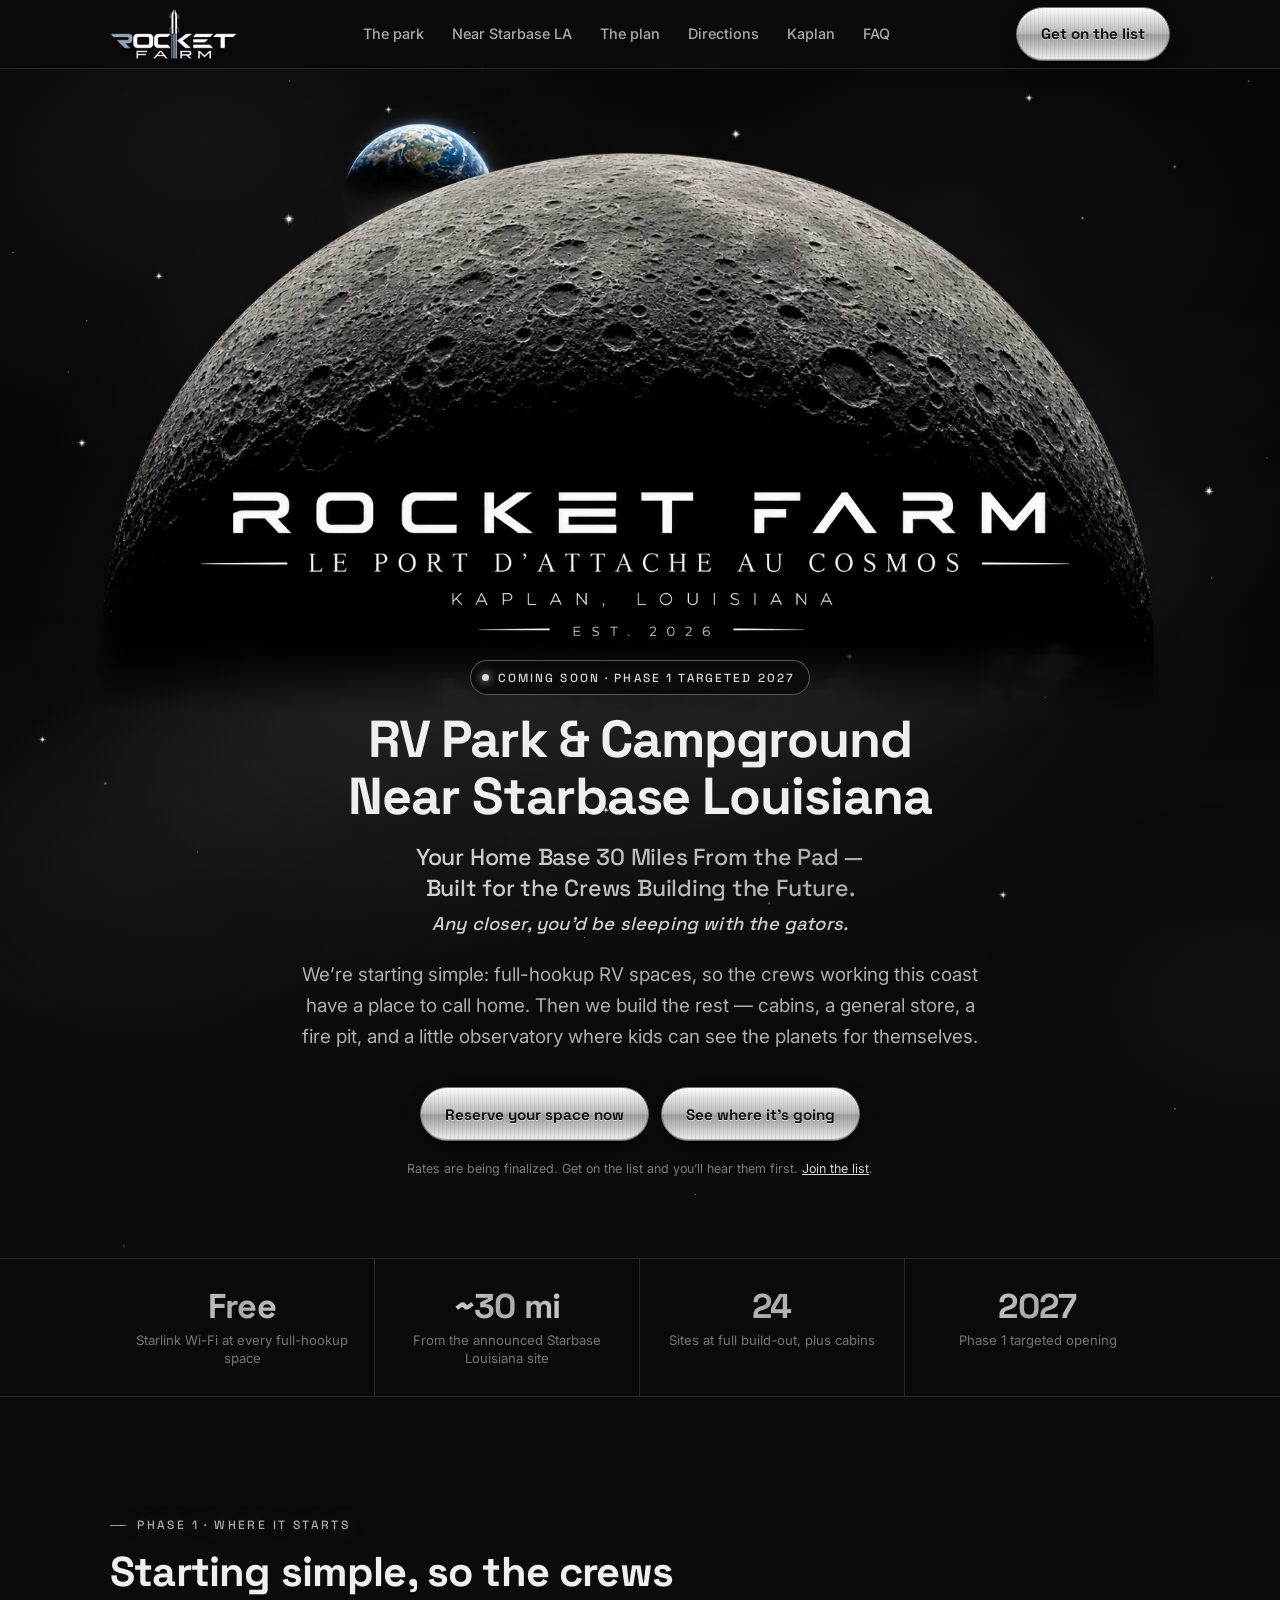
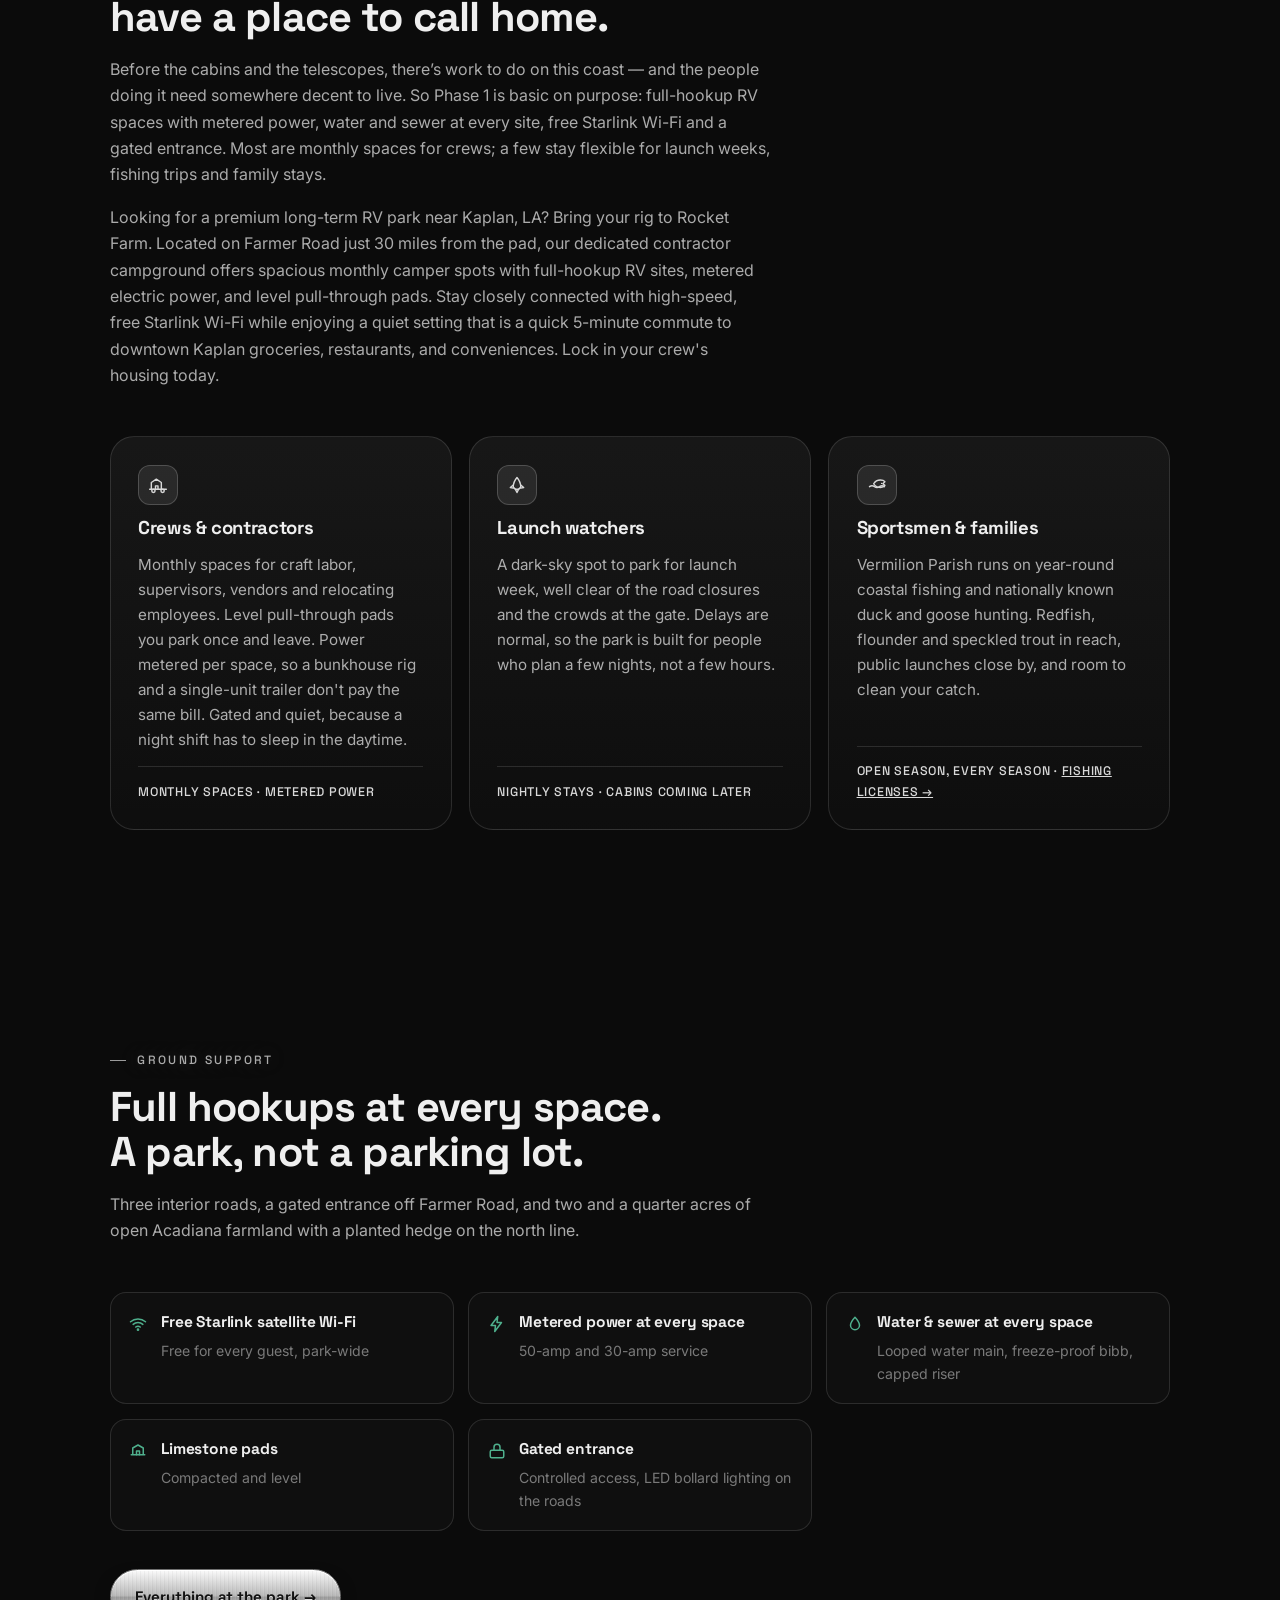
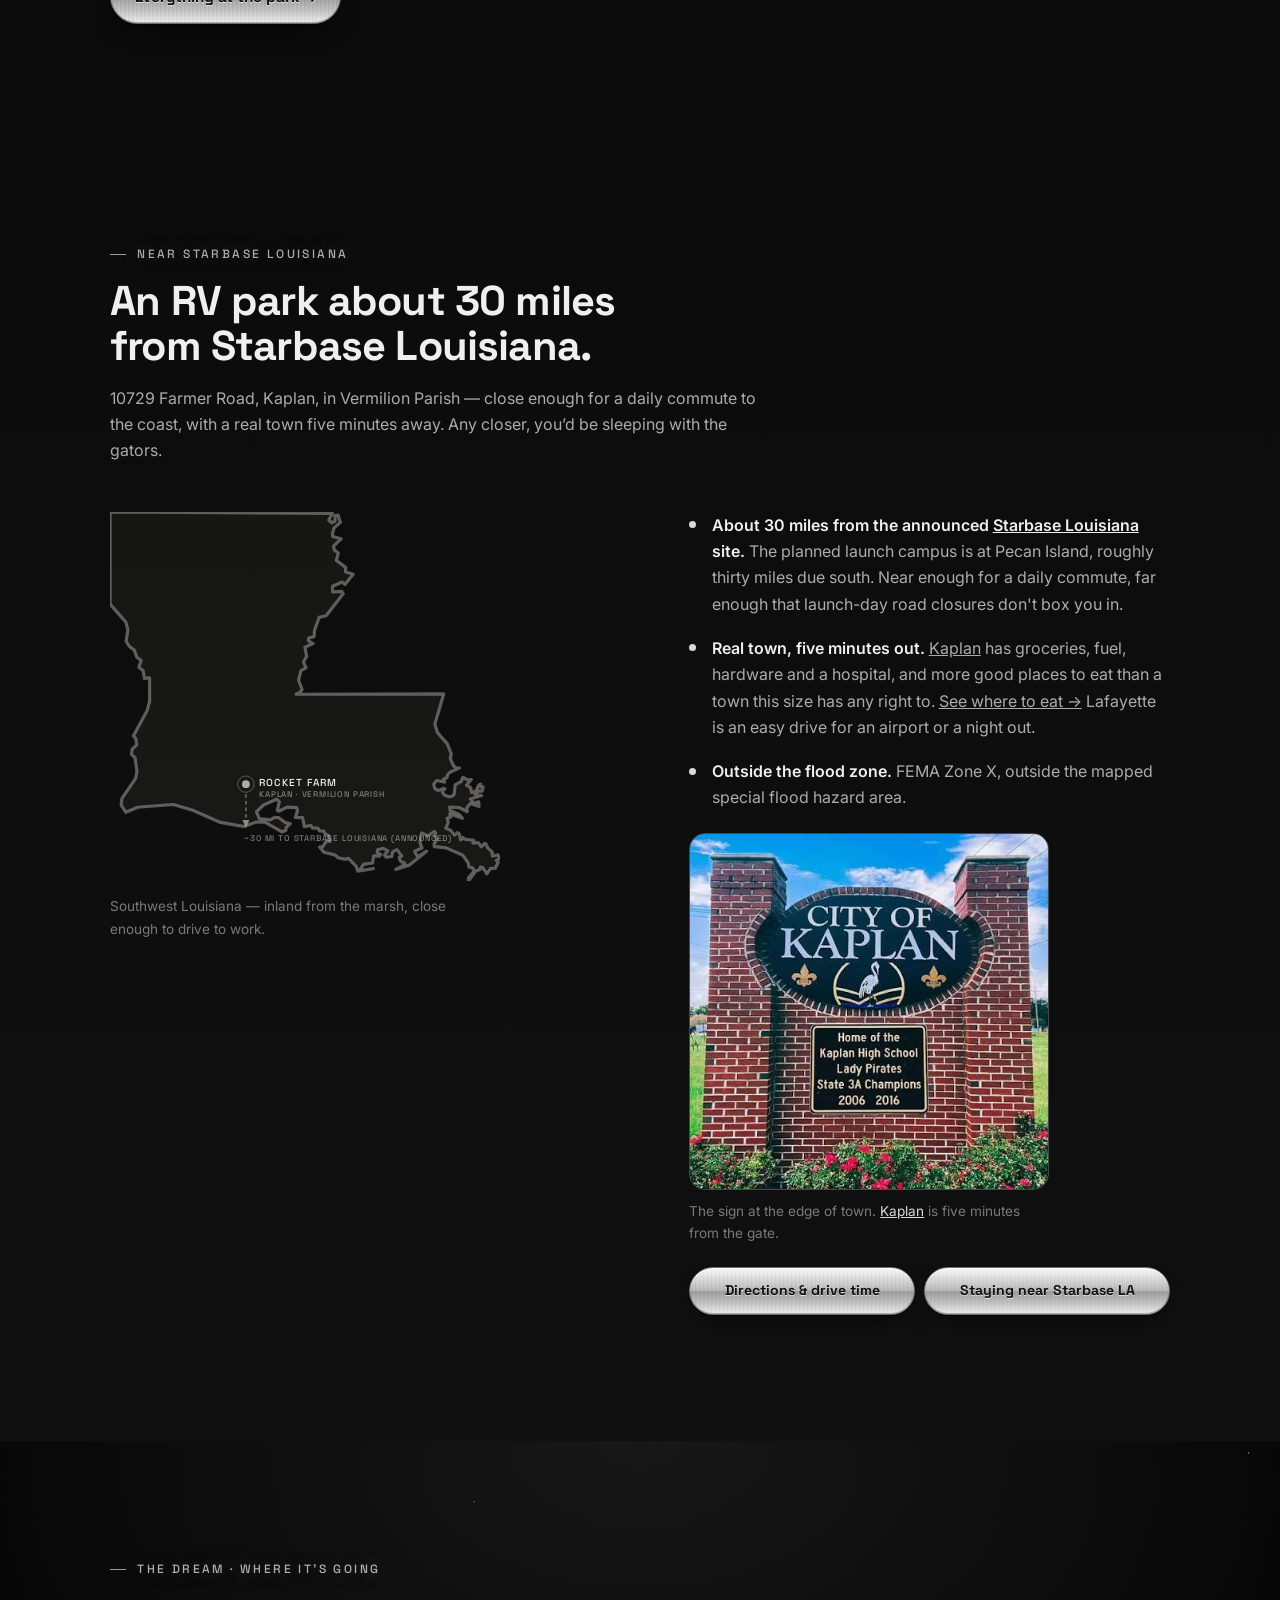
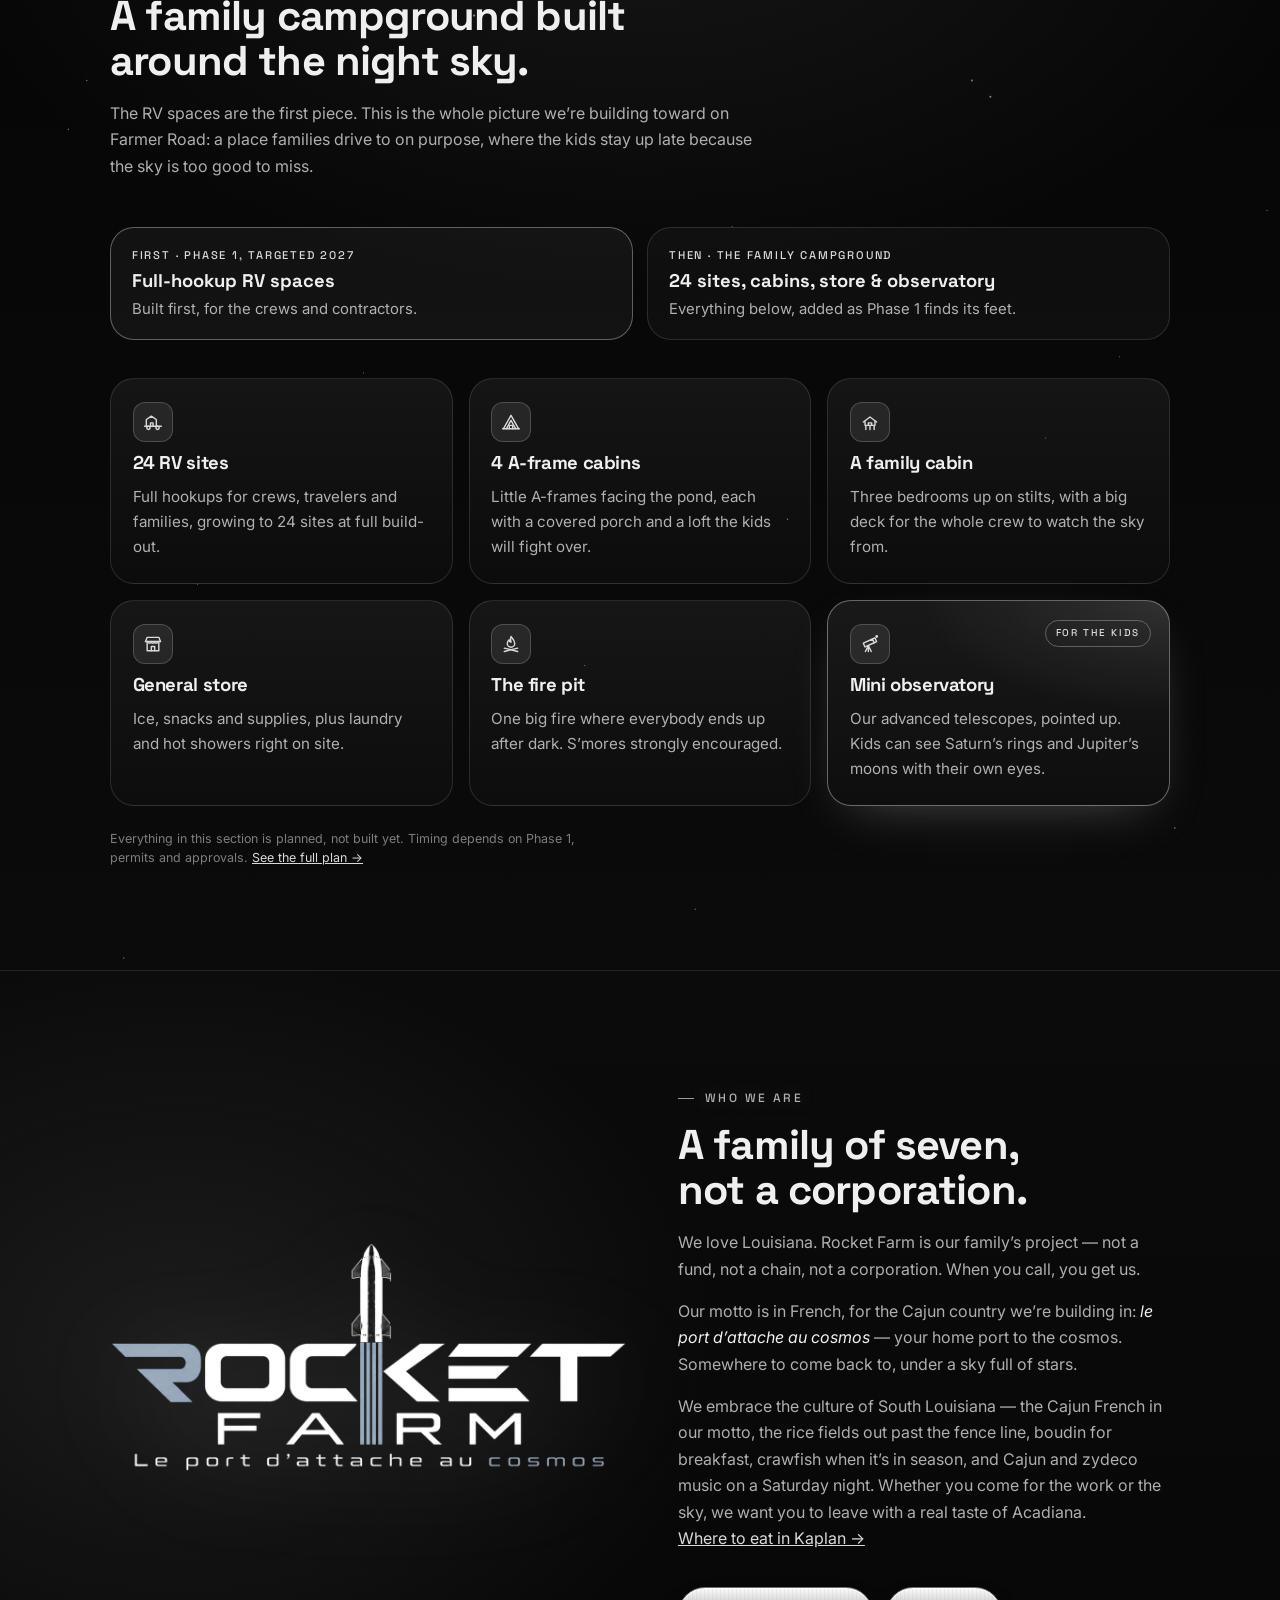
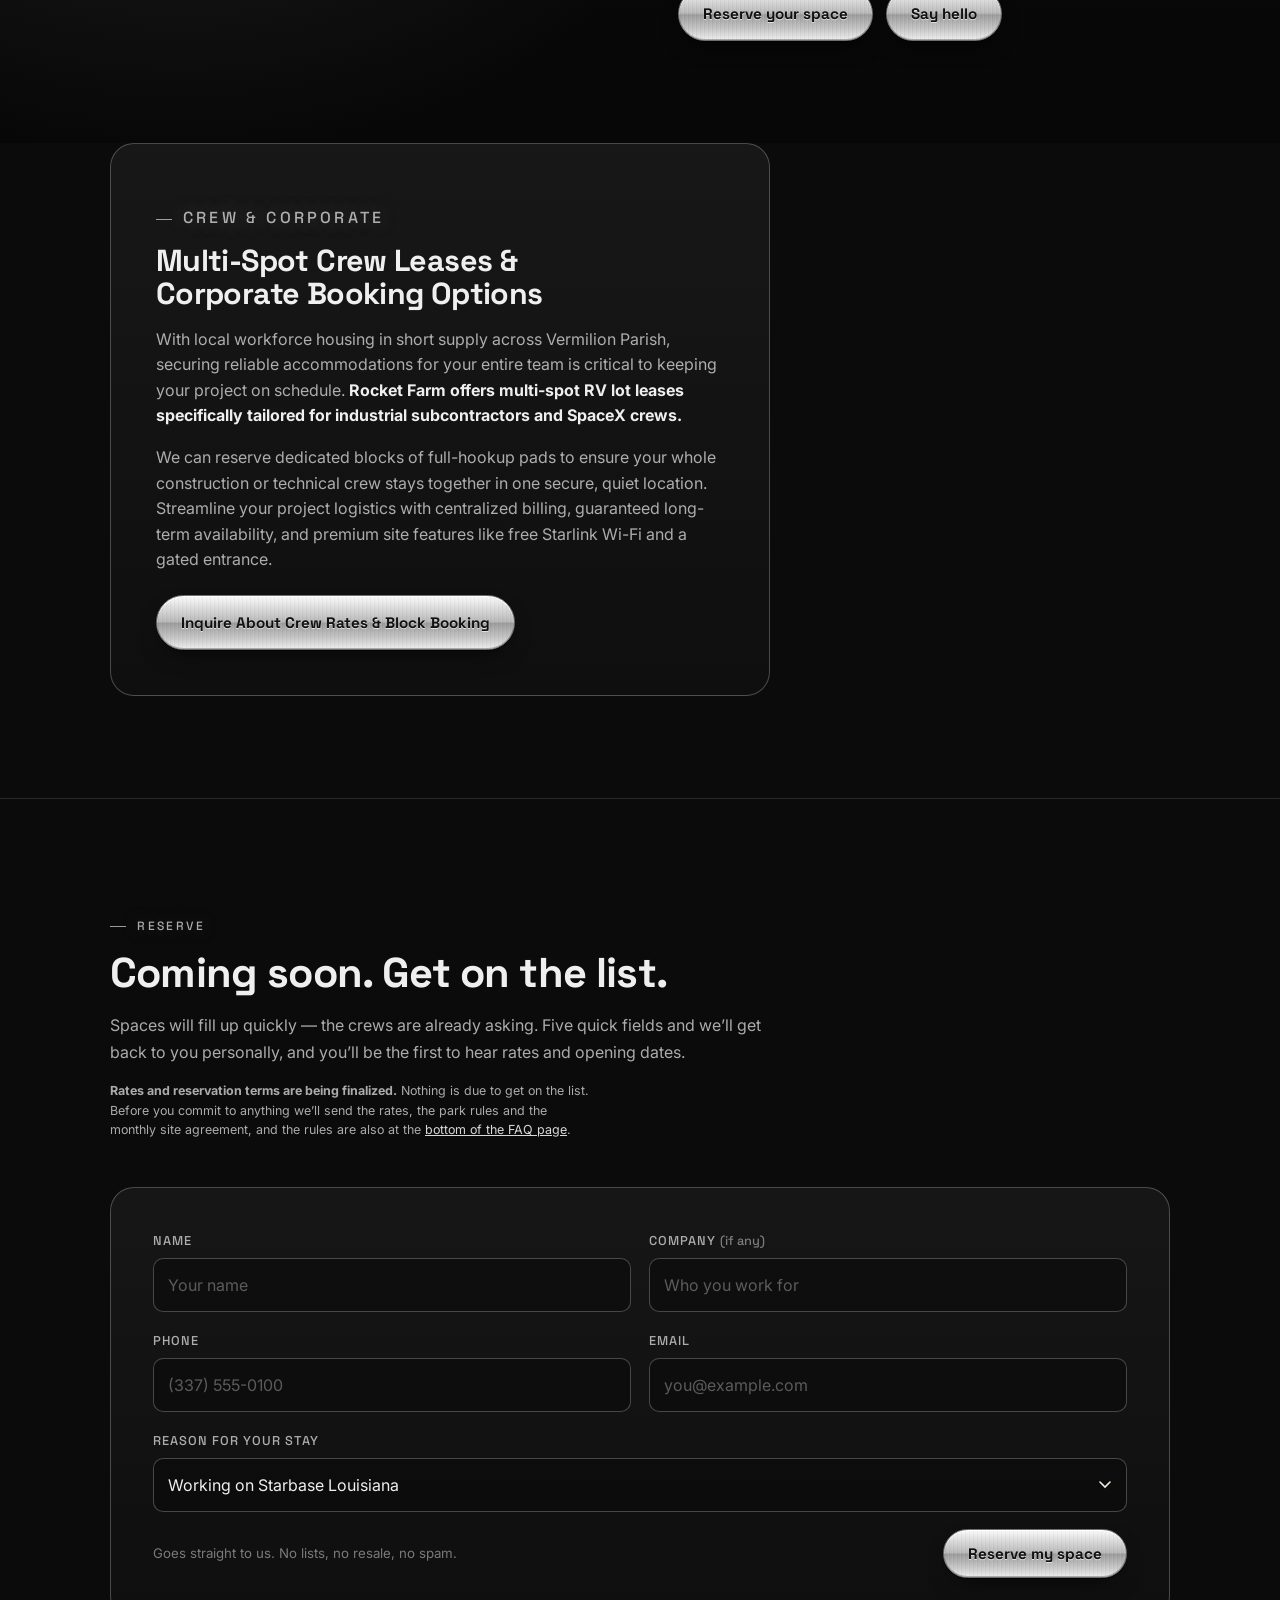
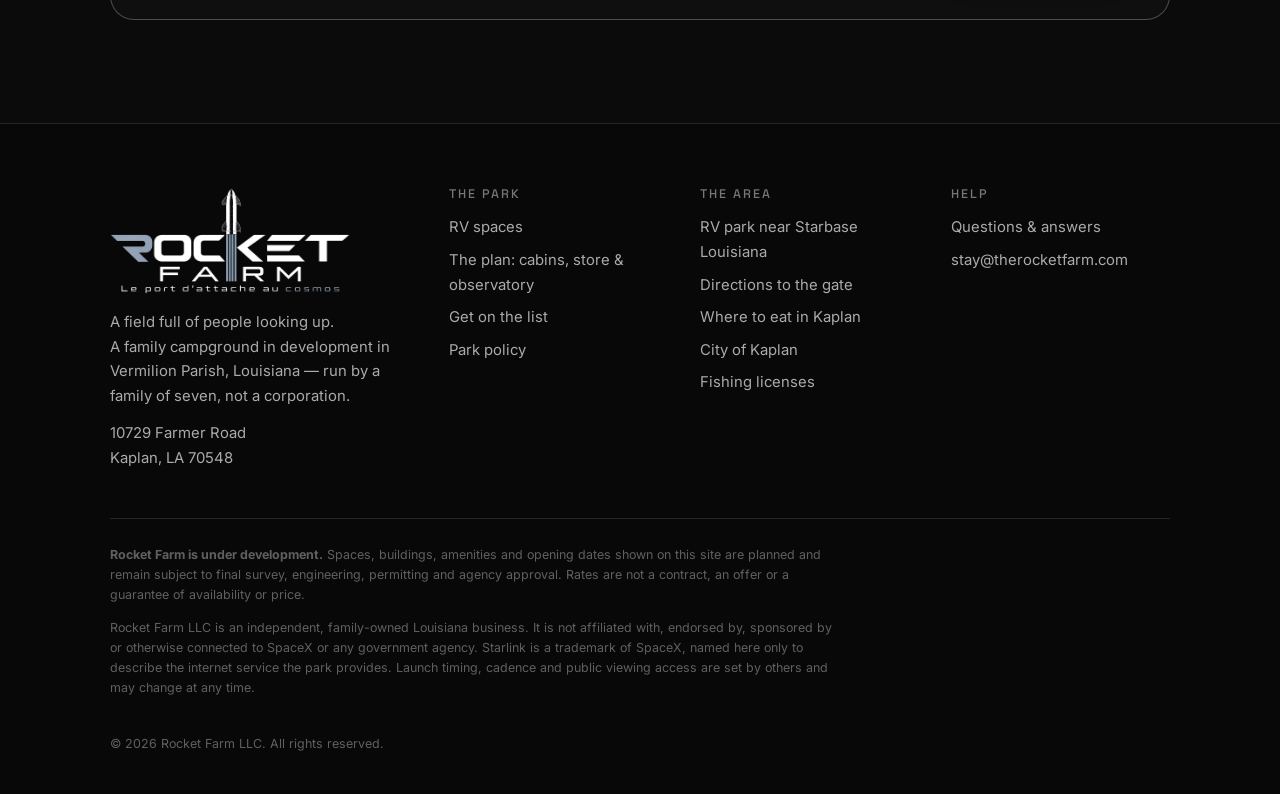
<file: index.html>
<!DOCTYPE html>
<html lang="en">
<head>
<meta charset="utf-8">
<meta name="viewport" content="width=device-width, initial-scale=1">
<title>RV Park Near Starbase Louisiana | Rocket Farm, Kaplan LA</title>
<meta name="description" content="RV park and family campground in Kaplan, LA, about 30 miles from Starbase Louisiana: full hookups, Starlink Wi-Fi, monthly spaces for SpaceX crews.">
<meta name="theme-color" content="#0b0b0b">
<meta name="keywords" content="RV park near Starbase Louisiana, campground near Starbase Louisiana, RV park Pecan Island, RV park Kaplan LA, Vermilion Parish campground, SpaceX contractor RV park, monthly RV spaces Kaplan">
<meta name="robots" content="index, follow, max-image-preview:large, max-snippet:-1">
<meta name="geo.placename" content="Kaplan, Vermilion Parish, Louisiana">
<meta name="geo.region" content="US-LA">
<link rel="canonical" href="https://therocketfarm.com/">
<meta property="og:type" content="website">
<meta property="og:url" content="https://therocketfarm.com/">
<meta property="og:title" content="RV Park Near Starbase Louisiana | Rocket Farm, Kaplan LA">
<meta property="og:description" content="RV park and family campground in Kaplan, LA, about 30 miles from Starbase Louisiana: full hookups, Starlink Wi-Fi, monthly spaces for SpaceX crews.">
<meta property="og:site_name" content="Rocket Farm">
<meta property="og:image" content="https://therocketfarm.com/og.png">
<meta property="og:image:width" content="1200">
<meta property="og:image:height" content="630">
<meta property="og:image:alt" content="Rocket Farm RV Park for SpaceX Contractors in Kaplan Louisiana">
<meta property="og:locale" content="en_US">
<meta name="twitter:card" content="summary_large_image">
<meta name="twitter:title" content="RV Park Near Starbase Louisiana | Rocket Farm, Kaplan LA">
<meta name="twitter:description" content="RV park and family campground in Kaplan, LA, about 30 miles from Starbase Louisiana: full hookups, Starlink Wi-Fi, monthly spaces for SpaceX crews.">
<meta name="twitter:image" content="https://therocketfarm.com/og.png">
<link rel="icon" href="data:image/svg+xml,%3Csvg xmlns='http://www.w3.org/2000/svg' viewBox='0 0 100 100'%3E%3Crect width='100' height='100' rx='22' fill='%230b0b0b'/%3E%3Cpath d='M50 18c9 10 13 22 13 34l-7 6H44l-7-6c0-12 4-24 13-34z' fill='%23d9d9d9'/%3E%3Cpath d='M44 62h12l-6 20-6-20z' fill='%23a3a3a3'/%3E%3C/svg%3E">
<link rel="apple-touch-icon" href="/img/apple-touch-icon.png">
<link rel="preconnect" href="https://fonts.googleapis.com">
<link rel="preconnect" href="https://fonts.gstatic.com" crossorigin>
<!-- Fonts must not block first paint on a phone: fetched as a preload and
     promoted to a stylesheet on load, with a plain link for no-JS. The
     fallback stack renders immediately either way. -->
<link rel="preload" as="style" href="https://fonts.googleapis.com/css2?family=Space+Grotesk:wght@500;700&family=Inter:wght@400;500;600&display=swap">
<link rel="stylesheet" media="print" onload="this.media='all';this.onload=null" href="https://fonts.googleapis.com/css2?family=Space+Grotesk:wght@500;700&family=Inter:wght@400;500;600&display=swap">
<noscript><link rel="stylesheet" href="https://fonts.googleapis.com/css2?family=Space+Grotesk:wght@500;700&family=Inter:wght@400;500;600&display=swap"></noscript>
<link rel="stylesheet" href="/assets/site.css">
<script>document.documentElement.classList.add('js');</script>
<script>
/* Day sky 6am-5pm Central, night otherwise. ?sky=day|night previews; the
   header toggle stores a choice for this browser. */
(function(){try{
  var q=new URLSearchParams(location.search).get('sky');
  var pref=q||localStorage.getItem('rf-theme');
  var h=parseInt(new Intl.DateTimeFormat('en-US',{timeZone:'America/Chicago',hour:'numeric',hourCycle:'h23'}).format(new Date()),10)%24;
  var day=false;
  document.documentElement.setAttribute('data-theme',day?'day':'night');
}catch(e){document.documentElement.setAttribute('data-theme','night')}})();
</script>
<script type="application/ld+json">
{
 "@context": "https://schema.org",
 "@type": "WebSite",
 "name": "Rocket Farm",
 "url": "https://therocketfarm.com/",
 "@id": "https://therocketfarm.com/#website",
 "inLanguage": "en-US",
 "publisher": {
  "@id": "https://therocketfarm.com/#campground"
 }
}
</script>
<script type="application/ld+json">
{
 "@context": "https://schema.org",
 "@type": "Campground",
 "name": "Rocket Farm",
 "url": "https://therocketfarm.com/",
 "image": [
  "https://therocketfarm.com/og.png"
 ],
 "description": "A full-hookup RV park and family campground in development in Kaplan, Louisiana, about thirty miles north of the announced Starbase Louisiana launch site at Pecan Island in Vermilion Parish.",
 "slogan": "Stay. Watch. Explore.",
 "address": {
  "@type": "PostalAddress",
  "streetAddress": "10729 Farmer Road",
  "addressLocality": "Kaplan",
  "addressRegion": "LA",
  "postalCode": "70548",
  "addressCountry": "US"
 },
 "email": "stay@therocketfarm.com",
 "@id": "https://therocketfarm.com/#campground",
 "areaServed": [
  {
   "@type": "AdministrativeArea",
   "name": "Vermilion Parish, Louisiana"
  },
  {
   "@type": "City",
   "name": "Kaplan, Louisiana"
  },
  {
   "@type": "City",
   "name": "Abbeville, Louisiana"
  },
  {
   "@type": "City",
   "name": "Lafayette, Louisiana"
  },
  {
   "@type": "Place",
   "name": "Pecan Island, Louisiana"
  }
 ],
 "knowsAbout": [
  "full hookup RV sites",
  "monthly RV spaces",
  "long-term RV stays",
  "RV park with free Wi-Fi",
  "workforce RV housing for Starbase Louisiana crews",
  "RV park near Starbase Louisiana",
  "campground near Starbase Louisiana",
  "launch viewing"
 ],
 "currenciesAccepted": "USD",
 "isAccessibleForFree": false,
 "amenityFeature": [
  {
   "@type": "LocationFeatureSpecification",
   "name": "Full hookups (water, sewer, metered electric)",
   "value": true
  },
  {
   "@type": "LocationFeatureSpecification",
   "name": "Free Wi-Fi (Starlink satellite internet)",
   "value": true
  },
  {
   "@type": "LocationFeatureSpecification",
   "name": "Pull-through sites",
   "value": true
  },
  {
   "@type": "LocationFeatureSpecification",
   "name": "50-amp service",
   "value": true
  },
  {
   "@type": "LocationFeatureSpecification",
   "name": "30-amp service",
   "value": true
  },
  {
   "@type": "LocationFeatureSpecification",
   "name": "Gated entrance",
   "value": true
  },
  {
   "@type": "LocationFeatureSpecification",
   "name": "Monthly stays available",
   "value": true
  }
 ],
 "logo": "https://therocketfarm.com/img/apple-touch-icon.png",
 "hasMap": "https://www.google.com/maps/search/?api=1&query=10729%20Farmer%20Road%2C%20Kaplan%2C%20LA%2070548",
 "petsAllowed": true,
 "publicAccess": false,
 "availableLanguage": "en"
}
</script>
</head>
<body>
<a class="skip" href="#main">Skip to content</a>
<div class="deepspace" aria-hidden="true"></div>

<!-- header -->
<header id="site-header">
  <nav class="wrap nav" aria-label="Primary">
    <a class="wordmark" href="/" aria-label="Rocket Farm home">
      <img class="brand-logo" src="/img/logo-mark.webp" width="380" height="150" alt="Rocket Farm RV Park for SpaceX Contractors in Kaplan Louisiana" decoding="async">
    </a>
    <div class="nav-links" id="nav-links">
      <a href="/spaces/">The park</a>
      <a href="/starbase-louisiana/">Near Starbase LA</a>
      <a href="/plan/">The plan</a>
      <a href="/directions/">Directions</a>
      <a href="/kaplan/">Kaplan</a>
      <a href="/faq/">FAQ</a>
    </div>
    <button class="nav-toggle" type="button" aria-expanded="false" aria-controls="nav-links" aria-label="Open menu">
      <svg class="bars" viewBox="0 0 24 24" aria-hidden="true"><path d="M4 7h16M4 12h16M4 17h16"/></svg>
      <svg class="x" viewBox="0 0 24 24" aria-hidden="true"><path d="M6 6l12 12M18 6L6 18"/></svg>
    </button>
    <a class="btn btn-primary" href="#reserve">
      <span class="cta-long">Get on the list</span><span class="cta-short">Join</span>
    </a>
  </nav>
</header>
<!-- /header -->

<main id="main">
<section class="hero hero-moon force-night" id="top">
    <div class="sky" aria-hidden="true"></div>
    <div class="stars" aria-hidden="true"></div>
    <div class="stars2" aria-hidden="true"></div>
    <div class="stars3" aria-hidden="true"></div>
    <div class="stars4" aria-hidden="true"></div>
    <div class="bstar s1" aria-hidden="true"></div><div class="bstar s2" aria-hidden="true"></div>
    <div class="bstar s3" aria-hidden="true"></div><div class="bstar s4" aria-hidden="true"></div>
    <div class="bstar s5" aria-hidden="true"></div><div class="bstar s6 warm" aria-hidden="true"></div>
    <div class="bstar s7 deep" aria-hidden="true"></div><div class="bstar s8 cool" aria-hidden="true"></div>
    <div class="bstar s9 warm deep" aria-hidden="true"></div><div class="bstar s10" aria-hidden="true"></div>
    <div class="bstar s11 cool deep" aria-hidden="true"></div><div class="bstar s12 warm" aria-hidden="true"></div>
    <div class="milky" aria-hidden="true"></div>
    <div class="meteor m1" aria-hidden="true"></div>
    <div class="meteor m2" aria-hidden="true"></div>
    <div class="meteor m3" aria-hidden="true"></div>
    <div class="meteor m4" aria-hidden="true"></div>
    <div class="meteor m5" aria-hidden="true"></div>
    <div class="nebula" aria-hidden="true"></div>
    <div class="bstar s13 cool" aria-hidden="true"></div><div class="bstar s14 deep" aria-hidden="true"></div>
    <div class="bstar s15 warm" aria-hidden="true"></div><div class="bstar s16 cool deep" aria-hidden="true"></div>
    <div class="bstar s17" aria-hidden="true"></div><div class="bstar s18 warm deep" aria-hidden="true"></div>
    <!-- a satellite train crossing the top of the sky, and one lone bird
         blinking its way over the right half -->
    <div class="sat-train" aria-hidden="true"><i></i><i></i><i></i><i></i><i></i><i></i><i></i></div>
    <div class="sat-one" aria-hidden="true"></div>
    <div class="ufo" aria-hidden="true">
      <svg viewBox="0 0 140 56">
        <defs>
          <linearGradient id="ufoDisc" x1="0" y1="0" x2="0" y2="1">
            <stop offset="0" stop-color="#f7f7f7"/><stop offset=".55" stop-color="#c3c3c3"/><stop offset="1" stop-color="#767676"/>
          </linearGradient>
          <linearGradient id="ufoDome" x1="0" y1="0" x2="0" y2="1">
            <stop offset="0" stop-color="#ffffff"/><stop offset="1" stop-color="#b5b5b5"/>
          </linearGradient>
          <radialGradient id="ufoUnder" cx=".5" cy=".2" r=".6">
            <stop offset="0" stop-color="#e2e2e2" stop-opacity=".9"/><stop offset="1" stop-color="#b2b2b2" stop-opacity="0"/>
          </radialGradient>
        </defs>
        <ellipse class="ufo-glow" cx="70" cy="40" rx="46" ry="12" fill="url(#ufoUnder)"/>
        <ellipse cx="70" cy="18" rx="22" ry="12" fill="url(#ufoDome)"/>
        <ellipse cx="70" cy="30" rx="66" ry="12" fill="url(#ufoDisc)"/>
        <ellipse cx="70" cy="31" rx="66" ry="4" fill="rgba(255,255,255,.25)"/>
        <ellipse cx="70" cy="42" rx="24" ry="5" fill="#979797"/>
        <g class="ufo-lights">
          <circle cx="12" cy="31" r="1.9"/><circle cx="26" cy="35" r="1.9"/><circle cx="41" cy="38" r="1.9"/><circle cx="56" cy="40" r="1.9"/>
          <circle cx="84" cy="40" r="1.9"/><circle cx="99" cy="38" r="1.9"/><circle cx="114" cy="35" r="1.9"/><circle cx="128" cy="31" r="1.9"/>
        </g>
      </svg>
    </div>

    <div class="moon-stage">
      <img class="moon-art" src="/img/rocket-farm-moon.webp"
           srcset="/img/rocket-farm-moon-900.webp 900w, /img/rocket-farm-moon.webp 1536w"
           sizes="(max-width: 760px) 128vw, min(1120px, 100vw)"
           width="1536" height="855" fetchpriority="high" decoding="async"
           alt="Rocket Farm, le port d&rsquo;attache au cosmos. Kaplan, Louisiana, established 2026, lettered across the Moon with the Earth rising over its edge.">
    </div>

    <div class="wrap">
     <div class="hero-copy hero-copy-moon">
      <p class="soon"><span class="soon-dot" aria-hidden="true"></span><span class="soon-long">Coming soon &middot; Phase 1 targeted 2027</span><span class="soon-short">Coming soon &middot; 2027</span></p>
      <h1>RV Park &amp; Campground Near Starbase Louisiana</h1>
      <h2 class="tagline">Your Home Base 30 Miles From the Pad — Built for the Crews Building the Future.</h2>
      <p class="gators">Any closer, you&rsquo;d be sleeping with the gators.</p>
      <p class="hero-intro">We&rsquo;re starting simple: full-hookup RV spaces, so the crews working this coast have a place to call home. Then we build the rest &mdash; cabins, a general store, a fire pit, and a little observatory where kids can see the planets for themselves.</p>
      <div class="hero-cta">
        <a class="btn btn-primary" href="#reserve">Reserve your space now</a>
        <a class="btn btn-ghost" href="#dream">See where it&rsquo;s going</a>
      </div>
      <p class="fine hero-fine">Rates are being finalized. Get on the list and you&rsquo;ll hear them first. <a href="#reserve">Join the list</a>.</p>
     </div>
    </div>
  </section>

<section class="stats" aria-label="At a glance">
    <div class="wrap">
      <div class="stats-grid">
        <div class="stat"><div class="stat-num">Free</div><div class="stat-label">Starlink Wi-Fi at every full-hookup space</div></div>
        <div class="stat"><div class="stat-num">~30 mi</div><div class="stat-label">From the announced Starbase Louisiana site</div></div>
        <div class="stat"><div class="stat-num">24</div><div class="stat-label">Sites at full build-out, plus cabins</div></div>
        <div class="stat"><div class="stat-num">2027</div><div class="stat-label">Phase 1 targeted opening</div></div>
      </div>
    </div>
  </section>

<section class="band" id="who">
    <div class="wrap">
      <div class="head reveal">
        <p class="eyebrow">Phase 1 &middot; Where it starts</p>
        <h2>Starting simple, so the crews have a place to call home.</h2>
        <p>Before the cabins and the telescopes, there&rsquo;s work to do on this coast &mdash; and the people doing it need somewhere decent to live. So Phase 1 is basic on purpose: full-hookup RV spaces with metered power, water and sewer at every site, free Starlink Wi-Fi and a gated entrance. Most are monthly spaces for crews; a few stay flexible for launch weeks, fishing trips and family stays.</p>
        <p>Looking for a premium long-term RV park near Kaplan, LA? Bring your rig to Rocket Farm. Located on Farmer Road just 30 miles from the pad, our dedicated contractor campground offers spacious monthly camper spots with full-hookup RV sites, metered electric power, and level pull-through pads. Stay closely connected with high-speed, free Starlink Wi-Fi while enjoying a quiet setting that is a quick 5-minute commute to downtown Kaplan groceries, restaurants, and conveniences. Lock in your crew's housing today.</p>
      </div>

      <div class="cards reveal">
        <article class="card">
          <div class="card-icon" aria-hidden="true">
            <svg viewBox="0 0 24 24"><path d="M2 17h20M4 17V9l6-4 6 4v8M9 17v-4h3v4"/><circle cx="17.5" cy="19" r="2"/><circle cx="6.5" cy="19" r="2"/></svg>
          </div>
          <h3>Crews &amp; contractors</h3>
          <p>Monthly spaces for craft labor, supervisors, vendors and relocating employees. Level pull-through pads you park once and leave. Power metered per space, so a bunkhouse rig and a single-unit trailer don't pay the same bill. Gated and quiet, because a night shift has to sleep in the daytime.</p>
          <div class="note">Monthly spaces · metered power</div>
        </article>

        <article class="card">
          <div class="card-icon" aria-hidden="true">
            <svg viewBox="0 0 24 24"><path d="M12 3c3 3.5 4.5 7.5 4.5 11.5L14 17h-4l-2.5-2.5C7.5 10.5 9 6.5 12 3z"/><path d="M10 17l2 4 2-4"/><path d="M7.5 12L4 15l3.5.8M16.5 12L20 15l-3.5.8"/></svg>
          </div>
          <h3>Launch watchers</h3>
          <p>A dark-sky spot to park for launch week, well clear of the road closures and the crowds at the gate. Delays are normal, so the park is built for people who plan a few nights, not a few hours.</p>
          <div class="note">Nightly stays · cabins coming later</div>
        </article>

        <article class="card">
          <div class="card-icon" aria-hidden="true">
            <svg viewBox="0 0 24 24"><path d="M3 14c2-1.5 4-1.5 6 0s4 1.5 6 0 4-1.5 6 0"/><path d="M16 6c-3.5 0-6.5 2-8 4.5 1.5 2.5 4.5 4.5 8 4.5 2.5 0 4.5-1 5.5-2.5L19 10.5 21.5 8C20.5 6.8 18.5 6 16 6z"/><circle cx="17.5" cy="10" r=".8" fill="currentColor" stroke="none"/></svg>
          </div>
          <h3>Sportsmen &amp; families</h3>
          <p>Vermilion Parish runs on year-round coastal fishing and nationally known duck and goose hunting. Redfish, flounder and speckled trout in reach, public launches close by, and room to clean your catch.</p>
          <div class="note">Open season, every season &middot; <a href="https://louisianaoutdoors.com/licenses-and-permits" target="_blank" rel="noopener">Fishing licenses &rarr;</a></div>
        </article>
      </div>
    </div>
  </section>

  <!-- ============ AMENITIES (short) ============ -->
  <section class="band" id="park-brief">
    <div class="wrap">
      <div class="head reveal">
        <p class="eyebrow">Ground support</p>
        <h2>Full hookups at every space. A park, not a parking lot.</h2>
        <p>Three interior roads, a gated entrance off Farmer Road, and two and a quarter acres of open Acadiana farmland with a planted hedge on the north line.</p>
      </div>
      <div class="amenities reveal">
        <div class="amenity"><svg viewBox="0 0 24 24" aria-hidden="true"><path d="M2 9a15 15 0 0120 0M5.5 12.5a10 10 0 0113 0M9 16a5 5 0 016 0"/><circle cx="12" cy="19.5" r=".8"/></svg><div><strong>Free Starlink satellite Wi-Fi</strong><span>Free for every guest, park-wide</span></div></div>
        <div class="amenity"><svg viewBox="0 0 24 24" aria-hidden="true"><path d="M13 2L4 14h6l-1 8 9-12h-6l1-8z"/></svg><div><strong>Metered power at every space</strong><span>50-amp and 30-amp service</span></div></div>
        <div class="amenity"><svg viewBox="0 0 24 24" aria-hidden="true"><path d="M12 3s6 6.5 6 10.5A6 6 0 016 13.5C6 9.5 12 3 12 3z"/></svg><div><strong>Water &amp; sewer at every space</strong><span>Looped water main, freeze-proof bibb, capped riser</span></div></div>
        <div class="amenity"><svg viewBox="0 0 24 24" aria-hidden="true"><path d="M3 17h18M5 17V8l7-4 7 4v9"/><path d="M10 17v-5h4v5"/></svg><div><strong>Limestone pads</strong><span>Compacted and level</span></div></div>
        <div class="amenity"><svg viewBox="0 0 24 24" aria-hidden="true"><rect x="3" y="11" width="18" height="10" rx="2"/><path d="M8 11V7a4 4 0 018 0v4"/></svg><div><strong>Gated entrance</strong><span>Controlled access, LED bollard lighting on the roads</span></div></div>
      </div>
      <div class="more reveal">
        <a class="btn btn-ghost" href="/spaces/#park">Everything at the park &rarr;</a>
      </div>
    </div>
  </section>

  <!-- ============ LOCATION (short) ============ -->
  <section class="band band-alt" id="where">
    <div class="wrap">
      <div class="head reveal">
        <p class="eyebrow">Near Starbase Louisiana</p>
        <h2>An RV park about 30 miles from Starbase Louisiana.</h2>
        <p>10729 Farmer Road, Kaplan, in Vermilion Parish &mdash; close enough for a daily commute to the coast, with a real town five minutes away. Any closer, you&rsquo;d be sleeping with the gators.</p>
      </div>
      <div class="loc reveal">
        <figure class="la-map">
        <svg viewBox="0 0 1000 947" role="img"
             aria-label="Outline of Louisiana with Rocket Farm marked in Vermilion Parish, about thirty miles north of the planned launch site on the coast.">
          <path d="M0.0,75.5 L0.0,0.0 L570.6,3.5 L561.1,20.6 L568.7,27.6 L576.9,23.5 L576.8,9.0 L584.8,8.1 L590.8,26.7 L574.7,40.8 L570.9,54.0 L571.1,63.0 L592.7,68.7 L573.3,87.4 L575.5,97.6 L585.5,105.3 L580.5,124.0 L604.7,142.4 L603.5,153.1 L623.6,159.7 L602.6,186.0 L595.8,179.7 L570.9,190.3 L570.7,204.7 L594.3,203.7 L598.0,209.6 L554.3,265.9 L536.4,270.2 L524.6,303.0 L523.3,319.6 L509.3,323.3 L508.8,330.1 L520.9,337.2 L499.8,346.9 L504.3,370.2 L496.2,384.6 L502.6,399.7 L489.6,406.7 L483.7,431.4 L492.5,454.6 L487.6,462.5 L477.2,467.3 L855.7,466.6 L833.0,544.4 L840.1,566.2 L864.6,594.0 L875.2,620.0 L872.5,632.0 L879.6,648.3 L886.6,656.7 L896.1,656.7 L873.0,666.5 L865.6,673.5 L864.5,680.9 L855.2,685.2 L858.1,692.5 L837.8,688.5 L830.1,697.5 L832.7,708.8 L840.6,714.1 L855.8,708.1 L858.8,710.9 L852.8,713.4 L852.9,719.8 L859.1,726.5 L869.1,730.2 L878.5,728.1 L882.9,722.4 L884.8,699.8 L900.7,690.7 L904.6,680.2 L917.1,687.0 L926.3,685.9 L914.2,700.6 L924.9,706.9 L927.1,719.0 L937.6,716.3 L945.9,700.0 L950.4,698.0 L950.6,704.2 L956.9,704.8 L954.3,715.8 L944.6,715.9 L936.2,724.6 L953.3,727.0 L924.0,735.8 L934.3,747.0 L945.1,743.0 L946.4,754.9 L923.6,747.4 L915.2,758.3 L916.0,768.5 L895.0,757.8 L871.0,756.5 L872.3,765.4 L894.3,774.8 L903.9,785.4 L871.3,774.2 L873.0,782.8 L864.4,785.3 L867.5,795.6 L861.2,810.5 L874.1,816.7 L883.2,828.6 L891.3,822.1 L895.3,824.7 L899.3,840.5 L905.5,834.7 L909.4,838.9 L932.6,841.6 L930.6,849.0 L944.0,847.4 L952.4,858.2 L960.4,849.5 L964.5,851.3 L967.4,859.8 L980.3,872.0 L980.2,882.2 L994.4,878.8 L1000.0,888.2 L990.8,893.4 L995.4,899.0 L987.8,913.6 L976.0,913.9 L966.4,927.9 L955.3,911.7 L949.6,910.6 L948.7,916.4 L937.6,920.9 L918.5,947.2 L919.2,937.9 L933.8,920.6 L929.8,913.1 L919.7,909.8 L918.9,900.3 L904.4,880.1 L861.9,861.3 L831.5,857.8 L830.8,851.1 L838.3,838.8 L832.8,832.3 L835.0,822.6 L831.6,819.3 L815.2,830.6 L799.3,822.8 L794.6,845.8 L799.9,861.7 L781.7,869.8 L782.8,874.2 L787.8,881.6 L793.3,880.9 L811.6,869.6 L767.3,905.5 L732.7,916.5 L755.4,904.4 L755.3,900.1 L746.2,896.9 L741.8,889.4 L742.1,884.5 L748.0,882.5 L735.8,865.8 L724.9,871.4 L722.6,883.4 L708.1,885.3 L703.7,879.8 L712.4,868.9 L700.6,862.6 L686.3,866.0 L685.1,873.0 L693.9,878.0 L690.6,882.6 L676.1,881.5 L673.5,900.1 L650.3,903.7 L642.4,915.2 L650.1,918.5 L675.4,914.5 L635.4,920.8 L630.7,907.9 L611.2,888.1 L603.5,890.7 L584.9,886.5 L577.9,879.9 L548.2,872.6 L537.5,859.1 L545.6,857.9 L554.1,844.3 L564.3,844.3 L559.6,828.9 L552.3,826.5 L547.7,818.5 L536.9,817.5 L532.8,810.7 L520.1,810.6 L514.8,803.9 L498.2,806.9 L493.7,783.5 L474.8,783.3 L480.8,765.4 L478.0,758.1 L454.3,756.8 L433.2,767.2 L428.8,765.4 L434.0,743.1 L427.2,736.5 L394.0,751.2 L375.6,768.6 L383.0,786.0 L412.1,789.2 L420.5,783.4 L432.4,783.3 L449.9,796.5 L462.3,799.2 L451.7,809.4 L450.7,816.8 L440.6,820.2 L396.0,794.7 L373.7,795.3 L343.8,806.6 L283.0,796.0 L212.0,764.7 L161.9,750.0 L71.3,757.0 L40.7,770.1 L28.7,751.4 L30.2,734.8 L65.7,682.9 L69.0,664.4 L64.0,630.1 L55.0,621.4 L56.6,608.2 L68.4,597.0 L66.0,581.4 L60.1,573.9 L95.2,509.2 L101.6,484.6 L101.4,425.3 L88.1,426.8 L85.0,406.8 L73.7,397.9 L79.8,381.0 L68.9,372.5 L62.2,354.3 L48.6,343.6 L41.3,331.5 L45.7,301.7 L40.3,281.9 L0.1,236.0 L0.0,75.5 Z" fill="rgba(244,239,230,.045)"
                stroke="rgba(244,239,230,.34)" stroke-width="3.2"
                stroke-linejoin="round" vector-effect="non-scaling-stroke"/>
          <!-- indicative bearing south to the launch site: ~184 deg true, ~30 mi -->
          <path d="M348.5,723.8 L348.5,793.8" stroke="#adadad" stroke-width="3"
                stroke-dasharray="9 8" opacity=".75"/>
          <path d="M339.5,789.8 L348.5,809.8 L357.5,789.8 Z" fill="#adadad" opacity=".75"/>
          <circle cx="348.5" cy="697.8" r="21" fill="none" stroke="#adadad" stroke-width="2.5" opacity=".45"/>
          <circle cx="348.5" cy="697.8" r="10" fill="#adadad"/>
          <text class="la-lbl" x="382.5" y="703.8">ROCKET FARM</text>
          <text class="la-lbl dim" x="382.5" y="731.8">KAPLAN &middot; VERMILION PARISH</text>
          <text class="la-lbl dim" x="344.5" y="843.8">~30 MI TO STARBASE LOUISIANA (ANNOUNCED)</text>
        </svg>
        <figcaption>Southwest Louisiana — inland from the marsh, close enough to drive to work.</figcaption>
      </figure>
        <div>
          <ul class="loc-list">
            <li><b>About 30 miles from the announced <a href="https://www.spacex.com/sites/starbase-la" target="_blank" rel="noopener">Starbase Louisiana</a> site.</b> The planned launch campus is at Pecan Island, roughly thirty miles due south. Near enough for a daily commute, far enough that launch-day road closures don't box you in.</li>
            <li><b>Real town, five minutes out.</b> <a href="https://www.kaplanla.com/" target="_blank" rel="noopener">Kaplan</a> has groceries, fuel, hardware and a hospital, and more good places to eat than a town this size has any right to. <a href="/kaplan/">See where to eat &rarr;</a> Lafayette is an easy drive for an airport or a night out.</li>
            <li><b>Outside the flood zone.</b> FEMA Zone X, outside the mapped special flood hazard area.</li>
          </ul>
          <figure class="town-photo">
            <img src="/img/kaplan-sign.webp" width="449" height="445" loading="lazy" decoding="async" alt="City of Kaplan welcome sign: brick pillars around the city seal with a heron and fleur-de-lis, and a plaque reading Home of the Kaplan High School Lady Pirates, State 3A Champions 2006 and 2016.">
            <figcaption>The sign at the edge of town. <a href="https://www.kaplanla.com/" target="_blank" rel="noopener">Kaplan</a> is five minutes from the gate.</figcaption>
          </figure>
          <div class="dir-btns" style="margin-top:1.4rem">
            <a class="btn btn-primary" href="https://www.google.com/maps/dir/?api=1&amp;destination=10729+Farmer+Road%2C+Kaplan%2C+LA+70548" target="_blank" rel="noopener">Directions &amp; drive time</a>
            <a class="btn btn-ghost" href="/starbase-louisiana/">Staying near Starbase LA</a>
          </div>
        </div>
      </div>
    </div>
  </section>

  <!-- ============ THE DREAM ============ -->
  <section class="band dream force-night" id="dream" aria-labelledby="dream-title">
    <div class="stars" aria-hidden="true"></div>
    <div class="stars3" aria-hidden="true"></div>
    <div class="wrap">
      <div class="head reveal">
        <p class="eyebrow">The dream &middot; Where it&rsquo;s going</p>
        <h2 id="dream-title">A family campground built around the night sky.</h2>
        <p>The RV spaces are the first piece. This is the whole picture we&rsquo;re building toward on Farmer Road: a place families drive to on purpose, where the kids stay up late because the sky is too good to miss.</p>
      </div>

      <ol class="road reveal" aria-label="How Rocket Farm grows">
        <li><span class="road-when">First &middot; Phase 1, targeted 2027</span><b>Full-hookup RV spaces</b><span>Built first, for the crews and contractors.</span></li>
        <li><span class="road-when">Then &middot; the family campground</span><b>24 sites, cabins, store &amp; observatory</b><span>Everything below, added as Phase 1 finds its feet.</span></li>
      </ol>

      <div class="dream-grid reveal">
        <article class="dream-card">
          <div class="card-icon" aria-hidden="true"><svg viewBox="0 0 24 24"><path d="M2 17h20M4 17V9l6-4 6 4v8M9 17v-4h3v4"/><circle cx="17.5" cy="19" r="2"/><circle cx="6.5" cy="19" r="2"/></svg></div>
          <h3>24 RV sites</h3>
          <p>Full hookups for crews, travelers and families, growing to 24 sites at full build-out.</p>
        </article>
        <article class="dream-card">
          <div class="card-icon" aria-hidden="true"><svg viewBox="0 0 24 24"><path d="M3 20L12 4l9 16"/><path d="M6.5 20L12 10l5.5 10"/><path d="M10 20v-4h4v4"/><path d="M2 20h20"/></svg></div>
          <h3>4 A-frame cabins</h3>
          <p>Little A-frames facing the pond, each with a covered porch and a loft the kids will fight over.</p>
        </article>
        <article class="dream-card">
          <div class="card-icon" aria-hidden="true"><svg viewBox="0 0 24 24"><path d="M4 12l8-6 8 6"/><path d="M6 11v5h12v-5"/><path d="M10 16v-3h4v3"/><path d="M7 16v5M17 16v5M12 16v5"/></svg></div>
          <h3>A family cabin</h3>
          <p>Three bedrooms up on stilts, with a big deck for the whole crew to watch the sky from.</p>
        </article>
        <article class="dream-card">
          <div class="card-icon" aria-hidden="true"><svg viewBox="0 0 24 24"><path d="M3 9l2-5h14l2 5"/><path d="M3 9h18"/><path d="M5 9v11h14V9"/><path d="M10 20v-5h4v5"/><path d="M6 9c0 1.4 1 2 2 2s2-.6 2-2c0 1.4 1 2 2 2s2-.6 2-2c0 1.4 1 2 2 2s2-.6 2-2"/></svg></div>
          <h3>General store</h3>
          <p>Ice, snacks and supplies, plus laundry and hot showers right on site.</p>
        </article>
        <article class="dream-card">
          <div class="card-icon" aria-hidden="true"><svg viewBox="0 0 24 24"><path d="M12 3c2.5 3 4.5 4.8 4.5 8.3a4.5 4.5 0 0 1-9 0c0-2.1 1-3.4 2.2-4.5.1 1.8 1 2.9 2.3 3.1C11.5 7.6 11 5.3 12 3z"/><path d="M4 21l16-4M4 17l16 4"/></svg></div>
          <h3>The fire pit</h3>
          <p>One big fire where everybody ends up after dark. S&rsquo;mores strongly encouraged.</p>
        </article>
        <article class="dream-card star">
          <span class="tag">For the kids</span><div class="card-icon" aria-hidden="true"><svg viewBox="0 0 24 24"><path d="M4 11l11-5 2 4.5-11 5z"/><path d="M15 6l3-1.3 2 4.5-3 1.3"/><path d="M10 14l-3.5 7M10 14l3.5 7M10 14v7"/><circle cx="20" cy="3" r=".9"/></svg></div>
          <h3>Mini observatory</h3>
          <p>Our advanced telescopes, pointed up. Kids can see Saturn&rsquo;s rings and Jupiter&rsquo;s moons with their own eyes.</p>
        </article>
      </div>
      <p class="fine dream-fine">Everything in this section is planned, not built yet. Timing depends on Phase 1, permits and approvals. <a href="/plan/">See the full plan &rarr;</a></p>
    </div>
  </section>

  <!-- ============ WHO WE ARE ============ -->
  <section class="band family force-night" id="family" aria-labelledby="family-title">
    <div class="wrap family-wrap reveal">
      <div class="family-logo">
        <img src="/img/logo-full.webp" width="1100" height="488" loading="lazy" decoding="async"
             alt="Rocket Farm logo: a rocket climbing through the letters, over the motto Le port d&rsquo;attache au cosmos.">
      </div>
      <div class="family-copy">
        <p class="eyebrow">Who we are</p>
        <h2 id="family-title">A family of seven, not a corporation.</h2>
        <p>We love Louisiana. Rocket Farm is our family&rsquo;s project &mdash; not a fund, not a chain, not a corporation. When you call, you get us.</p>
        <p>Our motto is in French, for the Cajun country we&rsquo;re building in: <i lang="fr">le port d&rsquo;attache au cosmos</i> &mdash; your home port to the cosmos. Somewhere to come back to, under a sky full of stars.</p>
        <p>We embrace the culture of South Louisiana &mdash; the Cajun French in our motto, the rice fields out past the fence line, boudin for breakfast, crawfish when it&rsquo;s in season, and Cajun and zydeco music on a Saturday night. Whether you come for the work or the sky, we want you to leave with a real taste of Acadiana. <a href="/kaplan/">Where to eat in Kaplan &rarr;</a></p>
        <div class="hero-cta">
          <a class="btn btn-primary" href="#reserve">Reserve your space</a>
          <a class="btn btn-ghost" href="mailto:stay@therocketfarm.com">Say hello</a>
        </div>
      </div>
    </div>
  </section>

  <!-- CORPORATE & CREW LEASING SECTION -->
  <section class="band corp-band" id="corporate-bookings" aria-labelledby="corp-title">
    <div class="wrap">
      <div class="corp reveal">
        <p class="eyebrow">Crew &amp; corporate</p>
        <h3 id="corp-title">Multi-Spot Crew Leases &amp; Corporate Booking Options</h3>
        <p>With local workforce housing in short supply across Vermilion Parish, securing reliable accommodations for your entire team is critical to keeping your project on schedule. <strong>Rocket Farm offers multi-spot RV lot leases specifically tailored for industrial subcontractors and SpaceX crews.</strong></p>
        <p>We can reserve dedicated blocks of full-hookup pads to ensure your whole construction or technical crew stays together in one secure, quiet location. Streamline your project logistics with centralized billing, guaranteed long-term availability, and premium site features like free Starlink Wi-Fi and a gated entrance.</p>
        <div class="corp-cta">
          <a class="btn btn-primary" href="#reserve" id="contact" data-reason="Housing a crew for my company">Inquire About Crew Rates &amp; Block Booking</a>
        </div>
      </div>
    </div>
  </section>

<section class="band signup" id="reserve">
    <div class="wrap">
      <div class="head reveal">
        <p class="eyebrow">Reserve</p>
        <h2>Coming soon. Get on the list.</h2>
        <p>Spaces will fill up quickly &mdash; the crews are already asking. Five quick fields and we&rsquo;ll get back to you personally, and you&rsquo;ll be the first to hear rates and opening dates.</p>
        <p class="fine"><strong>Rates and reservation terms are being finalized.</strong> Nothing is due to get on the list. Before you commit to anything we&rsquo;ll send the rates, the park rules and the monthly site agreement, and the rules are also at the <a href="/faq/#rules">bottom of the FAQ page</a>.</p>
      </div>

      <div class="form-shell reveal">
        <!--
          ============================================================
          FORM SETUP — this form currently opens a pre-filled email.
          To collect submissions properly, pick ONE of these:

          1) Formspree (free tier, no server):
             - sign up at formspree.io, create a form, copy your ID
             - set:  <form id="waitlist-form" action="https://formspree.io/f/YOUR_ID" method="POST">
             - delete the form-handling block in the <script> at the bottom

          2) Netlify Forms (if you host on Netlify):
             - set:  <form id="waitlist-form" name="waitlist" method="POST" data-netlify="true">
             - delete the form-handling block in the <script> at the bottom

          Also: stay@therocketfarm.com must be a mailbox that actually
          receives mail, or waitlist submissions will go nowhere.
          ============================================================
        -->
        <form id="waitlist-form" novalidate>
          <div class="row row-2">
            <div class="field">
              <label for="name">Name</label>
              <input id="name" name="name" type="text" autocomplete="name" placeholder="Your name" required>
            </div>
            <div class="field">
              <label for="company">Company <span style="text-transform:none;letter-spacing:0;color:var(--faint)">(if any)</span></label>
              <input id="company" name="company" type="text" autocomplete="organization" placeholder="Who you work for">
            </div>
          </div>

          <div class="row row-2">
            <div class="field">
              <label for="phone">Phone</label>
              <input id="phone" name="phone" type="tel" autocomplete="tel" inputmode="tel" placeholder="(337) 555-0100" required>
            </div>
            <div class="field">
              <label for="email">Email</label>
              <input id="email" name="email" type="email" autocomplete="email" placeholder="you@example.com" required>
            </div>
          </div>

          <div class="field">
            <label for="reason">Reason for your stay</label>
            <select id="reason" name="reason">
              <option>Working on Starbase Louisiana</option>
              <option>Other work in the area</option>
              <option>Housing a crew for my company</option>
              <option>Launch watching</option>
              <option>Fishing or hunting trip</option>
              <option>Something else</option>
            </select>
          </div>

          <div class="form-foot">
            <p class="privacy">Goes straight to us. No lists, no resale, no spam.</p>
            <button class="btn btn-primary" type="submit">Reserve my space</button>
          </div>
        </form>
        <!-- Set PAY_LINK in the script below to a Stripe Payment Link (or Square /
             PayPal) and this button appears so a deposit can be paid on the spot. -->
        <p class="pay-row" id="pay-row" hidden>
          <a class="btn btn-ghost" id="pay-link" href="#" target="_blank" rel="noopener">Pay your deposit</a>
        </p>

        <div class="form-msg" id="form-msg" role="status" aria-live="polite"></div>
      </div>
    </div>
  </section>
</main>

<!-- footer -->
<footer>
  <div class="wrap">
    <div class="foot-top foot-4">
      <div class="foot-col">
        <a class="foot-brand" href="/" aria-label="Rocket Farm home">
          <img class="foot-logo" src="/img/logo-full.webp" width="1100" height="488" loading="lazy" decoding="async" alt="Rocket Farm, le port d&rsquo;attache au cosmos">
        </a>
        <p>A field full of people looking up.<br>A family campground in development in Vermilion Parish, Louisiana &mdash; run by a family of seven, not a corporation.</p>
        <p style="margin-top:.8rem">10729 Farmer Road<br>Kaplan, LA 70548</p>
      </div>

      <div class="foot-col">
        <h3>The park</h3>
        <a href="/spaces/">RV spaces</a>
        <a href="/plan/">The plan: cabins, store &amp; observatory</a>
        <a href="#reserve">Get on the list</a>
        <a href="/faq/#rules">Park policy</a>
      </div>

      <div class="foot-col">
        <h3>The area</h3>
        <a href="/starbase-louisiana/">RV park near Starbase Louisiana</a>
        <a href="/directions/">Directions to the gate</a>
        <a href="/kaplan/">Where to eat in Kaplan</a>
        <a href="https://www.kaplanla.com/" target="_blank" rel="noopener">City of Kaplan</a>
        <a href="https://louisianaoutdoors.com/licenses-and-permits" target="_blank" rel="noopener">Fishing licenses</a>
      </div>

      <div class="foot-col">
        <h3>Help</h3>
        <a href="/faq/">Questions &amp; answers</a>
        <a href="mailto:stay@therocketfarm.com">stay@therocketfarm.com</a>
      </div>
    </div>

    <div class="disclaimer">
      <p><strong>Rocket Farm is under development.</strong> Spaces, buildings, amenities and opening dates shown on this site are planned and remain subject to final survey, engineering, permitting and agency approval. Rates are not a contract, an offer or a guarantee of availability or price.</p>
      <p>Rocket Farm LLC is an independent, family-owned Louisiana business. It is not affiliated with, endorsed by, sponsored by or otherwise connected to SpaceX or any government agency. Starlink is a trademark of SpaceX, named here only to describe the internet service the park provides. Launch timing, cadence and public viewing access are set by others and may change at any time.</p>
      <p class="copyright">© <span id="year">2026</span> Rocket Farm LLC. All rights reserved.</p>
    </div>
  </div>
</footer>
<!-- /footer -->

<script src="/assets/site.js" defer></script>
</body>
</html>
</file>
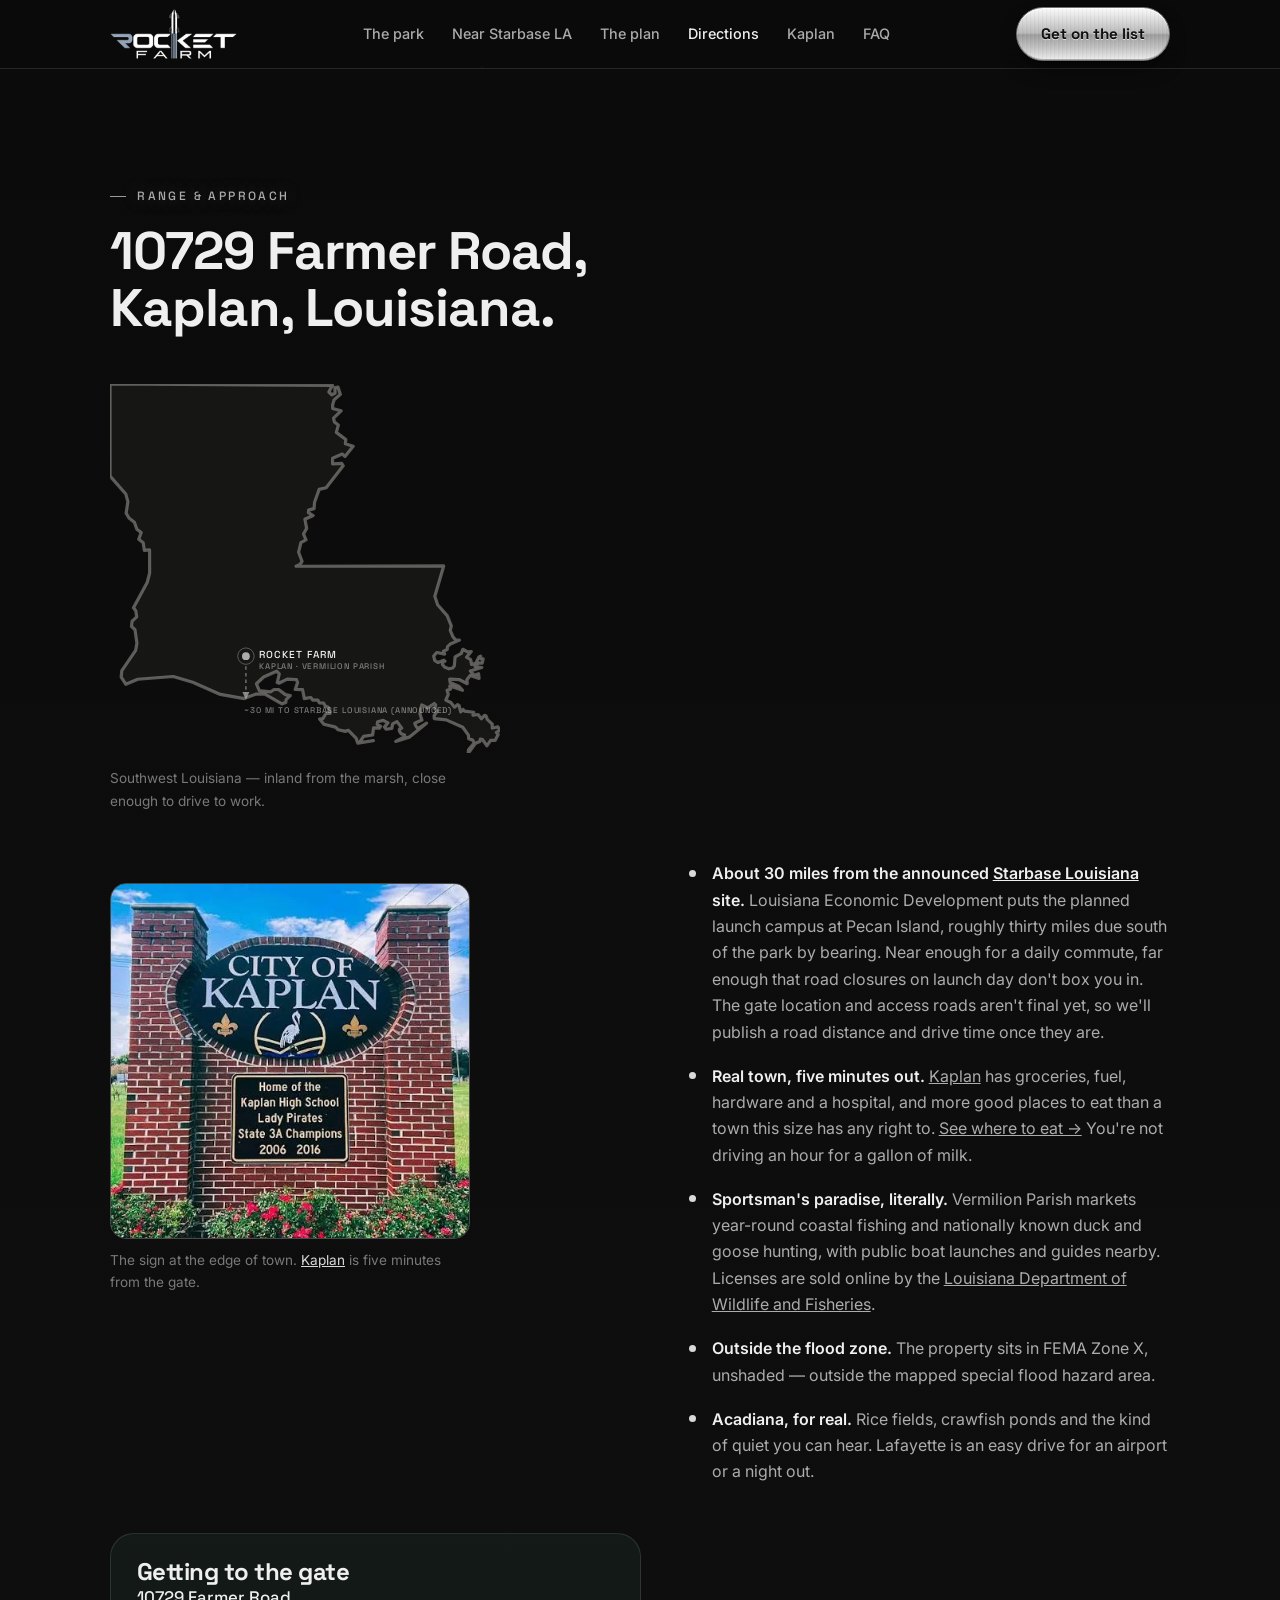
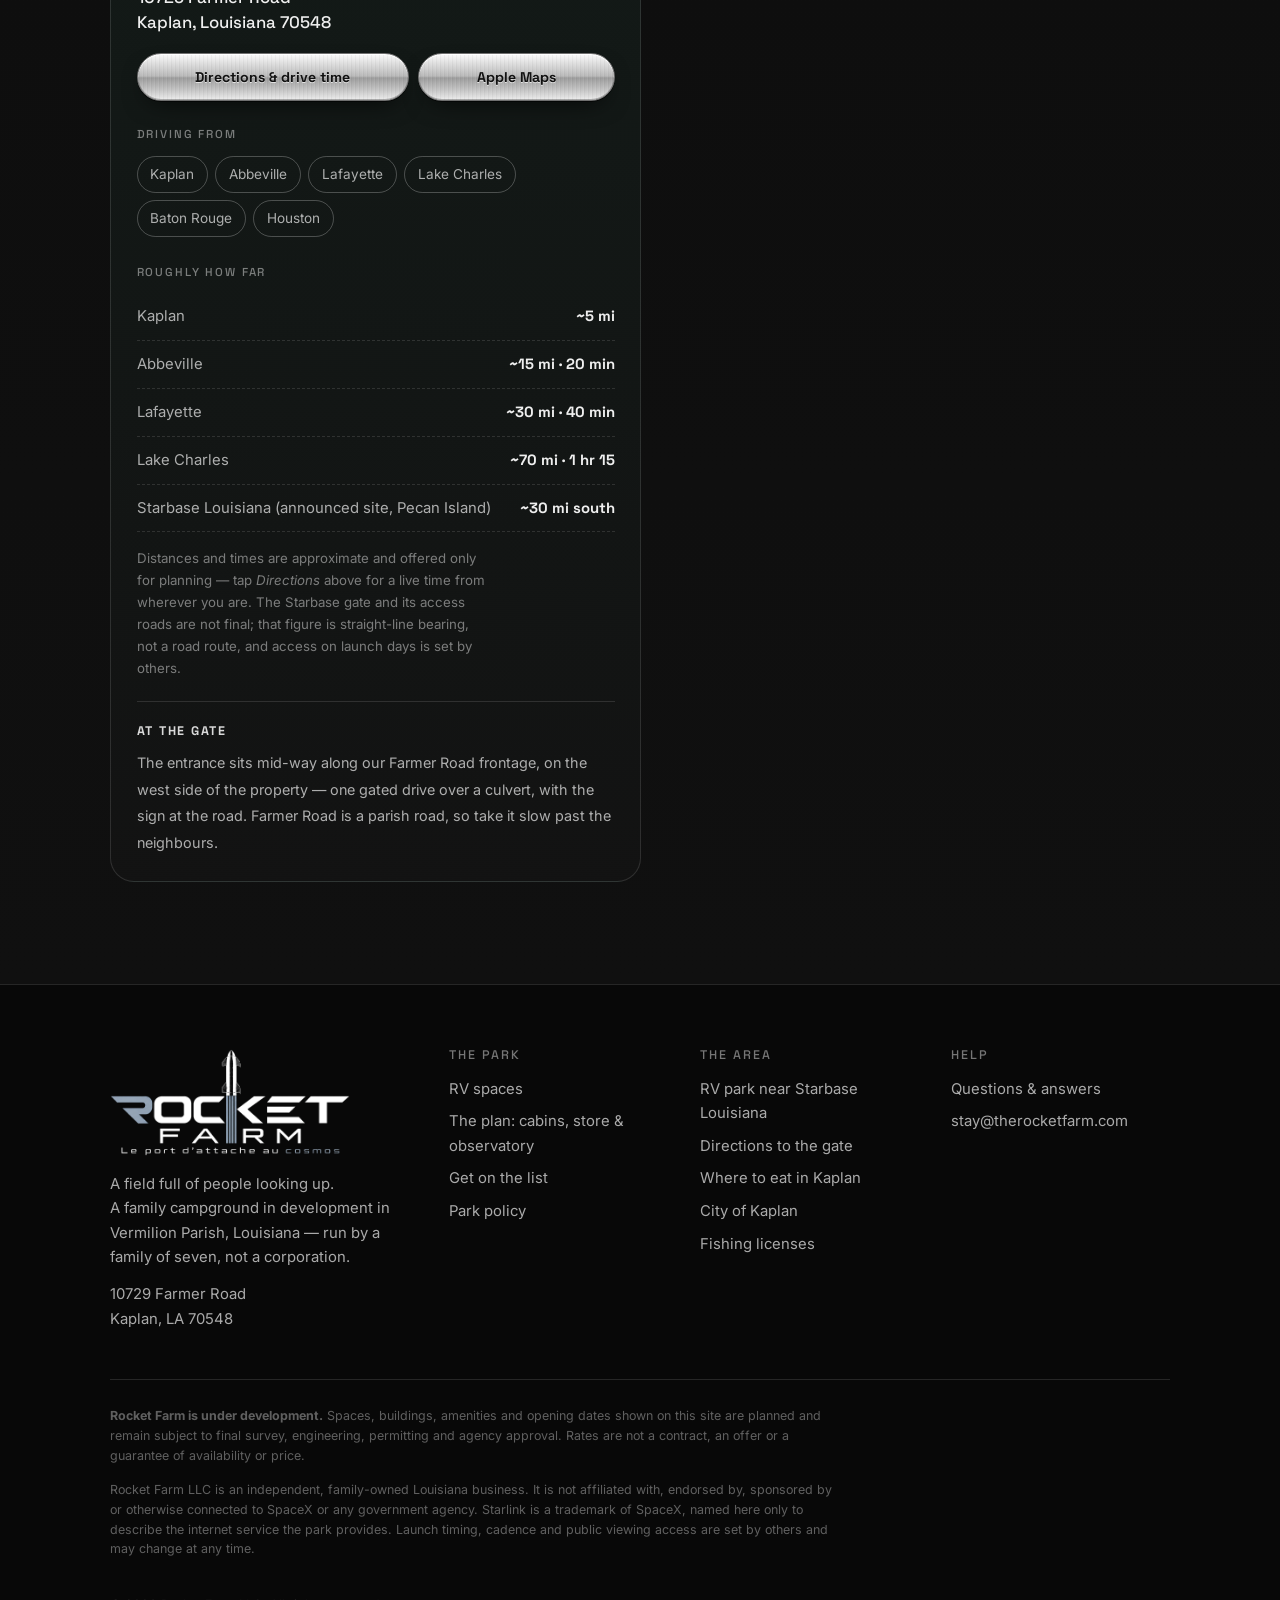
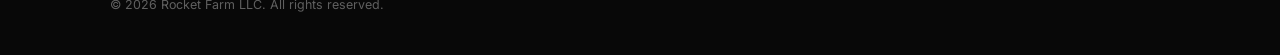
<file: directions/index.html>
<!DOCTYPE html>
<html lang="en">
<head>
<meta charset="utf-8">
<meta name="viewport" content="width=device-width, initial-scale=1">
<title>Directions to Rocket Farm RV Park | Kaplan, LA</title>
<meta name="description" content="Directions to 10729 Farmer Road, Kaplan, LA 70548: live drive times, distances from Lafayette, Abbeville, Lake Charles and Houston, and the bearing to Starbase.">
<meta name="theme-color" content="#0b0b0b">
<meta name="robots" content="index, follow, max-image-preview:large, max-snippet:-1">
<meta name="geo.placename" content="Kaplan, Vermilion Parish, Louisiana">
<meta name="geo.region" content="US-LA">
<link rel="canonical" href="https://therocketfarm.com/directions/">
<meta property="og:type" content="website">
<meta property="og:url" content="https://therocketfarm.com/directions/">
<meta property="og:title" content="Directions to Rocket Farm RV Park | Kaplan, LA">
<meta property="og:description" content="Directions to 10729 Farmer Road, Kaplan, LA 70548: live drive times, distances from Lafayette, Abbeville, Lake Charles and Houston, and the bearing to Starbase.">
<meta property="og:site_name" content="Rocket Farm">
<meta property="og:image" content="https://therocketfarm.com/og.png">
<meta property="og:image:width" content="1200">
<meta property="og:image:height" content="630">
<meta property="og:image:alt" content="Rocket Farm — a family RV park and campground in Kaplan, Louisiana.">
<meta property="og:locale" content="en_US">
<meta name="twitter:card" content="summary_large_image">
<meta name="twitter:title" content="Directions to Rocket Farm RV Park | Kaplan, LA">
<meta name="twitter:description" content="Directions to 10729 Farmer Road, Kaplan, LA 70548: live drive times, distances from Lafayette, Abbeville, Lake Charles and Houston, and the bearing to Starbase.">
<meta name="twitter:image" content="https://therocketfarm.com/og.png">
<link rel="icon" href="data:image/svg+xml,%3Csvg xmlns='http://www.w3.org/2000/svg' viewBox='0 0 100 100'%3E%3Crect width='100' height='100' rx='22' fill='%230b0b0b'/%3E%3Cpath d='M50 18c9 10 13 22 13 34l-7 6H44l-7-6c0-12 4-24 13-34z' fill='%23d9d9d9'/%3E%3Cpath d='M44 62h12l-6 20-6-20z' fill='%23a3a3a3'/%3E%3C/svg%3E">
<link rel="apple-touch-icon" href="/img/apple-touch-icon.png">
<link rel="preconnect" href="https://fonts.googleapis.com">
<link rel="preconnect" href="https://fonts.gstatic.com" crossorigin>
<!-- Fonts must not block first paint on a phone: fetched as a preload and
     promoted to a stylesheet on load, with a plain link for no-JS. The
     fallback stack renders immediately either way. -->
<link rel="preload" as="style" href="https://fonts.googleapis.com/css2?family=Space+Grotesk:wght@500;700&family=Inter:wght@400;500;600&display=swap">
<link rel="stylesheet" media="print" onload="this.media='all';this.onload=null" href="https://fonts.googleapis.com/css2?family=Space+Grotesk:wght@500;700&family=Inter:wght@400;500;600&display=swap">
<noscript><link rel="stylesheet" href="https://fonts.googleapis.com/css2?family=Space+Grotesk:wght@500;700&family=Inter:wght@400;500;600&display=swap"></noscript>
<link rel="stylesheet" href="/assets/site.css">
<script>document.documentElement.classList.add('js');</script>
<script>
/* Day sky 6am-5pm Central, night otherwise. ?sky=day|night previews; the
   header toggle stores a choice for this browser. */
(function(){try{
  var q=new URLSearchParams(location.search).get('sky');
  var pref=q||localStorage.getItem('rf-theme');
  var h=parseInt(new Intl.DateTimeFormat('en-US',{timeZone:'America/Chicago',hour:'numeric',hourCycle:'h23'}).format(new Date()),10)%24;
  var day=false;
  document.documentElement.setAttribute('data-theme',day?'day':'night');
}catch(e){document.documentElement.setAttribute('data-theme','night')}})();
</script>
<script type="application/ld+json">
{
 "@context": "https://schema.org",
 "@type": "WebPage",
 "name": "Directions \u2014 Rocket Farm",
 "description": "Directions to 10729 Farmer Road, Kaplan, LA 70548: live drive times, distances from Lafayette, Abbeville, Lake Charles and Houston, and the bearing to Starbase.",
 "url": "https://therocketfarm.com/directions/",
 "inLanguage": "en-US",
 "dateModified": "2026-09-17",
 "isPartOf": {
  "@type": "WebSite",
  "name": "Rocket Farm",
  "url": "https://therocketfarm.com/"
 },
 "about": {
  "@type": "Campground",
  "name": "Rocket Farm",
  "url": "https://therocketfarm.com/"
 }
}
</script>
<script type="application/ld+json">
{
 "@context": "https://schema.org",
 "@type": "BreadcrumbList",
 "itemListElement": [
  {
   "@type": "ListItem",
   "position": 1,
   "name": "Rocket Farm",
   "item": "https://therocketfarm.com/"
  },
  {
   "@type": "ListItem",
   "position": 2,
   "name": "Directions",
   "item": "https://therocketfarm.com/directions/"
  }
 ]
}
</script>
</head>
<body>
<a class="skip" href="#main">Skip to content</a>
<div class="deepspace" aria-hidden="true"></div>

<!-- header -->
<header id="site-header">
  <nav class="wrap nav" aria-label="Primary">
    <a class="wordmark" href="/" aria-label="Rocket Farm home">
      <img class="brand-logo" src="/img/logo-mark.webp" width="380" height="150" alt="Rocket Farm" decoding="async">
    </a>
    <div class="nav-links" id="nav-links">
      <a href="/spaces/">The park</a>
      <a href="/starbase-louisiana/">Near Starbase LA</a>
      <a href="/plan/">The plan</a>
      <a href="/directions/" aria-current="page">Directions</a>
      <a href="/kaplan/">Kaplan</a>
      <a href="/faq/">FAQ</a>
    </div>
    <button class="nav-toggle" type="button" aria-expanded="false" aria-controls="nav-links" aria-label="Open menu">
      <svg class="bars" viewBox="0 0 24 24" aria-hidden="true"><path d="M4 7h16M4 12h16M4 17h16"/></svg>
      <svg class="x" viewBox="0 0 24 24" aria-hidden="true"><path d="M6 6l12 12M18 6L6 18"/></svg>
    </button>
    <a class="btn btn-primary" href="/#reserve">
      <span class="cta-long">Get on the list</span><span class="cta-short">Join</span>
    </a>
  </nav>
</header>
<!-- /header -->

<main id="main">
<section class="band band-alt" id="location">
    <div class="wrap">
      <div class="head reveal">
        <p class="eyebrow">Range &amp; approach</p>
        <h1>10729 Farmer Road, Kaplan, Louisiana.</h1>
      </div>

      <figure class="la-map">
        <svg viewBox="0 0 1000 947" role="img"
             aria-label="Outline of Louisiana with Rocket Farm marked in Vermilion Parish, about thirty miles north of the planned launch site on the coast.">
          <path d="M0.0,75.5 L0.0,0.0 L570.6,3.5 L561.1,20.6 L568.7,27.6 L576.9,23.5 L576.8,9.0 L584.8,8.1 L590.8,26.7 L574.7,40.8 L570.9,54.0 L571.1,63.0 L592.7,68.7 L573.3,87.4 L575.5,97.6 L585.5,105.3 L580.5,124.0 L604.7,142.4 L603.5,153.1 L623.6,159.7 L602.6,186.0 L595.8,179.7 L570.9,190.3 L570.7,204.7 L594.3,203.7 L598.0,209.6 L554.3,265.9 L536.4,270.2 L524.6,303.0 L523.3,319.6 L509.3,323.3 L508.8,330.1 L520.9,337.2 L499.8,346.9 L504.3,370.2 L496.2,384.6 L502.6,399.7 L489.6,406.7 L483.7,431.4 L492.5,454.6 L487.6,462.5 L477.2,467.3 L855.7,466.6 L833.0,544.4 L840.1,566.2 L864.6,594.0 L875.2,620.0 L872.5,632.0 L879.6,648.3 L886.6,656.7 L896.1,656.7 L873.0,666.5 L865.6,673.5 L864.5,680.9 L855.2,685.2 L858.1,692.5 L837.8,688.5 L830.1,697.5 L832.7,708.8 L840.6,714.1 L855.8,708.1 L858.8,710.9 L852.8,713.4 L852.9,719.8 L859.1,726.5 L869.1,730.2 L878.5,728.1 L882.9,722.4 L884.8,699.8 L900.7,690.7 L904.6,680.2 L917.1,687.0 L926.3,685.9 L914.2,700.6 L924.9,706.9 L927.1,719.0 L937.6,716.3 L945.9,700.0 L950.4,698.0 L950.6,704.2 L956.9,704.8 L954.3,715.8 L944.6,715.9 L936.2,724.6 L953.3,727.0 L924.0,735.8 L934.3,747.0 L945.1,743.0 L946.4,754.9 L923.6,747.4 L915.2,758.3 L916.0,768.5 L895.0,757.8 L871.0,756.5 L872.3,765.4 L894.3,774.8 L903.9,785.4 L871.3,774.2 L873.0,782.8 L864.4,785.3 L867.5,795.6 L861.2,810.5 L874.1,816.7 L883.2,828.6 L891.3,822.1 L895.3,824.7 L899.3,840.5 L905.5,834.7 L909.4,838.9 L932.6,841.6 L930.6,849.0 L944.0,847.4 L952.4,858.2 L960.4,849.5 L964.5,851.3 L967.4,859.8 L980.3,872.0 L980.2,882.2 L994.4,878.8 L1000.0,888.2 L990.8,893.4 L995.4,899.0 L987.8,913.6 L976.0,913.9 L966.4,927.9 L955.3,911.7 L949.6,910.6 L948.7,916.4 L937.6,920.9 L918.5,947.2 L919.2,937.9 L933.8,920.6 L929.8,913.1 L919.7,909.8 L918.9,900.3 L904.4,880.1 L861.9,861.3 L831.5,857.8 L830.8,851.1 L838.3,838.8 L832.8,832.3 L835.0,822.6 L831.6,819.3 L815.2,830.6 L799.3,822.8 L794.6,845.8 L799.9,861.7 L781.7,869.8 L782.8,874.2 L787.8,881.6 L793.3,880.9 L811.6,869.6 L767.3,905.5 L732.7,916.5 L755.4,904.4 L755.3,900.1 L746.2,896.9 L741.8,889.4 L742.1,884.5 L748.0,882.5 L735.8,865.8 L724.9,871.4 L722.6,883.4 L708.1,885.3 L703.7,879.8 L712.4,868.9 L700.6,862.6 L686.3,866.0 L685.1,873.0 L693.9,878.0 L690.6,882.6 L676.1,881.5 L673.5,900.1 L650.3,903.7 L642.4,915.2 L650.1,918.5 L675.4,914.5 L635.4,920.8 L630.7,907.9 L611.2,888.1 L603.5,890.7 L584.9,886.5 L577.9,879.9 L548.2,872.6 L537.5,859.1 L545.6,857.9 L554.1,844.3 L564.3,844.3 L559.6,828.9 L552.3,826.5 L547.7,818.5 L536.9,817.5 L532.8,810.7 L520.1,810.6 L514.8,803.9 L498.2,806.9 L493.7,783.5 L474.8,783.3 L480.8,765.4 L478.0,758.1 L454.3,756.8 L433.2,767.2 L428.8,765.4 L434.0,743.1 L427.2,736.5 L394.0,751.2 L375.6,768.6 L383.0,786.0 L412.1,789.2 L420.5,783.4 L432.4,783.3 L449.9,796.5 L462.3,799.2 L451.7,809.4 L450.7,816.8 L440.6,820.2 L396.0,794.7 L373.7,795.3 L343.8,806.6 L283.0,796.0 L212.0,764.7 L161.9,750.0 L71.3,757.0 L40.7,770.1 L28.7,751.4 L30.2,734.8 L65.7,682.9 L69.0,664.4 L64.0,630.1 L55.0,621.4 L56.6,608.2 L68.4,597.0 L66.0,581.4 L60.1,573.9 L95.2,509.2 L101.6,484.6 L101.4,425.3 L88.1,426.8 L85.0,406.8 L73.7,397.9 L79.8,381.0 L68.9,372.5 L62.2,354.3 L48.6,343.6 L41.3,331.5 L45.7,301.7 L40.3,281.9 L0.1,236.0 L0.0,75.5 Z" fill="rgba(244,239,230,.045)"
                stroke="rgba(244,239,230,.34)" stroke-width="3.2"
                stroke-linejoin="round" vector-effect="non-scaling-stroke"/>
          <!-- indicative bearing south to the launch site: ~184 deg true, ~30 mi -->
          <path d="M348.5,723.8 L348.5,793.8" stroke="#adadad" stroke-width="3"
                stroke-dasharray="9 8" opacity=".75"/>
          <path d="M339.5,789.8 L348.5,809.8 L357.5,789.8 Z" fill="#adadad" opacity=".75"/>
          <circle cx="348.5" cy="697.8" r="21" fill="none" stroke="#adadad" stroke-width="2.5" opacity=".45"/>
          <circle cx="348.5" cy="697.8" r="10" fill="#adadad"/>
          <text class="la-lbl" x="382.5" y="703.8">ROCKET FARM</text>
          <text class="la-lbl dim" x="382.5" y="731.8">KAPLAN &middot; VERMILION PARISH</text>
          <text class="la-lbl dim" x="344.5" y="843.8">~30 MI TO STARBASE LOUISIANA (ANNOUNCED)</text>
        </svg>
        <figcaption>Southwest Louisiana — inland from the marsh, close enough to drive to work.</figcaption>
      </figure>

      <div class="loc reveal">
        <figure class="town-photo">
          <img src="/img/kaplan-sign.webp" width="449" height="445" loading="lazy" decoding="async" alt="City of Kaplan welcome sign: brick pillars around the city seal with a heron and fleur-de-lis, and a plaque reading Home of the Kaplan High School Lady Pirates, State 3A Champions 2006 and 2016.">
          <figcaption>The sign at the edge of town. <a href="https://www.kaplanla.com/" target="_blank" rel="noopener">Kaplan</a> is five minutes from the gate.</figcaption>
        </figure>
        <ul class="loc-list">
          <li><b>About 30 miles from the announced <a href="https://www.spacex.com/sites/starbase-la" target="_blank" rel="noopener">Starbase Louisiana</a> site.</b> Louisiana Economic Development puts the planned launch campus at Pecan Island, roughly thirty miles due south of the park by bearing. Near enough for a daily commute, far enough that road closures on launch day don't box you in. The gate location and access roads aren't final yet, so we'll publish a road distance and drive time once they are.</li>
          <li><b>Real town, five minutes out.</b> <a href="https://www.kaplanla.com/" target="_blank" rel="noopener">Kaplan</a> has groceries, fuel, hardware and a hospital, and more good places to eat than a town this size has any right to. <a href="/kaplan/">See where to eat &rarr;</a> You're not driving an hour for a gallon of milk.</li>
          <li><b>Sportsman's paradise, literally.</b> Vermilion Parish markets year-round coastal fishing and nationally known duck and goose hunting, with public boat launches and guides nearby. Licenses are sold online by the <a href="https://louisianaoutdoors.com/licenses-and-permits" target="_blank" rel="noopener">Louisiana Department of Wildlife and Fisheries</a>.</li>
          <li><b>Outside the flood zone.</b> The property sits in FEMA Zone X, unshaded — outside the mapped special flood hazard area.</li>
          <li><b>Acadiana, for real.</b> Rice fields, crawfish ponds and the kind of quiet you can hear. Lafayette is an easy drive for an airport or a night out.</li>
        </ul>

        <aside class="dist-card" id="directions">
          <h2>Getting to the gate</h2>
          <p class="addr">10729 Farmer Road<br>Kaplan, Louisiana 70548</p>

          <div class="dir-btns">
            <a class="btn btn-primary" href="https://www.google.com/maps/dir/?api=1&amp;destination=10729+Farmer+Road%2C+Kaplan%2C+LA+70548"
               target="_blank" rel="noopener">Directions &amp; drive time</a>
            <a class="btn btn-ghost" href="https://maps.apple.com/?daddr=10729+Farmer+Road,+Kaplan,+LA+70548&amp;dirflg=d"
               target="_blank" rel="noopener">Apple&nbsp;Maps</a>
          </div>

          <p class="dir-label">Driving from</p>
          <div class="dir-from">
            <a href="https://www.google.com/maps/dir/?api=1&amp;origin=Kaplan%2C+LA&amp;destination=10729+Farmer+Road%2C+Kaplan%2C+LA+70548" target="_blank" rel="noopener">Kaplan</a>
            <a href="https://www.google.com/maps/dir/?api=1&amp;origin=Abbeville%2C+LA&amp;destination=10729+Farmer+Road%2C+Kaplan%2C+LA+70548" target="_blank" rel="noopener">Abbeville</a>
            <a href="https://www.google.com/maps/dir/?api=1&amp;origin=Lafayette%2C+LA&amp;destination=10729+Farmer+Road%2C+Kaplan%2C+LA+70548" target="_blank" rel="noopener">Lafayette</a>
            <a href="https://www.google.com/maps/dir/?api=1&amp;origin=Lake+Charles%2C+LA&amp;destination=10729+Farmer+Road%2C+Kaplan%2C+LA+70548" target="_blank" rel="noopener">Lake Charles</a>
            <a href="https://www.google.com/maps/dir/?api=1&amp;origin=Baton+Rouge%2C+LA&amp;destination=10729+Farmer+Road%2C+Kaplan%2C+LA+70548" target="_blank" rel="noopener">Baton Rouge</a>
            <a href="https://www.google.com/maps/dir/?api=1&amp;origin=Houston%2C+TX&amp;destination=10729+Farmer+Road%2C+Kaplan%2C+LA+70548" target="_blank" rel="noopener">Houston</a>
          </div>

          <p class="dir-label">Roughly how far</p>
          <div class="dist-row"><span>Kaplan</span><b>~5 mi</b></div>
          <div class="dist-row"><span>Abbeville</span><b>~15 mi · 20 min</b></div>
          <div class="dist-row"><span>Lafayette</span><b>~30 mi · 40 min</b></div>
          <div class="dist-row"><span>Lake Charles</span><b>~70 mi · 1 hr 15</b></div>
          <div class="dist-row"><span>Starbase Louisiana (announced site, Pecan Island)</span><b>~30 mi south</b></div>
          <p class="privacy" style="margin-top:1rem">
            Distances and times are approximate and offered only for planning — tap
            <em>Directions</em> above for a live time from wherever you are. The Starbase gate
            and its access roads are not final; that figure is straight-line bearing, not a
            road route, and access on launch days is set by others.
          </p>

          <div class="gate-note">
            <strong>At the gate</strong>
            <span>The entrance sits mid-way along our Farmer Road frontage, on the west side of
            the property — one gated drive over a culvert, with the sign at the road. Farmer
            Road is a parish road, so take it slow past the neighbours.</span>
          </div>
        </aside>
      </div>
    </div>
  </section>
</main>

<!-- footer -->
<footer>
  <div class="wrap">
    <div class="foot-top foot-4">
      <div class="foot-col">
        <a class="foot-brand" href="/" aria-label="Rocket Farm home">
          <img class="foot-logo" src="/img/logo-full.webp" width="1100" height="488" loading="lazy" decoding="async" alt="Rocket Farm, le port d&rsquo;attache au cosmos">
        </a>
        <p>A field full of people looking up.<br>A family campground in development in Vermilion Parish, Louisiana &mdash; run by a family of seven, not a corporation.</p>
        <p style="margin-top:.8rem">10729 Farmer Road<br>Kaplan, LA 70548</p>
      </div>

      <div class="foot-col">
        <h3>The park</h3>
        <a href="/spaces/">RV spaces</a>
        <a href="/plan/">The plan: cabins, store &amp; observatory</a>
        <a href="/#reserve">Get on the list</a>
        <a href="/faq/#rules">Park policy</a>
      </div>

      <div class="foot-col">
        <h3>The area</h3>
        <a href="/starbase-louisiana/">RV park near Starbase Louisiana</a>
        <a href="/directions/">Directions to the gate</a>
        <a href="/kaplan/">Where to eat in Kaplan</a>
        <a href="https://www.kaplanla.com/" target="_blank" rel="noopener">City of Kaplan</a>
        <a href="https://louisianaoutdoors.com/licenses-and-permits" target="_blank" rel="noopener">Fishing licenses</a>
      </div>

      <div class="foot-col">
        <h3>Help</h3>
        <a href="/faq/">Questions &amp; answers</a>
        <a href="mailto:stay@therocketfarm.com">stay@therocketfarm.com</a>
      </div>
    </div>

    <div class="disclaimer">
      <p><strong>Rocket Farm is under development.</strong> Spaces, buildings, amenities and opening dates shown on this site are planned and remain subject to final survey, engineering, permitting and agency approval. Rates are not a contract, an offer or a guarantee of availability or price.</p>
      <p>Rocket Farm LLC is an independent, family-owned Louisiana business. It is not affiliated with, endorsed by, sponsored by or otherwise connected to SpaceX or any government agency. Starlink is a trademark of SpaceX, named here only to describe the internet service the park provides. Launch timing, cadence and public viewing access are set by others and may change at any time.</p>
      <p class="copyright">© <span id="year">2026</span> Rocket Farm LLC. All rights reserved.</p>
    </div>
  </div>
</footer>
<!-- /footer -->

<script src="/assets/site.js" defer></script>
</body>
</html>
</file>
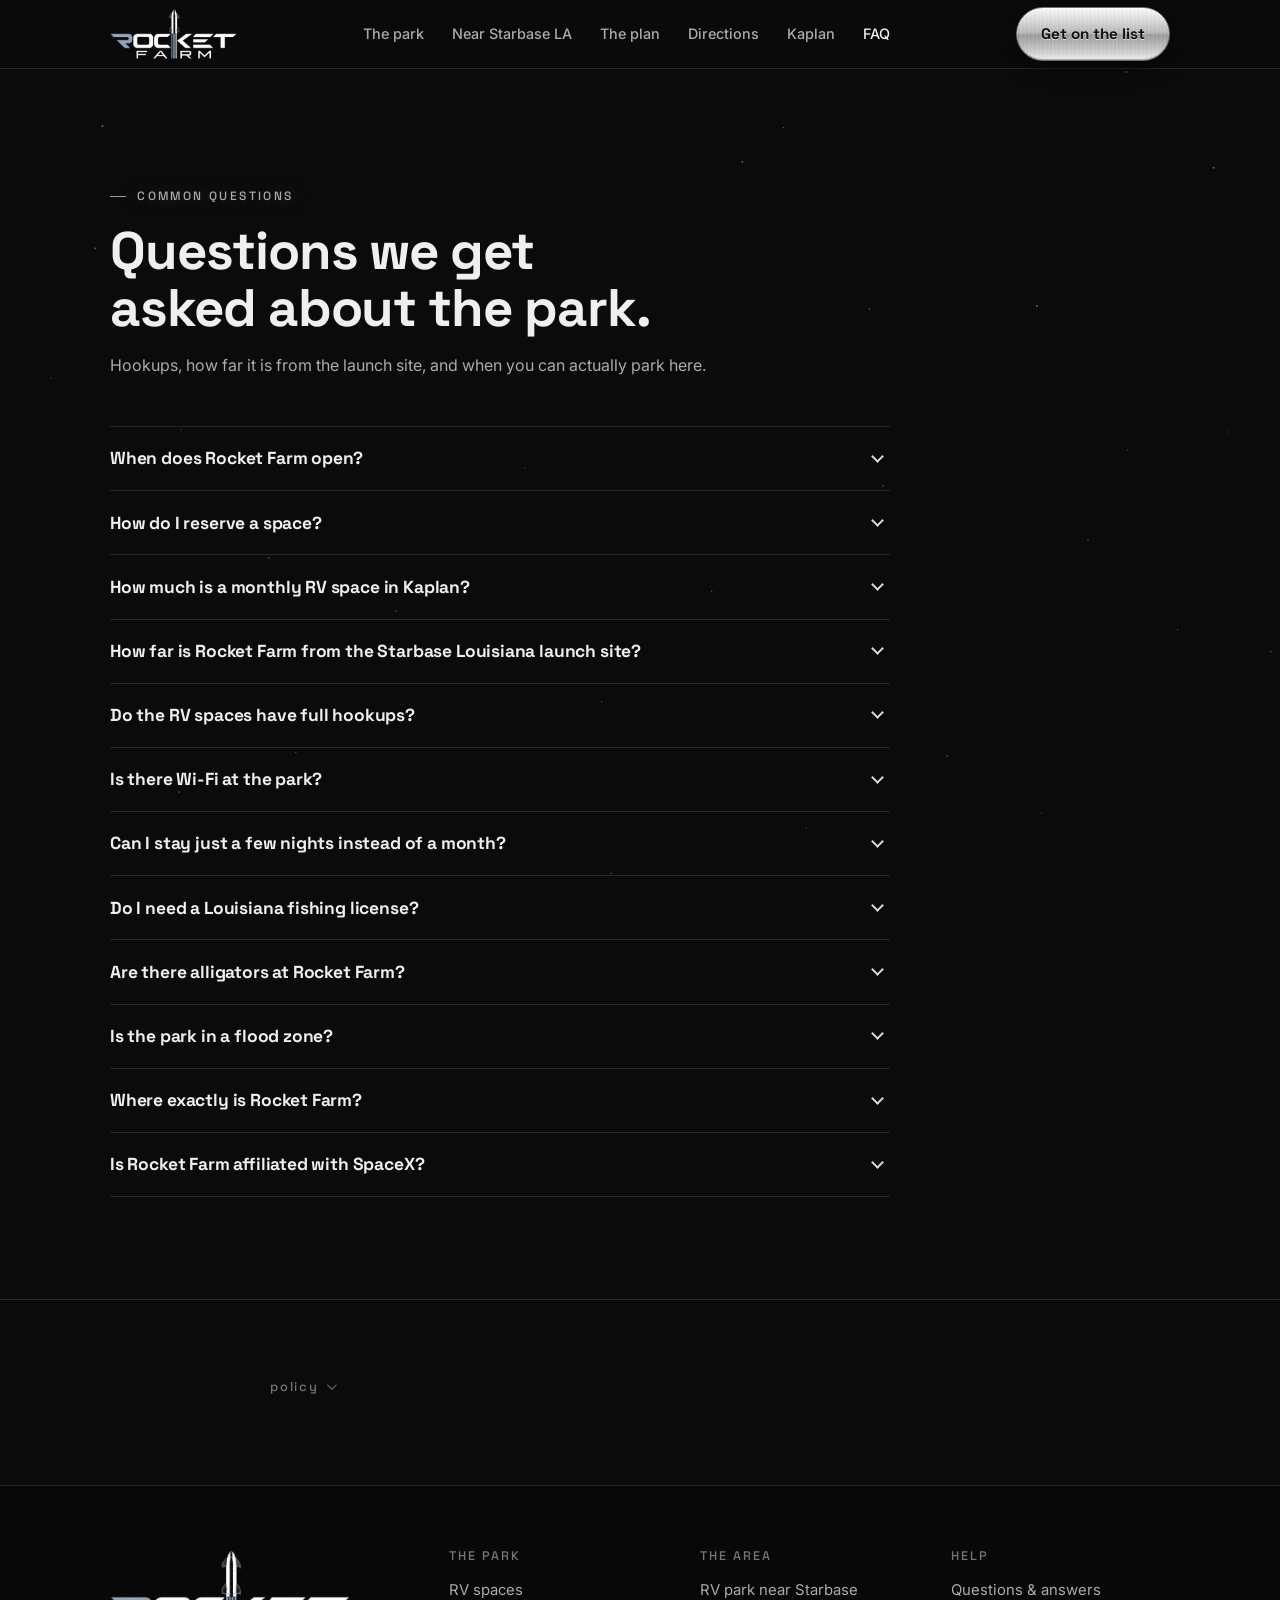
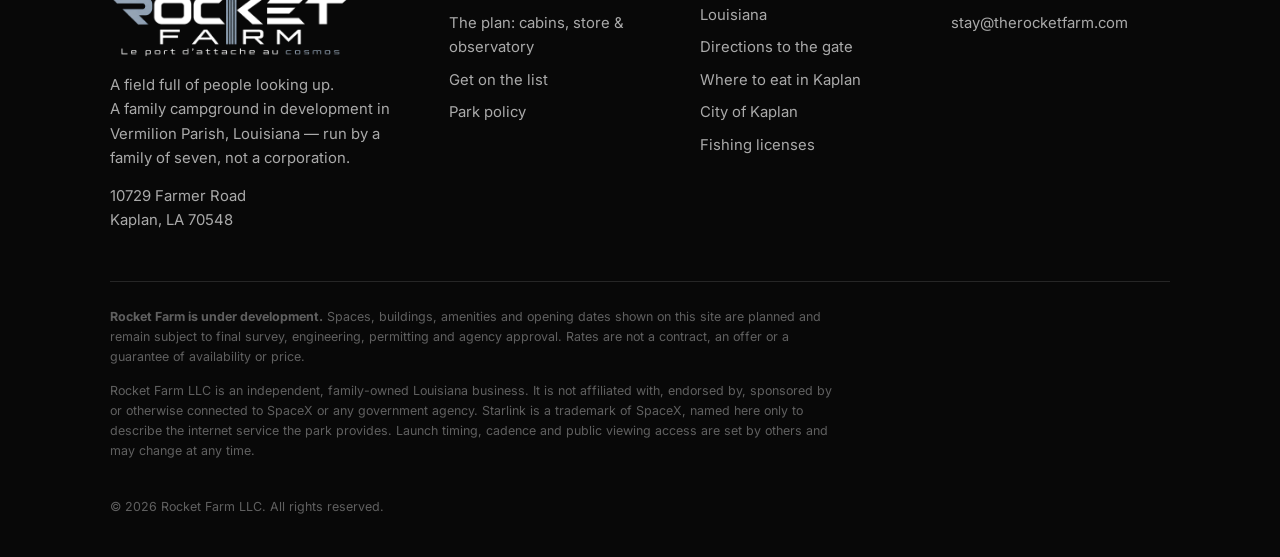
<file: faq/index.html>
<!DOCTYPE html>
<html lang="en">
<head>
<meta charset="utf-8">
<meta name="viewport" content="width=device-width, initial-scale=1">
<title>RV Park FAQ | Rocket Farm, Kaplan LA</title>
<meta name="description" content="Answers on opening date, reserving a space, hookups, Starlink Wi-Fi, how far it is to Starbase Louisiana, and the flood zone at Rocket Farm, Kaplan, LA.">
<meta name="theme-color" content="#0b0b0b">
<meta name="robots" content="index, follow, max-image-preview:large, max-snippet:-1">
<meta name="geo.placename" content="Kaplan, Vermilion Parish, Louisiana">
<meta name="geo.region" content="US-LA">
<link rel="canonical" href="https://therocketfarm.com/faq/">
<meta property="og:type" content="website">
<meta property="og:url" content="https://therocketfarm.com/faq/">
<meta property="og:title" content="RV Park FAQ | Rocket Farm, Kaplan LA">
<meta property="og:description" content="Answers on opening date, reserving a space, hookups, Starlink Wi-Fi, how far it is to Starbase Louisiana, and the flood zone at Rocket Farm, Kaplan, LA.">
<meta property="og:site_name" content="Rocket Farm">
<meta property="og:image" content="https://therocketfarm.com/og.png">
<meta property="og:image:width" content="1200">
<meta property="og:image:height" content="630">
<meta property="og:image:alt" content="Rocket Farm — a family RV park and campground in Kaplan, Louisiana.">
<meta property="og:locale" content="en_US">
<meta name="twitter:card" content="summary_large_image">
<meta name="twitter:title" content="RV Park FAQ | Rocket Farm, Kaplan LA">
<meta name="twitter:description" content="Answers on opening date, reserving a space, hookups, Starlink Wi-Fi, how far it is to Starbase Louisiana, and the flood zone at Rocket Farm, Kaplan, LA.">
<meta name="twitter:image" content="https://therocketfarm.com/og.png">
<link rel="icon" href="data:image/svg+xml,%3Csvg xmlns='http://www.w3.org/2000/svg' viewBox='0 0 100 100'%3E%3Crect width='100' height='100' rx='22' fill='%230b0b0b'/%3E%3Cpath d='M50 18c9 10 13 22 13 34l-7 6H44l-7-6c0-12 4-24 13-34z' fill='%23d9d9d9'/%3E%3Cpath d='M44 62h12l-6 20-6-20z' fill='%23a3a3a3'/%3E%3C/svg%3E">
<link rel="apple-touch-icon" href="/img/apple-touch-icon.png">
<link rel="preconnect" href="https://fonts.googleapis.com">
<link rel="preconnect" href="https://fonts.gstatic.com" crossorigin>
<!-- Fonts must not block first paint on a phone: fetched as a preload and
     promoted to a stylesheet on load, with a plain link for no-JS. The
     fallback stack renders immediately either way. -->
<link rel="preload" as="style" href="https://fonts.googleapis.com/css2?family=Space+Grotesk:wght@500;700&family=Inter:wght@400;500;600&display=swap">
<link rel="stylesheet" media="print" onload="this.media='all';this.onload=null" href="https://fonts.googleapis.com/css2?family=Space+Grotesk:wght@500;700&family=Inter:wght@400;500;600&display=swap">
<noscript><link rel="stylesheet" href="https://fonts.googleapis.com/css2?family=Space+Grotesk:wght@500;700&family=Inter:wght@400;500;600&display=swap"></noscript>
<link rel="stylesheet" href="/assets/site.css">
<script>document.documentElement.classList.add('js');</script>
<script>
/* Day sky 6am-5pm Central, night otherwise. ?sky=day|night previews; the
   header toggle stores a choice for this browser. */
(function(){try{
  var q=new URLSearchParams(location.search).get('sky');
  var pref=q||localStorage.getItem('rf-theme');
  var h=parseInt(new Intl.DateTimeFormat('en-US',{timeZone:'America/Chicago',hour:'numeric',hourCycle:'h23'}).format(new Date()),10)%24;
  var day=false;
  document.documentElement.setAttribute('data-theme',day?'day':'night');
}catch(e){document.documentElement.setAttribute('data-theme','night')}})();
</script>
<script type="application/ld+json">
{
 "@context": "https://schema.org",
 "@type": "WebPage",
 "name": "FAQ \u2014 Rocket Farm",
 "description": "Answers on opening date, reserving a space, hookups, Starlink Wi-Fi, how far it is to Starbase Louisiana, and the flood zone at Rocket Farm, Kaplan, LA.",
 "url": "https://therocketfarm.com/faq/",
 "inLanguage": "en-US",
 "dateModified": "2026-09-17",
 "isPartOf": {
  "@type": "WebSite",
  "name": "Rocket Farm",
  "url": "https://therocketfarm.com/"
 },
 "about": {
  "@type": "Campground",
  "name": "Rocket Farm",
  "url": "https://therocketfarm.com/"
 }
}
</script>
<script type="application/ld+json">
{
 "@context": "https://schema.org",
 "@type": "BreadcrumbList",
 "itemListElement": [
  {
   "@type": "ListItem",
   "position": 1,
   "name": "Rocket Farm",
   "item": "https://therocketfarm.com/"
  },
  {
   "@type": "ListItem",
   "position": 2,
   "name": "FAQ",
   "item": "https://therocketfarm.com/faq/"
  }
 ]
}
</script>
<script type="application/ld+json">
{
  "@context": "https://schema.org",
  "@type": "FAQPage",
  "mainEntity": [
    {
      "@type": "Question",
      "name": "When does Rocket Farm open?",
      "acceptedAnswer": {
        "@type": "Answer",
        "text": "Phase 1 is targeted to open in 2027. The park is in permitting and pre-construction now, so you cannot move in yet \u2014 but you can get on the list now and we will come to you first when spaces are released."
      }
    },
    {
      "@type": "Question",
      "name": "How do I reserve a space?",
      "acceptedAnswer": {
        "@type": "Answer",
        "text": "Use the five-field form on the home page to tell us who you are and what you need. Rates and reservation terms are being finalized; everyone on the list hears them first, along with the park rules, before committing to anything."
      }
    },
    {
      "@type": "Question",
      "name": "How much is a monthly RV space in Kaplan?",
      "acceptedAnswer": {
        "@type": "Answer",
        "text": "Rates are being finalized and will be posted before opening. Most spaces are set aside for monthly stays, with power metered at each space. Get on the list and you will hear the rates first."
      }
    },
    {
      "@type": "Question",
      "name": "How far is Rocket Farm from the Starbase Louisiana launch site?",
      "acceptedAnswer": {
        "@type": "Answer",
        "text": "About 30 miles. Louisiana Economic Development puts the announced launch campus at Pecan Island, roughly thirty miles due south of the park by bearing. The gate and its access roads are not final, so that figure is straight-line distance rather than a road route. SpaceX publishes the site on its own Starbase Louisiana page."
      }
    },
    {
      "@type": "Question",
      "name": "Do the RV spaces have full hookups?",
      "acceptedAnswer": {
        "@type": "Answer",
        "text": "Yes. Every space has water, sewer and separately metered power at the site, with 50-amp and 30-amp service."
      }
    },
    {
      "@type": "Question",
      "name": "Is there Wi-Fi at the park?",
      "acceptedAnswer": {
        "@type": "Answer",
        "text": "Yes. Free Starlink satellite Wi-Fi covers the whole park for every guest, monthly or nightly. Cell service out here is rural Vermilion Parish cell service, so the satellite link is the connection to count on for work calls, streaming and staying in touch."
      }
    },
    {
      "@type": "Question",
      "name": "Can I stay just a few nights instead of a month?",
      "acceptedAnswer": {
        "@type": "Answer",
        "text": "Yes. A few spaces are held back for short stays, so a monthly tenant never loses their space to turnover. Launch weeks may carry a minimum stay."
      }
    },
    {
      "@type": "Question",
      "name": "Do I need a Louisiana fishing license?",
      "acceptedAnswer": {
        "@type": "Answer",
        "text": "Yes. Anyone 16 or older needs a Louisiana fishing license to fish, and saltwater fishing needs the saltwater add-on. Licenses are sold online by the Louisiana Department of Wildlife and Fisheries at louisianaoutdoors.com, with short-term options for non-residents, so buy one before you drop a line in the ponds, canals or the coast."
      }
    },
    {
      "@type": "Question",
      "name": "Are there alligators at Rocket Farm?",
      "acceptedAnswer": {
        "@type": "Answer",
        "text": "Sometimes, yes. This is south Louisiana, and alligators turn up in ponds and canals, including ours. Most keep to themselves and move on. Stay at least 50 feet back, never feed one, keep kids and pets away from the water's edge, and don't swim in the pond. It is against state law to harass or try to move an alligator. If you see one longer than 4 feet that comes toward people or hangs around the sites, tell us and we'll report it. The Louisiana Department of Wildlife and Fisheries takes nuisance alligator reports at its Lafayette office, 337-262-2080, and after hours at 800-442-2511. LDWF's safety tips are at wlf.louisiana.gov/page/nuisance-alligators."
      }
    },
    {
      "@type": "Question",
      "name": "Is the park in a flood zone?",
      "acceptedAnswer": {
        "@type": "Answer",
        "text": "No. The property sits in FEMA Zone X, unshaded, which is outside the mapped special flood hazard area."
      }
    },
    {
      "@type": "Question",
      "name": "Where exactly is Rocket Farm?",
      "acceptedAnswer": {
        "@type": "Answer",
        "text": "10729 Farmer Road, Kaplan, Louisiana 70548, in Vermilion Parish. The entrance is mid-way along the Farmer Road frontage on the west side of the property \u2014 one gated drive over a culvert, with the sign at the road."
      }
    },
    {
      "@type": "Question",
      "name": "Is Rocket Farm affiliated with SpaceX?",
      "acceptedAnswer": {
        "@type": "Answer",
        "text": "No. Rocket Farm LLC is an independent, family-owned Louisiana business and is not affiliated with, endorsed by or sponsored by SpaceX or any government agency."
      }
    }
  ]
}
</script>
</head>
<body>
<a class="skip" href="#main">Skip to content</a>
<div class="deepspace" aria-hidden="true"></div>

<!-- header -->
<header id="site-header">
  <nav class="wrap nav" aria-label="Primary">
    <a class="wordmark" href="/" aria-label="Rocket Farm home">
      <img class="brand-logo" src="/img/logo-mark.webp" width="380" height="150" alt="Rocket Farm" decoding="async">
    </a>
    <div class="nav-links" id="nav-links">
      <a href="/spaces/">The park</a>
      <a href="/starbase-louisiana/">Near Starbase LA</a>
      <a href="/plan/">The plan</a>
      <a href="/directions/">Directions</a>
      <a href="/kaplan/">Kaplan</a>
      <a href="/faq/" aria-current="page">FAQ</a>
    </div>
    <button class="nav-toggle" type="button" aria-expanded="false" aria-controls="nav-links" aria-label="Open menu">
      <svg class="bars" viewBox="0 0 24 24" aria-hidden="true"><path d="M4 7h16M4 12h16M4 17h16"/></svg>
      <svg class="x" viewBox="0 0 24 24" aria-hidden="true"><path d="M6 6l12 12M18 6L6 18"/></svg>
    </button>
    <a class="btn btn-primary" href="/#reserve">
      <span class="cta-long">Get on the list</span><span class="cta-short">Join</span>
    </a>
  </nav>
</header>
<!-- /header -->

<main id="main">
<section class="band" id="faq">
    <div class="wrap">
      <div class="head reveal">
        <p class="eyebrow">Common questions</p>
        <h1>Questions we get asked about the park.</h1>
        <p>Hookups, how far it is from the launch site, and when you can actually park here.</p>
      </div>
      <div class="faq reveal">
        <details class="faq-item">
          <summary><h2>When does Rocket Farm open?</h2></summary>
          <p>Phase 1 is targeted to open in 2027. The park is in permitting and pre-construction now, so you cannot move in yet — but you can get on the list now and we will come to you first when spaces are released.</p>
        </details>
        <details class="faq-item">
          <summary><h2>How do I reserve a space?</h2></summary>
          <p>Use the five-field form on the home page to tell us who you are and what you need. Rates and reservation terms are being finalized; everyone on the list hears them first, along with the park rules, before committing to anything.</p>
        </details>
        <details class="faq-item">
          <summary><h2>How much is a monthly RV space in Kaplan?</h2></summary>
          <p>Rates are being finalized and will be posted before opening. Most spaces are set aside for monthly stays, with power metered at each space. Get on the list and you will hear the rates first.</p>
        </details>
        <details class="faq-item">
          <summary><h2>How far is Rocket Farm from the Starbase Louisiana launch site?</h2></summary>
          <p>About 30 miles. Louisiana Economic Development puts the announced launch campus at Pecan Island, roughly thirty miles due south of the park by bearing. The gate and its access roads are not final, so that figure is straight-line distance rather than a road route. SpaceX publishes the site on its own <a href="https://www.spacex.com/sites/starbase-la" target="_blank" rel="noopener">Starbase Louisiana page</a>.</p>
        </details>
        <details class="faq-item">
          <summary><h2>Do the RV spaces have full hookups?</h2></summary>
          <p>Yes. Every space has water, sewer and separately metered power at the site, with 50-amp and 30-amp service.</p>
        </details>
        <details class="faq-item">
          <summary><h2>Is there Wi-Fi at the park?</h2></summary>
          <p>Yes. Free Starlink satellite Wi-Fi covers the whole park for every guest, monthly or nightly. Cell service out here is rural Vermilion Parish cell service, so the satellite link is the connection to count on for work calls, streaming and staying in touch.</p>
        </details>
        <details class="faq-item">
          <summary><h2>Can I stay just a few nights instead of a month?</h2></summary>
          <p>Yes. A few spaces are held back for short stays, so a monthly tenant never loses their space to turnover. Launch weeks may carry a minimum stay.</p>
        </details>
        <details class="faq-item">
          <summary><h2>Do I need a Louisiana fishing license?</h2></summary>
          <p>Yes. Anyone 16 or older needs a Louisiana fishing license to fish, and saltwater fishing needs the saltwater add-on. Licenses are sold online by the Louisiana Department of Wildlife and Fisheries at <a href="https://louisianaoutdoors.com/licenses-and-permits" target="_blank" rel="noopener">louisianaoutdoors.com</a>, with short-term options for non-residents, so buy one before you drop a line in the ponds, canals or the coast.</p>
        </details>
        <details class="faq-item">
          <summary><h2>Are there alligators at Rocket Farm?</h2></summary>
          <p>Sometimes, yes. This is south Louisiana, and alligators turn up in ponds and canals, including ours. Most keep to themselves and move on. Stay at least 50 feet back, never feed one, keep kids and pets away from the water's edge, and don't swim in the pond. It is against state law to harass or try to move an alligator. If you see one longer than 4 feet that comes toward people or hangs around the sites, tell us and we'll report it. The Louisiana Department of Wildlife and Fisheries takes nuisance alligator reports at its Lafayette office, 337-262-2080, and after hours at 800-442-2511. LDWF's safety tips are at <a href="https://www.wlf.louisiana.gov/page/nuisance-alligators" target="_blank" rel="noopener">wlf.louisiana.gov</a>.</p>
        </details>
        <details class="faq-item">
          <summary><h2>Is the park in a flood zone?</h2></summary>
          <p>No. The property sits in FEMA Zone X, unshaded, which is outside the mapped special flood hazard area.</p>
        </details>
        <details class="faq-item">
          <summary><h2>Where exactly is Rocket Farm?</h2></summary>
          <p>10729 Farmer Road, Kaplan, Louisiana 70548, in Vermilion Parish. The entrance is mid-way along the Farmer Road frontage on the west side of the property — one gated drive over a culvert, with the sign at the road.</p>
        </details>
        <details class="faq-item">
          <summary><h2>Is Rocket Farm affiliated with SpaceX?</h2></summary>
          <p>No. Rocket Farm LLC is an independent, family-owned Louisiana business and is not affiliated with, endorsed by or sponsored by SpaceX or any government agency.</p>
        </details>
      </div>
    </div>
  </section>
  <!-- ============ THE FINE PRINT: park rules & monthly site agreement ============ -->
  <section class="band fine-print" id="rules" aria-labelledby="rules-title">
    <div class="wrap">
      <details class="fp-details">
      <summary id="rules-title"><h2>policy</h2></summary>
      <p class="fp-intro">the fine print, in full. this is the agreement every occupant signs at check-in; the signed copy governs. rocket farm llc, 10729 farmer road, kaplan, louisiana 70548. version dated september 17, 2026.</p>
      <p class="fp-deal">THE BASIC DEAL: PAY ON THE 1ST. KEEP YOUR SITE CLEAN. RESPECT YOUR NEIGHBORS. FOLLOW SAFETY RULES. FIVE DAYS UNPAID WITH NO APPROVED PLAN MEANS IT IS TIME TO GO.</p>
      <p>This document is the agreement between Rocket Farm LLC ("Rocket Farm," "we," "us") and the registered occupant named on the signature page ("you"). It governs use and occupancy of Rocket Farm property at 10729 Farmer Road, Kaplan, Louisiana 70548. It applies to you and, where relevant, to your household members, children, visitors, invitees, contractors, pets, vehicles, RVs and personal property. You are responsible for making sure everyone you bring onto the property follows these rules.</p>
      <p>Rocket Farm may adopt reasonable temporary safety or operational rules when conditions require them. Nothing in this agreement waives any right or obligation that cannot lawfully be waived, and every provision is intended to apply only to the extent Louisiana law permits.</p>
      <h3 id="rule-1">1. What This Agreement Is</h3>
      <h4>1.1 What You Are Renting</h4>
      <p>You are renting the use of a numbered RV site (the "Site") and the utility connections at that Site, together with the non-exclusive right to use the roads, common areas and amenities Rocket Farm opens to occupants. You own the RV. Rocket Farm does not lease you a dwelling; it leases you the ground, the pad and the hookups your dwelling sits on.</p>
      <h4>1.2 How Louisiana Law Treats This Agreement</h4>
      <p>A monthly Site occupancy is a month-to-month lease of the Site under Title IX of the Louisiana Civil Code. A nightly, weekly or event stay of less than thirty days is a transient guest arrangement, not a lease, and may be ended by Rocket Farm at any time for a violation of these rules, with a refund of any unused prepaid nights only where Rocket Farm ends the stay for a reason other than your conduct. Rocket Farm will use the procedures Louisiana law requires to recover possession of a Site and will never use force, lockouts or utility shutoffs to remove an occupant except as the law allows.</p>
      <h4>1.3 Who May Live on the Site</h4>
      <p>Only the people listed on the signature page may occupy the Site. A visitor who stays more than fourteen nights in any thirty-day period is an occupant and must be added in writing, subject to Rocket Farm's approval and any occupancy limit. You may not sublet the Site, assign this agreement, rent out your RV, or let anyone else occupy the Site in your absence.</p>
      <h4>1.4 RV Standards</h4>
      <ul>
      <li>The RV must be a self-contained recreational vehicle in road-worthy condition, with a current registration and current liability insurance, and must remain capable of being moved off the Site on 24 hours' notice.</li>
      <li>One RV and up to two passenger vehicles per Site. Boats, trailers and extra vehicles need written approval and a designated place to sit.</li>
      <li>No permanent or semi-permanent structures: no decks, fences, skirting fixed to the ground, sheds, plumbing changes or electrical changes without written approval. Approved additions become part of the Site unless Rocket Farm asks you to remove them at departure.</li>
      <li>Sewer connections must be made with a sealed, threaded or doughnut-style fitting. Open or leaking sewer connections are a health hazard and will be corrected at your expense.</li>
      </ul>
      <h4>1.5 Insurance</h4>
      <p>You must keep liability insurance on the RV and on every vehicle you bring onto the property for the whole stay and show proof at check-in and on request. Rocket Farm strongly recommends comprehensive coverage for wind, hail, flood, fire and theft. Rocket Farm's insurance does not cover your RV, your vehicles or your belongings.</p>
      <h3 id="rule-2">2. Term, Rent, Deposits &amp; Nonpayment</h3>
      <h4>2.1 Month-to-Month Occupancy</h4>
      <p>Occupancy is month to month. Each monthly period is a separate calendar-month period. Unless Rocket Farm has accepted renewal for the next month, the current period ends at 11:59 PM on the last calendar day of the month. Renewal does not create a long-term right to any particular Site, and Rocket Farm may decline to renew subject to the notice this agreement and Louisiana law require.</p>
      <h4>2.2 Agreed Departure Date</h4>
      <p>AGREED DEPARTURE DATE: THE LAST CALENDAR DAY OF EACH MONTH. AGREED CHECKOUT TIME: 11:59 PM.</p>
      <p>You specifically agree that the departure date for each monthly period is the last calendar day of that month at 11:59 PM unless the next monthly period has been renewed and accepted by Rocket Farm.</p>
      <p>Example: A September occupancy has an agreed departure date of September 30 at 11:59 PM. If October renewal is accepted, the new agreed departure date is October 31 at 11:59 PM.</p>
      <h4>2.3 Rent Due Date</h4>
      <p>MONTHLY RENT IS DUE IN FULL ON THE 1ST. THERE IS NO GRACE PERIOD. IT IS LATE ON THE 2ND.</p>
      <p>Rent must be received and successfully processed by Rocket Farm no later than 11:59 PM on the 1st. A payment that is declined, returned, reversed, disputed, charged back or otherwise not collected is not a payment. No reminder, invoice, call, text, email or other demand is required before the account is delinquent.</p>
      <h4>2.4 Late Charges</h4>
      <p>Rent that is not paid in full by 11:59 PM on the 1st incurs the initial late charge shown on the signature page on the 2nd, plus the daily late charge shown there for each further calendar day the rent remains unpaid beginning on the 3rd. Total late charges for any one month are capped at twenty percent (20%) of that month's rent. You and Rocket Farm agree that these charges are a reasonable estimate of the administrative cost, collection effort and lost use of funds that a late payment causes, that the actual amount would be hard to prove, and that they are stipulated damages under Louisiana Civil Code article 2005 and not a penalty.</p>
      <ul>
      <li>Late charges are in addition to the full monthly rent, not a substitute for it.</li>
      <li>Late charges do not buy additional days of occupancy, do not convert the Site to a daily rental, do not reduce any later month's rent, and do not prevent enforcement of a default.</li>
      <li>A returned or reversed payment also incurs the bank's actual returned-item cost.</li>
      </ul>
      <h4>2.5 Each Month Is a Separate Obligation</h4>
      <p>Rent, late charges, utilities, damages and other balances from one month do not roll into the next. If a new month begins while prior amounts remain unpaid, the new month's full rent is separately due on the 1st. Payments are applied first to the oldest charges other than rent, then to the oldest rent.</p>
      <h4>2.6 Five-Day Nonpayment Rule</h4>
      <p>FIVE CONSECUTIVE DAYS UNPAID WITH NO WRITTEN PAYMENT PLAN APPROVED BY ROCKET FARM IS A MATERIAL DEFAULT. THE AGREEMENT ENDS AND IT IS TIME TO GO.</p>
      <p>Because rent is delinquent on the 2nd, the five delinquent days are the 2nd through the 6th. If the rent remains unpaid at 11:59 PM on the 6th and no written payment plan has been approved, this agreement terminates by its own terms at that moment without any further notice, your right to occupy the Site ends, and you must vacate and completely surrender the Site by 11:59 PM on the 7th.</p>
      <h4>2.7 Waiver of Notice to Vacate</h4>
      <p>Louisiana law ordinarily requires a lessor to deliver a written notice to vacate and wait five days before filing suit for possession, unless the lease waives that notice. You expressly waive the notice to vacate and the five-day waiting period under Louisiana Code of Civil Procedure article 4701 for every termination under this agreement, including termination for nonpayment under Section 2.6 and termination for a rule violation under Section 13. Rocket Farm may file a rule for possession immediately upon termination. You initial this waiver separately on the signature page. Nothing in this section authorizes self-help removal; Rocket Farm will obtain a judgment of possession before an occupant is removed against his or her will.</p>
      <h4>2.8 Payment Plans, Partial Payments and Reinstatement</h4>
      <p>Rocket Farm is not required to offer or accept a payment plan. A plan exists only when Rocket Farm approves it in writing with exact amounts and dates. "I will have it Friday" is not a plan. Missing any payment under an approved plan is a default of the plan and of this agreement.</p>
      <p>Rocket Farm is not required to accept partial payment. Unless Rocket Farm agrees otherwise in writing, a partial payment does not cure a delinquency, stop late charges, create a plan, extend the occupancy period, or waive Rocket Farm's right to possession, and Rocket Farm may accept a partial payment and still proceed for possession. After termination, tendering money does not reinstate this agreement unless Rocket Farm agrees in writing. Accepting a late payment, partial payment, waived charge or extension once does not obligate Rocket Farm to do it again.</p>
      <h4>2.9 Security Deposit</h4>
      <p>A refundable security deposit in the amount shown on the signature page is due at check-in. Rocket Farm holds it as security for unpaid rent, utilities, late charges, damage beyond ordinary wear, cleanup, removal and disposal costs, and any other amount you owe under this agreement. Rocket Farm will return the deposit, less itemized deductions, within thirty days after you completely surrender the Site and give Rocket Farm a forwarding address in writing, as Louisiana Revised Statutes 9:3251 through 9:3254 require. The deposit is not your last month's rent and may not be applied to rent while you occupy the Site.</p>
      <h4>2.10 Reservation Deposit</h4>
      <p>Any reservation deposit, and whether it is credited to rent or refundable if you choose to stay somewhere else, is stated in writing when you reserve. If Rocket Farm does not open, or cannot deliver the Site you reserved, any reservation deposit is refunded in full. A reservation deposit is separate from the security deposit.</p>
      <h4>2.11 Electricity and Other Utilities</h4>
      <p>Electricity is metered at each Site and billed to you at the same rate per kilowatt-hour Rocket Farm pays its utility, with no markup, plus any per-meter charge the utility imposes, prorated. Electric charges for a month are due with the next month's rent and are treated as rent for every purpose in this agreement, including late charges and the five-day rule. Which services are included in your rate is stated on the signature page. Propane is your responsibility.</p>
      <h4>2.12 Rent Changes and Ending the Agreement</h4>
      <ul>
      <li>Rocket Farm may change the monthly rent or these rules on at least thirty days' written notice, effective on the first day of a month.</li>
      <li>Either party may end a month-to-month occupancy without cause by written notice delivered at least ten calendar days before the end of the current month, as Louisiana Civil Code article 2728 provides. The occupancy then ends at 11:59 PM on the last day of that month.</li>
      <li>Rocket Farm may end the occupancy for cause under Sections 2.6 and 13 without waiting for the end of the month.</li>
      </ul>
      <h4>2.13 Holding Over</h4>
      <p>Staying on the Site after your right to occupy has ended does not create a new month. A holdover occupant owes a daily occupancy charge equal to one-thirtieth of the monthly rent for each day or part of a day of holdover, plus Rocket Farm's actual costs of recovering possession, in addition to any late charges already owed, and remains bound by every rule in this agreement.</p>
      <h4>2.14 Complete Surrender of the Site</h4>
      <p>A Site is not vacated because you personally leave. Complete surrender requires removing the RV, vehicles, boats, trailers, equipment, outdoor furniture, personal belongings, pets and everything else you brought onto the Site, and leaving the Site clean, unless Rocket Farm directs otherwise in writing. Property left behind is handled under Section 13.5.</p>
      <h3 id="rule-3">3. Reservations, Launches &amp; Guest Access</h3>
      <h4>3.1 Rocket Launches Are Not Guaranteed</h4>
      <p>Rocket Farm is an independent private property and is not affiliated with SpaceX, NASA, any launch provider or any government agency. Launches may be delayed, scrubbed, rescheduled, relocated or canceled for reasons completely outside Rocket Farm's control. A reservation purchases access to the reserved Rocket Farm Site, accommodation, parking area or event. It does not guarantee that a rocket will launch or that weather and visibility will cooperate.</p>
      <p>A launch delay, scrub, cancellation, schedule change or lack of visibility does not entitle a guest to a refund, credit or cancellation. If Rocket Farm itself cancels access to the property, Rocket Farm will refund or credit the unused portion of what you paid for that access.</p>
      <h4>3.2 Launch Viewing Safety</h4>
      <ul>
      <li>Remain inside designated Rocket Farm viewing and guest areas.</li>
      <li>Do not enter restricted government property, launch exclusion zones, closed roads, neighboring private property, or any area not open to you.</li>
      <li>Obey law enforcement, emergency personnel, launch-related restrictions and Rocket Farm safety instructions.</li>
      <li>Never point lasers or high-powered lights toward aircraft, rockets, launch facilities, vehicles or people.</li>
      </ul>
      <h4>3.3 Parking and Towing</h4>
      <p>Park only in designated areas. Do not block roads, Sites, gates, fire lanes, emergency access, drainage or other guests. Launch-night parking may require a separate reservation or fee. A vehicle that is unauthorized, abandoned, inoperable, blocking access or parked in violation of these rules may be towed at the owner's expense in the manner Louisiana law allows for private property, after the notice the law requires. Towing signs are posted at the entrance.</p>
      <h4>3.4 Visitors</h4>
      <p>Only registered occupants and authorized visitors may use Rocket Farm facilities. Rocket Farm may limit visitors or charge visitor or event fees during high-demand periods. You are responsible for the conduct of everyone you invite onto the property, and a visitor's violation is your violation.</p>
      <h4>3.5 Your Equipment and Our Infrastructure</h4>
      <p>You are responsible for safely operating your own RV, vehicles, equipment, hoses, cords, surge protectors, adapters and connections. You may not modify Rocket Farm electrical, water, sewer, septic, structural or utility infrastructure. Cabin guests may not disable safety equipment, tamper with building systems, remove property or move indoor furniture outside without permission, and may be charged for damage, missing property, smoking damage or cleaning beyond ordinary use.</p>
      <h3 id="rule-4">4. Conduct, Noise &amp; Disruption</h3>
      <h4>4.1 Quiet Hours</h4>
      <p>QUIET HOURS: 10:00 PM TO 7:00 AM DAILY.</p>
      <p>During quiet hours, noise must be kept at a level that cannot reasonably be expected to disturb neighboring Sites, cabins, guests or surrounding property owners.</p>
      <ul>
      <li>No loud music, televisions, speakers, parties, yelling or repeated horn use.</li>
      <li>No unnecessary engine revving, prolonged idling, power tools, construction activity or loud generators during quiet hours.</li>
      <li>Pets may not be allowed to bark or create repeated uncontrolled noise.</li>
      </ul>
      <h4>4.2 Daytime Noise and Launch Events</h4>
      <p>Quiet hours do not mean unlimited noise during the day; Rocket Farm may require excessive or disruptive noise to be reduced or stopped at any time. Launch activity may involve rockets, aircraft, crowds, announcements, vehicles and unusual noise at unusual hours. Guest-created noise rules remain in effect unless Rocket Farm announces a temporary, event-specific exception.</p>
      <h4>4.3 Disruptive Conduct</h4>
      <p>Conduct that materially interferes with the safety, peace, comfort, privacy or reasonable enjoyment of other occupants, guests, employees, contractors, neighbors or visitors is prohibited, including:</p>
      <ul>
      <li>Fighting, violence, threats, intimidation or aggressive confrontation.</li>
      <li>Harassment or repeated targeted verbal abuse.</li>
      <li>Disorderly or dangerously intoxicated behavior.</li>
      <li>Reckless driving or dangerous conduct.</li>
      <li>Entering another guest's Site, cabin or belongings without permission.</li>
      <li>Intentional property damage or interference with another person's property.</li>
      <li>Repeated disturbance after being asked to stop.</li>
      <li>Refusing reasonable safety or property instructions from Rocket Farm management.</li>
      <li>Illegal activity of any kind, including the manufacture, sale or distribution of controlled substances.</li>
      </ul>
      <h4>4.4 Enforcement</h4>
      <p>Minor violations may result in a verbal or written warning. Rocket Farm is not required to warn an occupant more than once about the same conduct. Repeated violations are a material breach. Serious conduct, including violence, credible threats, criminal activity, major property damage, severe harassment or an immediate safety risk, may result in immediate termination under Section 13. Rocket Farm may rely on personal observation, complaints, photographs, video, security footage, police reports, written statements and other reasonably reliable evidence, and does not have to disclose the identity of a complaining guest.</p>
      <h3 id="rule-5">5. Site Cleanliness &amp; Property Care</h3>
      <h4>5.1 Clean and Orderly Sites</h4>
      <p>Keep your Site reasonably clean, sanitary, organized and free of unnecessary debris. Normal outdoor living is fine. A Site may not become unsanitary, hazardous, pest-attracting, excessively cluttered, obstructive, damaging to the property or a nuisance to neighbors.</p>
      <ul>
      <li>Remove household trash, food waste, cardboard, bottles, cans, broken equipment, scrap, pet waste, construction debris and other refuse.</li>
      <li>Keep walkways, roads, utility connections, fire access and neighboring areas clear.</li>
      <li>Store camping furniture, grills, coolers, bicycles and recreational items in a reasonably orderly way.</li>
      </ul>
      <h4>5.2 No Outdoor Storage Yard</h4>
      <p>An RV Site is not a junkyard, warehouse, mechanic shop or storage yard. Without written approval you may not accumulate appliances, mattresses, scrap metal, tires, auto parts, building materials, broken equipment, commercial inventory, machinery, large quantities of tools or similar items outside.</p>
      <h4>5.3 Trash, Food Waste and Pet Waste</h4>
      <p>Household trash must be bagged and placed in the designated receptacles. Trash may not be burned, dumped in ponds or ditches, thrown on neighboring property or left to accumulate. Food waste, pet food, grease and garbage must be handled so they do not attract wildlife or pests. Pet waste must be picked up promptly. Repeated failure to clean up after an animal is a cleanliness violation.</p>
      <h4>5.4 Sewage, Gray Water and Other Waste</h4>
      <p>Never dump sewage, gray water, oil, grease, chemicals, fuel, wastewater or other liquids on the ground, grass, road, pond, drainage area or neighboring property. Wastewater goes only into the approved connection at your Site.</p>
      <h4>5.5 Vehicle and Equipment Repair</h4>
      <p>Minor emergency maintenance is permitted. Major engine repair, dismantling, sanding, painting, welding, fluid changes, restoration work or commercial repair activity that creates noise, fumes, debris, spills or hazards requires prior written approval.</p>
      <h4>5.6 Cleanup Notices and Charges</h4>
      <p>Rocket Farm may issue a cleanup notice identifying the condition to be corrected and a reasonable deadline. Immediate hazards may require immediate correction. If you fail to correct a violation, or immediate action is reasonably needed to protect people or property, Rocket Farm may arrange the cleanup and charge you its actual reasonable cost of labor, hauling, disposal, pest control, equipment rental, sewage or hazardous cleanup, and resulting damage.</p>
      <h4>5.7 Condition at Departure</h4>
      <p>At departure, remove all trash, personal property, furniture, RV equipment, food, pet waste, vehicles and debris. Leaving unwanted property behind is not disposal; it is a cleanup charge and, where the law allows, a claim against the security deposit.</p>
      <h3 id="rule-6">6. Equal Access &amp; Non-Discrimination</h3>
      <p>Rocket Farm provides Sites, accommodations, parking, services, amenities and events without unlawful discrimination. Rocket Farm will not deny service, impose different terms, provide inferior service or otherwise treat a person differently because of race, color, creed, religion, national origin or ancestry, sex, age, disability, military status, natural, protective or cultural hairstyle, familial status where housing law applies, or any other characteristic protected by federal, Louisiana or local law. As a business policy, Rocket Farm also treats guests consistently regardless of sexual orientation, gender identity, marital status or family composition except where a legitimate legal, safety, occupancy or operational requirement applies.</p>
      <h4>6.1 Same Rules for Everyone</h4>
      <p>WE DO NOT DISCRIMINATE AGAINST PEOPLE BECAUSE OF WHO THEY ARE. WE ENFORCE OUR RULES BASED ON WHAT PEOPLE DO.</p>
      <p>Protected status does not excuse nonpayment, unsafe conduct, property damage, excessive noise, harassment, sanitation violations, unauthorized occupants, fraud or any other rule violation. Rocket Farm will not selectively enforce rules against anyone because of a protected characteristic.</p>
      <h4>6.2 Disability Accommodations and Service Animals</h4>
      <p>Rocket Farm will comply with applicable disability-access and housing laws, including reasonable modifications or accommodations when the law requires them. Qualifying service animals are not treated as pets where the law requires different treatment. Handlers remain responsible for control of the animal and for damage as the law permits.</p>
      <h4>6.3 Harassment and Retaliation</h4>
      <p>Rocket Farm will not tolerate unlawful discriminatory harassment, or retaliation against a person for making a good-faith discrimination complaint, requesting a legally required accommodation, participating in an investigation or exercising rights protected by law.</p>
      <h3 id="rule-7">7. Ongoing Development Notice</h3>
      <p>Rocket Farm is an actively developing property. We intend to keep improving the grounds, infrastructure, landscaping, utilities, roads, Sites, cabins, launch-viewing areas, common spaces and amenities, and you may see construction, landscaping, mowing, grading, utility installation, deliveries, contractors, equipment and repairs during your stay.</p>
      <p>Rocket Farm will make reasonable efforts to schedule louder work during normal daytime hours, minimize unnecessary disruption, keep unsafe areas marked, maintain reasonable access to occupied Sites and respect your privacy. Temporary noise, dust, equipment movement, traffic changes or restricted areas from normal improvement work do not entitle you to a refund, credit, discount or cancellation. Emergency repairs, utility failures, drainage problems, storm damage and safety hazards may require immediate work at any hour.</p>
      <h3 id="rule-8">8. Electrical Service &amp; Outage Plan</h3>
      <h4>8.1 If Power Goes Out</h4>
      <ol>
      <li>Check whether nearby Sites, cabins, lights or common areas have also lost power.</li>
      <li>Check the breaker panel inside your RV or cabin. To reset a tripped breaker, switch it fully OFF, wait a few seconds, then switch it firmly ON once.</li>
      <li>Check the breaker at your Site pedestal. If tripped, switch it fully OFF, wait several seconds, then ON once.</li>
      <li>Make sure your power cord, adapter, surge protector or electrical-management system is properly connected and not showing a fault.</li>
      <li>Reduce load by turning off high-demand appliances such as air conditioners, electric water heaters, space heaters, microwaves, hair dryers or electric cooking appliances, then try one reset.</li>
      </ol>
      <h4>8.2 Do Not Perform Electrical Repairs</h4>
      <p>You may reset accessible breakers and check normal plug connections. You may not remove panel covers, alter wiring, replace breakers, bypass safety devices, modify pedestals, install temporary wiring or attempt repairs to Rocket Farm electrical infrastructure. A pedestal damaged by your equipment, adapters or overloading is repaired at your expense.</p>
      <h4>8.3 Overnight Power Issues</h4>
      <p>ROUTINE OVERNIGHT POWER PROBLEMS WILL NORMALLY BE ADDRESSED IN THE MORNING. ROCKET FARM DOES NOT GUARANTEE 24-HOUR MAINTENANCE DISPATCH.</p>
      <p>For a non-emergency electrical issue in the middle of the night, complete the steps above and notify Rocket Farm. Immediate contact is appropriate for fire, smoke, visible sparking, arcing, melted wiring, a strong burning smell, a downed line, exposed energized equipment or any condition creating an immediate risk of injury or significant property damage. Call 911 first when appropriate.</p>
      <h4>8.4 Utility Interruptions</h4>
      <p>Rocket Farm cannot guarantee uninterrupted electrical service. Outages caused by the utility, storms, grid conditions, equipment failure, accidents, other guests' equipment or circumstances outside Rocket Farm's reasonable control may occur. A temporary outage does not entitle you to a refund, rent reduction, hotel expense, food-loss reimbursement or other compensation. Protect your own equipment with a surge protector or electrical-management system; Rocket Farm is not responsible for damage to your RV or appliances from a utility surge, sag or outage.</p>
      <h3 id="rule-9">9. Water Service, Leaks &amp; Outages</h3>
      <h4>9.1 If Water Stops Working</h4>
      <ol>
      <li>Determine whether neighboring Sites are also without water.</li>
      <li>Make sure your Site water connection is properly connected and your individual shutoff valve is open.</li>
      <li>Check your hoses, filters, pressure regulator, fittings and RV equipment for restrictions or problems.</li>
      <li>In freezing weather, determine whether your hose or connection is frozen.</li>
      <li>Confirm that the problem is not inside your own RV plumbing.</li>
      </ol>
      <h4>9.2 Overnight Water Issues and Emergencies</h4>
      <p>ROUTINE OVERNIGHT WATER PROBLEMS WILL NORMALLY BE ADDRESSED IN THE MORNING. MAJOR LEAKS OR FLOODING ARE EMERGENCIES.</p>
      <p>Immediately report major leaks, broken lines, continuously spraying water, flooding, water entering electrical equipment, a damaged pedestal or a burst pipe. If an accessible individual shutoff can safely be closed, close it to limit damage. Do not attempt repairs beyond normal guest-accessible controls.</p>
      <h4>9.3 Your Equipment and Leaks</h4>
      <p>You are responsible for your hoses, pressure regulators, filters, fittings, connections and internal RV plumbing. Equipment that leaks, wastes water or threatens property may be disconnected or shut off. You are responsible for damage or excess use caused by your equipment, negligence, improper connections or failure to report a known leak.</p>
      <h4>9.4 Water Use Rules</h4>
      <ul>
      <li>Use an appropriate RV water-pressure regulator.</li>
      <li>Do not leave water running unattended except when Rocket Farm directs limited flow for freeze protection.</li>
      <li>Do not fill pools or large tanks, wash vehicles or RVs, run unrelated irrigation or use unusually high volumes without approval.</li>
      <li>Do not alter plumbing, remove backflow protection, bypass shutoff valves, tap another Site or connect anything that could contaminate the water system.</li>
      <li>Report standing water, unexplained pooling, broken fittings and suspected leaks promptly.</li>
      </ul>
      <h4>9.5 Temporary Water Shutdowns</h4>
      <p>Rocket Farm may temporarily interrupt water for repairs, leak control, construction, utility work, freezing conditions, emergencies, contamination concerns, excessive waste or system upgrades. A temporary shutdown does not entitle you to a refund, rent reduction, hotel, laundry or other reimbursement.</p>
      <h3 id="rule-10">10. Pets, Children, Fire, Alcohol, Weapons &amp; Drones</h3>
      <h4>10.1 Children</h4>
      <p>Children must be supervised by a responsible adult, especially around roads, moving vehicles, water, drainage, wildlife, utilities, equipment, construction, fires and uneven terrain. Rocket Farm is a working rural property, not a childproof environment.</p>
      <h4>10.2 Pets</h4>
      <p>Pets must be registered on the signature page, current on rabies vaccination, and under your control at all times. Aggressive animals are not permitted. You must clean up after your pets, prevent repeated barking and nuisance behavior, and not leave them outside unattended for extended periods. You are responsible for damage or injury caused by your animals.</p>
      <h4>10.3 Fires and Grills</h4>
      <p>Open fires and ground fires are not permitted at your Site. Cooking is permitted using approved propane, charcoal or electric equipment kept a safe distance from your unit, awning, propane tank and utilities, and may be restricted during burn bans, high wind, drought or unsafe conditions. Never leave cooking equipment unattended, and make sure it is fully out and cool before you go inside. Fireworks, explosives, homemade rockets, flares and similar devices are prohibited unless Rocket Farm has specifically authorized a controlled event.</p>
      <h4>10.4 Alcohol</h4>
      <p>Responsible drinking by adults of legal age is permitted unless otherwise posted. Public intoxication, fighting, impaired driving, threatening conduct or behavior that creates a safety problem is prohibited.</p>
      <h4>10.5 Weapons</h4>
      <p>Comply with all weapons laws. Discharging a firearm, recreational shooting or the use of any weapon on Rocket Farm property is prohibited unless specifically authorized for a lawful designated activity.</p>
      <h4>10.6 Drones</h4>
      <p>Staying at Rocket Farm does not give you permission to fly a drone. Operators are responsible for FAA requirements, temporary flight restrictions, launch-related restrictions, privacy laws and other applicable rules. Rocket Farm may prohibit drone operation at any time. Never operate a drone in a way that interferes with aircraft, launch operations, emergency personnel, neighboring property or other guests.</p>
      <h3 id="rule-11">11. Weather, Hurricanes &amp; Evacuation</h3>
      <h4>11.1 Weather</h4>
      <p>South Louisiana weather changes fast. Rain, lightning, high wind, thunderstorms, tropical weather, tornado warnings, flooding, heat and standing water may affect the property. You are responsible for monitoring the weather and following emergency instructions. Rocket Farm may temporarily close areas, restrict movement, require sheltering, relocate operations or require evacuation when management reasonably believes conditions are unsafe.</p>
      <h4>11.2 Hurricanes and Mandatory Evacuation</h4>
      <p>Vermilion Parish is a coastal parish. When a mandatory evacuation is ordered for the area, or when Rocket Farm directs evacuation because of a tropical system, you must remove your RV and vehicles from the property. This is one reason your RV must remain road-worthy. An RV, vehicle or belongings left on the property during an evacuation remain there entirely at your risk. Rocket Farm is not responsible for wind, water, flood, debris or storm-surge damage to your RV, vehicles or belongings, and does not provide storm storage, tie-downs or shelter.</p>
      <p>Rocket Farm may cancel or modify reservations, events, parking or property access because of hurricanes, tropical systems, flooding, evacuation orders, utility failures or other emergencies. Guest safety comes before reservations. Rent for a month in which Rocket Farm closes the property for an evacuation is prorated for the days the property is closed; no other compensation is owed.</p>
      <h3 id="rule-12">12. Marsh Country Safety Notice</h3>
      <p>Welcome to Rocket Farm. We are glad you are here. But understand where you are: this is rural South Louisiana marsh country. It is beautiful, wild, wet, hot, muddy, buggy, unpredictable, and occasionally something with teeth may be looking back at you. This section is a warning about natural conditions you will encounter. Read it, take it seriously, and keep your people and pets close.</p>
      <p>CAJUN GRANDPA RULE: WATCH WHERE YOU PUT YOUR FEET, DO NOT PET ANYTHING YOU DID NOT BRING WITH YOU, AND IF THE WATER STARTS BLINKING AT YOU - BACK UP.</p>
      <h4>12.1 Alligators</h4>
      <p>Alligators may live in or travel through ponds, ditches, canals, marshes, drainage areas, fields and standing water. Do not approach, feed, chase, touch or photograph an alligator from close range. Keep children and pets away from water edges unless directly supervised. If you are wondering whether you are too close to an alligator, you are.</p>
      <h4>12.2 Snakes</h4>
      <p>You may encounter snakes, including venomous species. Do not try to identify a snake by picking it up. Stop, give it room, keep children and pets away, and notify management if it is near an occupied area.</p>
      <h4>12.3 Bugs, Fire Ants and Other Wildlife</h4>
      <p>Mosquitoes, fire ants, wasps, bees, spiders, ticks, raccoons, armadillos, possums, coyotes, wild hogs, nutria, rodents, stray animals and other wildlife may be present. Bug spray and protective clothing are strongly recommended. Do not feed wildlife; a fed animal loses its fear of people and becomes dangerous. Avoid fire-ant mounds. If you accidentally stand in one, you will understand this rule immediately.</p>
      <h4>12.4 Water, Ponds, Ditches and Marsh</h4>
      <p>No pond, ditch, canal, marsh or standing water on the property is designated for swimming, wading, playing or pets unless Rocket Farm posts it as such. Depth changes, banks give way, mud is deeper than it looks, and wildlife is present even when you cannot see it. Stay out of the water.</p>
      <h4>12.5 Mud, Soft Ground and Uneven Terrain</h4>
      <p>South Louisiana ground goes from firm to soup after heavy rain. Stay on designated roads, pads, parking and walking areas. Do not drive through wet fields or unauthorized areas because they "look solid"; Louisiana mud has embarrassed bigger trucks than yours, and you pay for recovery and any damage. Expect holes, roots, ruts, gravel, soft spots, ditches, wet grass and changes in elevation. Watch where you walk and wear appropriate footwear.</p>
      <h4>12.6 Heat, Lightning, Floodwater and Night</h4>
      <p>Louisiana heat and humidity can be dangerous: drink water, use shade, take breaks, watch children and vulnerable guests, and know your limits. During lightning, leave open fields and elevated viewing areas and take shelter. Floodwater may contain sewage, chemicals, debris, sharp objects, unstable ground and wildlife; never drive through water when you cannot see the bottom. After dark, wildlife is more active and visibility is worse: carry a flashlight, stay on established paths, keep pets close and avoid tall grass and water edges. Two little glowing eyes near the water are not an invitation to go investigate.</p>
      <h4>12.7 Natural Conditions Are Part of the Experience</h4>
      <p>Rocket Farm cannot make an outdoor rural property free of wildlife, insects, mud, rain, standing water, heat, humidity, wind, dust, vegetation or uneven ground, and does not promise to. You choose to use the property knowing these conditions exist. You agree to follow posted signs and management instructions, to supervise your children, guests and pets, and to take reasonable care for your own safety. Your failure to do so will be considered in any claim to the full extent Louisiana's comparative-fault law allows. If something looks dangerous, feels unstable, has teeth, is hissing, is buzzing angrily, is flooded, is sparking, is smoking or has a sign telling you not to go there, leave it alone and tell management.</p>
      <h3 id="rule-13">13. Damage, Belongings, Entry, Enforcement &amp; Legal Terms</h3>
      <h4>13.1 Restricted Areas and Neighboring Property</h4>
      <p>Do not enter restricted, fenced, marked, construction, equipment, utility, drainage, maintenance, marsh, field or other areas closed to guests. Do not enter neighboring farms, homes, roads, fields or private property without the owner's permission.</p>
      <h4>13.2 Responsibility for Damage</h4>
      <p>You are responsible for damage to Rocket Farm property caused by you, your household members, children, pets, guests, visitors, RVs, vehicles or equipment, and for Rocket Farm's actual reasonable cost of repair, excessive cleaning, missing property, improper dumping and other charges this agreement allows. You agree to defend, indemnify and hold Rocket Farm harmless from claims by third parties, including other guests, arising from your conduct or the conduct of anyone you bring onto the property.</p>
      <h4>13.3 Your Property Is Your Responsibility</h4>
      <p>Your RV, vehicles, equipment, electronics, camping gear, valuables and belongings are in your care, not Rocket Farm's. Rocket Farm does not provide security, storage or safekeeping and is not responsible for loss or damage to your property from theft, weather, wildlife, fire, flood, utility surges, other guests or any cause other than Rocket Farm's own fault. Nothing in this agreement limits Rocket Farm's liability for its intentional or gross fault or for physical injury, which Louisiana Civil Code article 2004 does not allow a contract to limit.</p>
      <h4>13.4 Entry and Inspection</h4>
      <p>Rocket Farm may enter the Site, but not the inside of your RV, at reasonable times to read meters, inspect, maintain, repair, show the Site to a prospective occupant near the end of your stay, or enforce these rules, and at any time in an emergency or to address an immediate hazard. Rocket Farm will give reasonable advance notice except in an emergency.</p>
      <h4>13.5 Property Left Behind</h4>
      <p>If you leave property on the Site after your right to occupy ends, Rocket Farm will give written notice to your last known email, phone and forwarding address. Property not removed within ten days after that notice is considered abandoned to the extent Louisiana law allows, and Rocket Farm may remove, store, sell or dispose of it and charge you the reasonable cost. Rocket Farm keeps every right the law gives a lessor over the lessee's movables on the leased premises, including the lessor's privilege under Louisiana Civil Code article 2707.</p>
      <h4>13.6 Photography and Commercial Activity</h4>
      <p>Ordinary personal photography and video are welcome. Professional filming, commercial photography, organized media production, merchandise sales, vending, commercial tours or other commercial activity requires prior written approval. Rocket Farm may photograph or record common areas during events or normal operations; tell management if you do not want to appear in promotional material.</p>
      <h4>13.7 Management Authority and Termination for Cause</h4>
      <p>Not every situation can be written into a rule. Rocket Farm management may set reasonable temporary rules for safety, weather, crowd control, launch operations, emergencies, maintenance, construction, property protection, sanitation or guest experience. A serious violation, a repeated violation after warning, a violation that creates an immediate safety risk, or a material breach of any term of this agreement entitles Rocket Farm to terminate your occupancy by written notice, effective immediately or on the date the notice states. You have waived the notice to vacate under Section 2.7, and Rocket Farm may proceed for possession under Louisiana law at once. Nothing in this agreement authorizes unlawful self-help removal or permits you to remain after your right to occupy has ended.</p>
      <h4>13.8 Costs and Attorney Fees</h4>
      <p>If Rocket Farm has to enforce this agreement, you are responsible for its court costs, reasonable attorney fees, collection expenses, towing and storage charges, cleanup costs and every other cost caused by your default or violation, to the extent the law allows them to be recovered.</p>
      <h4>13.9 Governing Law, Venue and General Terms</h4>
      <ul>
      <li>This agreement is governed by Louisiana law. Any suit relating to it is brought in the courts of Vermilion Parish, Louisiana, and you agree to that venue.</li>
      <li>This document, the signature page and any written addendum are the entire agreement. Oral promises do not count. Changes are effective only in a writing signed or electronically accepted by both parties, except rule changes and rent changes made on notice under Section 2.12.</li>
      <li>Every registered occupant of a Site is jointly and severally liable for everything owed under this agreement.</li>
      <li>Notices to you may be delivered by hand, by posting on your RV door, by email, or by text message to the contacts on the signature page, and are effective when sent. Notices to Rocket Farm go to the email address on the signature page.</li>
      <li>Electronic signatures and electronic acceptance are valid under the Louisiana Uniform Electronic Transactions Act.</li>
      <li>If any provision is found unenforceable, the rest remains in effect to the fullest extent the law allows, and the unenforceable provision is enforced to the greatest extent permitted.</li>
      <li>Rocket Farm's failure to enforce a rule once is not a waiver of that rule or of any other.</li>
      </ul>
      <h3 id="rule-14">14. Occupant Acknowledgment</h3>
      <p>By signing below, electronically accepting these terms, or taking possession of a Rocket Farm Site, you acknowledge that you received and read this agreement and agree to follow it. You specifically acknowledge and initial each of the following:</p>
      <ul>
      <li>This is month-to-month occupancy. The agreed departure date for each monthly period is the last calendar day of that month at 11:59 PM unless renewal is accepted.</li>
      <li>Rent is due in full on the 1st, there is no grace period, and rent is late on the 2nd. Late charges are as shown on the signature page, capped at 20% of the month's rent, and do not roll into the next month.</li>
      <li>Five consecutive delinquent days with no written payment plan approved by Rocket Farm ends this agreement automatically, and I must vacate by 11:59 PM on the 7th.</li>
      <li>I waive the written notice to vacate and the five-day waiting period under Louisiana Code of Civil Procedure article 4701 for every termination under this agreement.</li>
      <li>The security deposit shown on the signature page is held and returned under Louisiana Revised Statutes 9:3251 through 9:3254 and is not my last month's rent.</li>
      <li>Quiet hours are 10:00 PM to 7:00 AM, and disruptive conduct is prohibited at all times.</li>
      <li>My RV must stay road-worthy, registered and insured, and I must remove it from the property during a mandatory evacuation.</li>
      <li>Rocket Farm is rural South Louisiana marsh country. Wildlife, insects, mud, water, storms, heat, uneven terrain and other natural hazards are present, and I have read the safety notice in Section 12.</li>
      <li>Routine overnight power or water problems are normally addressed in the morning; true emergencies are reported immediately and 911 is called first when appropriate.</li>
      <li>I am responsible for the conduct of my household members, children, visitors, guests, pets, vehicles and equipment, and for any damage they cause.</li>
      </ul>
      <p class="fp-close">WELCOME TO ROCKET FARM. RESPECT THE LAND. RESPECT THE PEOPLE AROUND YOU. PAY ON TIME. KEEP IT CLEAN. USE COMMON SENSE. AND WHEN THE ROCKET FLIES - LOOK UP.</p>
      <p class="fp-note">taking possession of a site or electronically accepting these terms counts as agreeing to them. the occupant details, initials and signature page are part of the copy you sign at check-in. nothing here waives any right that louisiana law says cannot be waived.</p>
      </details>
    </div>
  </section>
</main>

<!-- footer -->
<footer>
  <div class="wrap">
    <div class="foot-top foot-4">
      <div class="foot-col">
        <a class="foot-brand" href="/" aria-label="Rocket Farm home">
          <img class="foot-logo" src="/img/logo-full.webp" width="1100" height="488" loading="lazy" decoding="async" alt="Rocket Farm, le port d&rsquo;attache au cosmos">
        </a>
        <p>A field full of people looking up.<br>A family campground in development in Vermilion Parish, Louisiana &mdash; run by a family of seven, not a corporation.</p>
        <p style="margin-top:.8rem">10729 Farmer Road<br>Kaplan, LA 70548</p>
      </div>

      <div class="foot-col">
        <h3>The park</h3>
        <a href="/spaces/">RV spaces</a>
        <a href="/plan/">The plan: cabins, store &amp; observatory</a>
        <a href="/#reserve">Get on the list</a>
        <a href="/faq/#rules">Park policy</a>
      </div>

      <div class="foot-col">
        <h3>The area</h3>
        <a href="/starbase-louisiana/">RV park near Starbase Louisiana</a>
        <a href="/directions/">Directions to the gate</a>
        <a href="/kaplan/">Where to eat in Kaplan</a>
        <a href="https://www.kaplanla.com/" target="_blank" rel="noopener">City of Kaplan</a>
        <a href="https://louisianaoutdoors.com/licenses-and-permits" target="_blank" rel="noopener">Fishing licenses</a>
      </div>

      <div class="foot-col">
        <h3>Help</h3>
        <a href="/faq/">Questions &amp; answers</a>
        <a href="mailto:stay@therocketfarm.com">stay@therocketfarm.com</a>
      </div>
    </div>

    <div class="disclaimer">
      <p><strong>Rocket Farm is under development.</strong> Spaces, buildings, amenities and opening dates shown on this site are planned and remain subject to final survey, engineering, permitting and agency approval. Rates are not a contract, an offer or a guarantee of availability or price.</p>
      <p>Rocket Farm LLC is an independent, family-owned Louisiana business. It is not affiliated with, endorsed by, sponsored by or otherwise connected to SpaceX or any government agency. Starlink is a trademark of SpaceX, named here only to describe the internet service the park provides. Launch timing, cadence and public viewing access are set by others and may change at any time.</p>
      <p class="copyright">© <span id="year">2026</span> Rocket Farm LLC. All rights reserved.</p>
    </div>
  </div>
</footer>
<!-- /footer -->

<script src="/assets/site.js" defer></script>
</body>
</html>
</file>
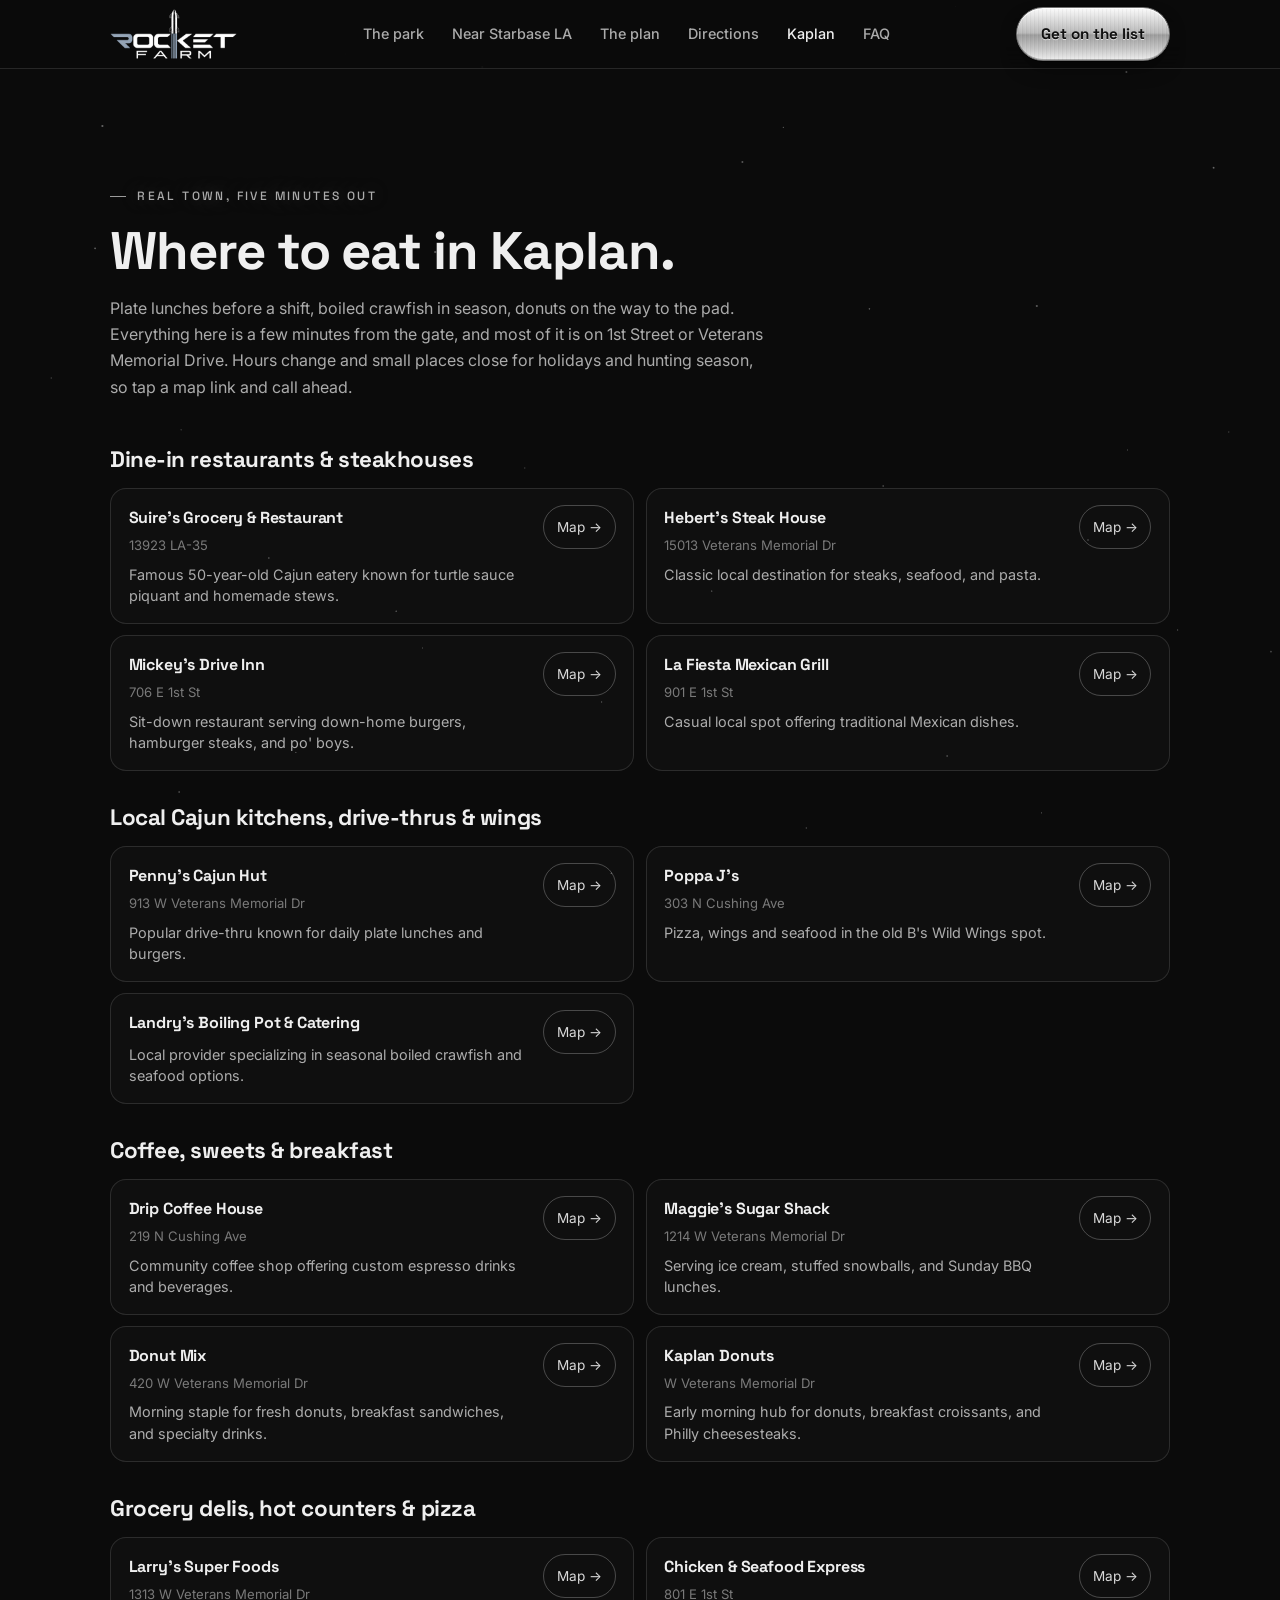
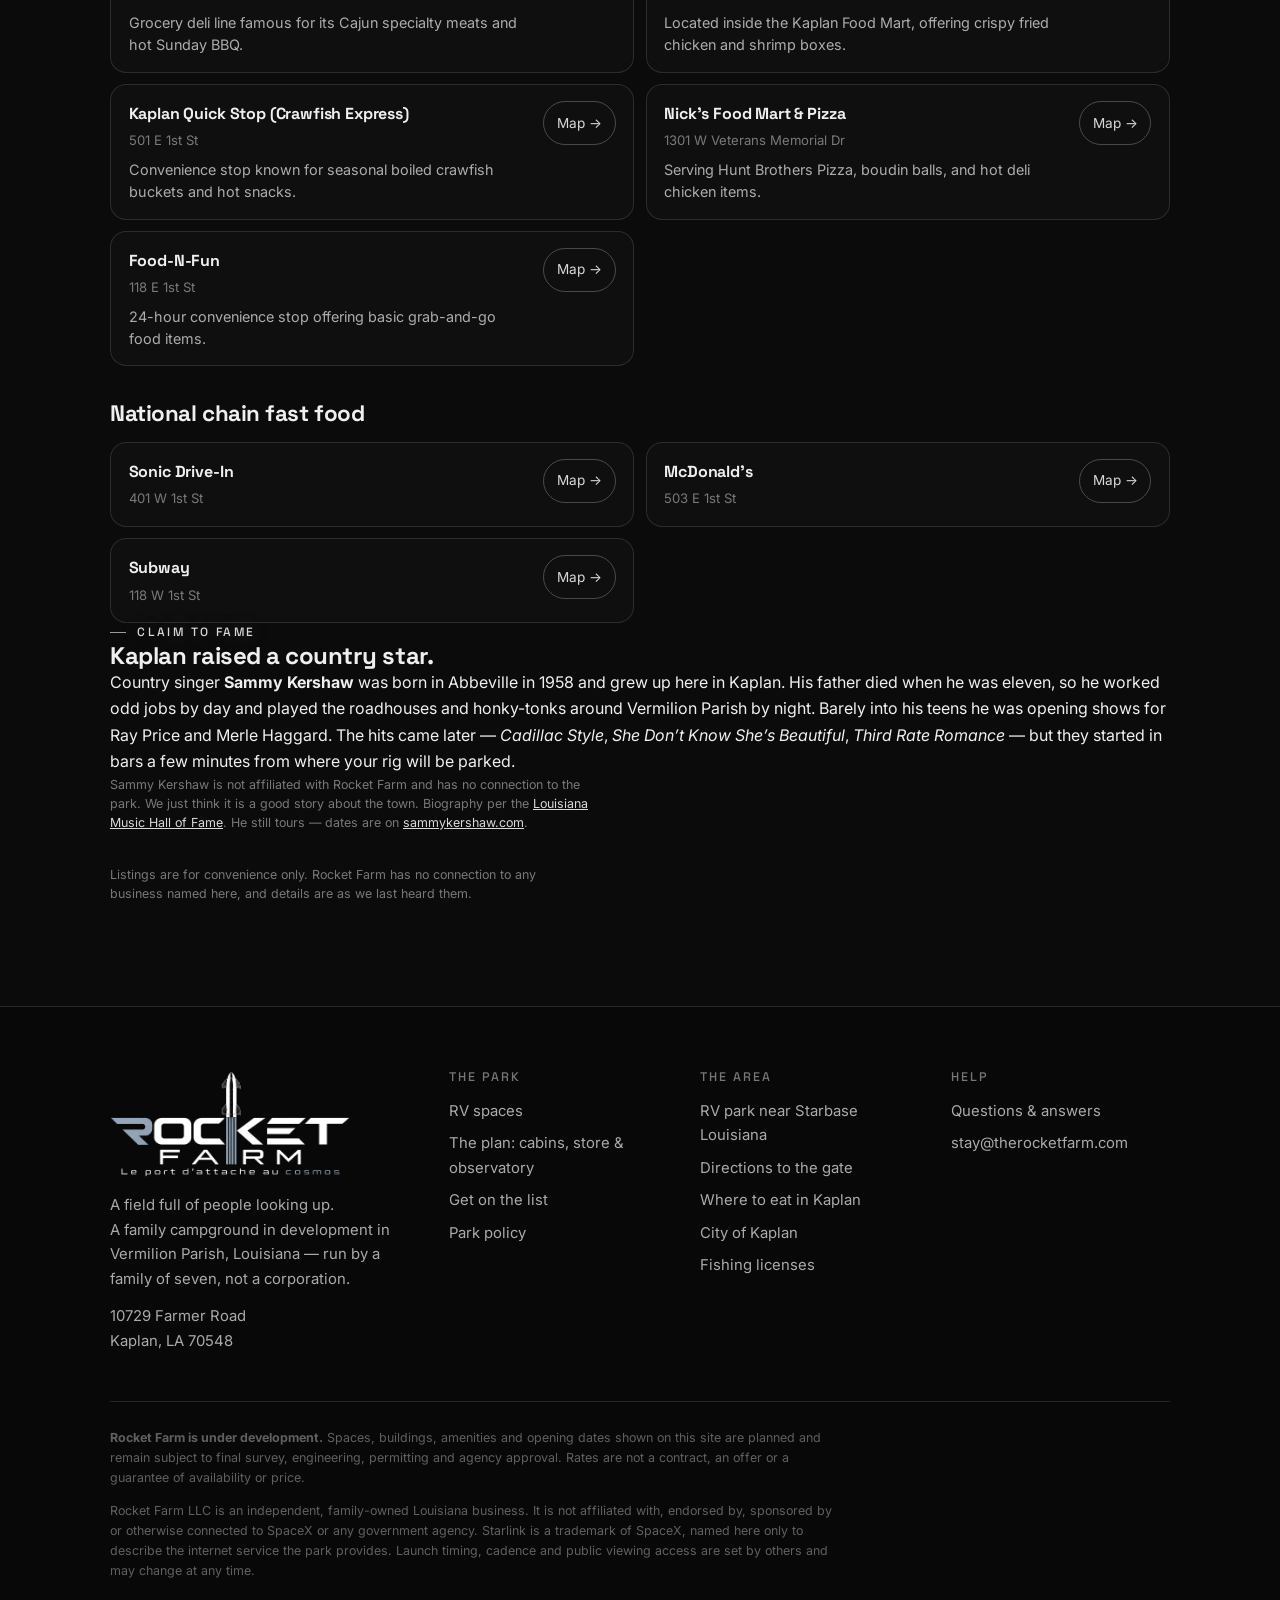
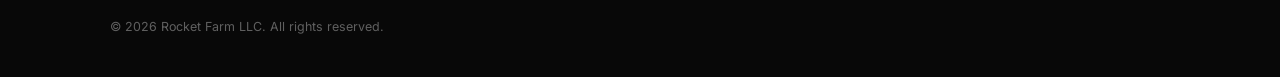
<file: kaplan/index.html>
<!DOCTYPE html>
<html lang="en">
<head>
<meta charset="utf-8">
<meta name="viewport" content="width=device-width, initial-scale=1">
<title>Kaplan, LA: Where to Eat &amp; Local Lore | Rocket Farm</title>
<meta name="description" content="Cajun plate lunches, steakhouses, boiled crawfish and coffee in Kaplan, Louisiana, five minutes from Rocket Farm RV park, plus the town&#x27;s claim to fame.">
<meta name="theme-color" content="#0b0b0b">
<meta name="robots" content="index, follow, max-image-preview:large, max-snippet:-1">
<meta name="geo.placename" content="Kaplan, Vermilion Parish, Louisiana">
<meta name="geo.region" content="US-LA">
<link rel="canonical" href="https://therocketfarm.com/kaplan/">
<meta property="og:type" content="website">
<meta property="og:url" content="https://therocketfarm.com/kaplan/">
<meta property="og:title" content="Kaplan, LA: Where to Eat &amp; Local Lore | Rocket Farm">
<meta property="og:description" content="Cajun plate lunches, steakhouses, boiled crawfish and coffee in Kaplan, Louisiana, five minutes from Rocket Farm RV park, plus the town&#x27;s claim to fame.">
<meta property="og:site_name" content="Rocket Farm">
<meta property="og:image" content="https://therocketfarm.com/og.png">
<meta property="og:image:width" content="1200">
<meta property="og:image:height" content="630">
<meta property="og:image:alt" content="Rocket Farm — a family RV park and campground in Kaplan, Louisiana.">
<meta property="og:locale" content="en_US">
<meta name="twitter:card" content="summary_large_image">
<meta name="twitter:title" content="Kaplan, LA: Where to Eat &amp; Local Lore | Rocket Farm">
<meta name="twitter:description" content="Cajun plate lunches, steakhouses, boiled crawfish and coffee in Kaplan, Louisiana, five minutes from Rocket Farm RV park, plus the town&#x27;s claim to fame.">
<meta name="twitter:image" content="https://therocketfarm.com/og.png">
<link rel="icon" href="data:image/svg+xml,%3Csvg xmlns='http://www.w3.org/2000/svg' viewBox='0 0 100 100'%3E%3Crect width='100' height='100' rx='22' fill='%230b0b0b'/%3E%3Cpath d='M50 18c9 10 13 22 13 34l-7 6H44l-7-6c0-12 4-24 13-34z' fill='%23d9d9d9'/%3E%3Cpath d='M44 62h12l-6 20-6-20z' fill='%23a3a3a3'/%3E%3C/svg%3E">
<link rel="apple-touch-icon" href="/img/apple-touch-icon.png">
<link rel="preconnect" href="https://fonts.googleapis.com">
<link rel="preconnect" href="https://fonts.gstatic.com" crossorigin>
<!-- Fonts must not block first paint on a phone: fetched as a preload and
     promoted to a stylesheet on load, with a plain link for no-JS. The
     fallback stack renders immediately either way. -->
<link rel="preload" as="style" href="https://fonts.googleapis.com/css2?family=Space+Grotesk:wght@500;700&family=Inter:wght@400;500;600&display=swap">
<link rel="stylesheet" media="print" onload="this.media='all';this.onload=null" href="https://fonts.googleapis.com/css2?family=Space+Grotesk:wght@500;700&family=Inter:wght@400;500;600&display=swap">
<noscript><link rel="stylesheet" href="https://fonts.googleapis.com/css2?family=Space+Grotesk:wght@500;700&family=Inter:wght@400;500;600&display=swap"></noscript>
<link rel="stylesheet" href="/assets/site.css">
<script>document.documentElement.classList.add('js');</script>
<script>
/* Day sky 6am-5pm Central, night otherwise. ?sky=day|night previews; the
   header toggle stores a choice for this browser. */
(function(){try{
  var q=new URLSearchParams(location.search).get('sky');
  var pref=q||localStorage.getItem('rf-theme');
  var h=parseInt(new Intl.DateTimeFormat('en-US',{timeZone:'America/Chicago',hour:'numeric',hourCycle:'h23'}).format(new Date()),10)%24;
  var day=false;
  document.documentElement.setAttribute('data-theme',day?'day':'night');
}catch(e){document.documentElement.setAttribute('data-theme','night')}})();
</script>
<script type="application/ld+json">
{
 "@context": "https://schema.org",
 "@type": "WebPage",
 "name": "Where to eat in Kaplan \u2014 Rocket Farm",
 "description": "Cajun plate lunches, steakhouses, boiled crawfish and coffee in Kaplan, Louisiana, five minutes from Rocket Farm RV park, plus the town&#x27;s claim to fame.",
 "url": "https://therocketfarm.com/kaplan/",
 "inLanguage": "en-US",
 "dateModified": "2026-09-17",
 "isPartOf": {
  "@type": "WebSite",
  "name": "Rocket Farm",
  "url": "https://therocketfarm.com/"
 },
 "about": {
  "@type": "Campground",
  "name": "Rocket Farm",
  "url": "https://therocketfarm.com/"
 }
}
</script>
<script type="application/ld+json">
{
 "@context": "https://schema.org",
 "@type": "BreadcrumbList",
 "itemListElement": [
  {
   "@type": "ListItem",
   "position": 1,
   "name": "Rocket Farm",
   "item": "https://therocketfarm.com/"
  },
  {
   "@type": "ListItem",
   "position": 2,
   "name": "Where to eat in Kaplan",
   "item": "https://therocketfarm.com/kaplan/"
  }
 ]
}
</script>
</head>
<body>
<a class="skip" href="#main">Skip to content</a>
<div class="deepspace" aria-hidden="true"></div>

<!-- header -->
<header id="site-header">
  <nav class="wrap nav" aria-label="Primary">
    <a class="wordmark" href="/" aria-label="Rocket Farm home">
      <img class="brand-logo" src="/img/logo-mark.webp" width="380" height="150" alt="Rocket Farm" decoding="async">
    </a>
    <div class="nav-links" id="nav-links">
      <a href="/spaces/">The park</a>
      <a href="/starbase-louisiana/">Near Starbase LA</a>
      <a href="/plan/">The plan</a>
      <a href="/directions/">Directions</a>
      <a href="/kaplan/" aria-current="page">Kaplan</a>
      <a href="/faq/">FAQ</a>
    </div>
    <button class="nav-toggle" type="button" aria-expanded="false" aria-controls="nav-links" aria-label="Open menu">
      <svg class="bars" viewBox="0 0 24 24" aria-hidden="true"><path d="M4 7h16M4 12h16M4 17h16"/></svg>
      <svg class="x" viewBox="0 0 24 24" aria-hidden="true"><path d="M6 6l12 12M18 6L6 18"/></svg>
    </button>
    <a class="btn btn-primary" href="/#reserve">
      <span class="cta-long">Get on the list</span><span class="cta-short">Join</span>
    </a>
  </nav>
</header>
<!-- /header -->

<main id="main">
  <!-- ============ WHERE TO EAT IN KAPLAN ============ -->
  <section class="band" id="eat">
    <div class="wrap">
      <div class="head reveal">
        <p class="eyebrow">Real town, five minutes out</p>
        <h1>Where to eat in Kaplan.</h1>
        <p>Plate lunches before a shift, boiled crawfish in season, donuts on the way to the pad. Everything here is a few minutes from the gate, and most of it is on 1st Street or Veterans Memorial Drive. Hours change and small places close for holidays and hunting season, so tap a map link and call ahead.</p>
      </div>
      <div class="eats reveal">
      <section class="eat-group">
        <h2>Dine-in restaurants &amp; steakhouses</h2>
        <ul class="eat-list">
          <li class="eat"><div><b>Suire's Grocery &amp; Restaurant</b><span class="eat-addr">13923 LA-35</span><p>Famous 50-year-old Cajun eatery known for turtle sauce piquant and homemade stews.</p></div><a href="https://www.google.com/maps/search/?api=1&query=Suire%27s%20Grocery%20%26%20Restaurant%2C%2013923%20LA-35%2C%20Kaplan%2C%20LA%2070548" target="_blank" rel="noopener" aria-label="Map: Suire's Grocery &amp; Restaurant">Map &rarr;</a></li>
          <li class="eat"><div><b>Hebert's Steak House</b><span class="eat-addr">15013 Veterans Memorial Dr</span><p>Classic local destination for steaks, seafood, and pasta.</p></div><a href="https://www.google.com/maps/search/?api=1&query=Hebert%27s%20Steak%20House%2C%2015013%20Veterans%20Memorial%20Dr%2C%20Kaplan%2C%20LA%2070548" target="_blank" rel="noopener" aria-label="Map: Hebert's Steak House">Map &rarr;</a></li>
          <li class="eat"><div><b>Mickey's Drive Inn</b><span class="eat-addr">706 E 1st St</span><p>Sit-down restaurant serving down-home burgers, hamburger steaks, and po' boys.</p></div><a href="https://www.google.com/maps/search/?api=1&query=Mickey%27s%20Drive%20Inn%2C%20706%20E%201st%20St%2C%20Kaplan%2C%20LA%2070548" target="_blank" rel="noopener" aria-label="Map: Mickey's Drive Inn">Map &rarr;</a></li>
          <li class="eat"><div><b>La Fiesta Mexican Grill</b><span class="eat-addr">901 E 1st St</span><p>Casual local spot offering traditional Mexican dishes.</p></div><a href="https://www.google.com/maps/search/?api=1&query=La%20Fiesta%20Mexican%20Grill%2C%20901%20E%201st%20St%2C%20Kaplan%2C%20LA%2070548" target="_blank" rel="noopener" aria-label="Map: La Fiesta Mexican Grill">Map &rarr;</a></li>
        </ul>
      </section>
      <section class="eat-group">
        <h2>Local Cajun kitchens, drive-thrus &amp; wings</h2>
        <ul class="eat-list">
          <li class="eat"><div><b>Penny's Cajun Hut</b><span class="eat-addr">913 W Veterans Memorial Dr</span><p>Popular drive-thru known for daily plate lunches and burgers.</p></div><a href="https://www.google.com/maps/search/?api=1&query=Penny%27s%20Cajun%20Hut%2C%20913%20W%20Veterans%20Memorial%20Dr%2C%20Kaplan%2C%20LA%2070548" target="_blank" rel="noopener" aria-label="Map: Penny's Cajun Hut">Map &rarr;</a></li>
          <li class="eat"><div><b>Poppa J's</b><span class="eat-addr">303 N Cushing Ave</span><p>Pizza, wings and seafood in the old B's Wild Wings spot.</p></div><a href="https://www.google.com/maps/search/?api=1&query=Poppa%20J%27s%2C%20303%20N%20Cushing%20Ave%2C%20Kaplan%2C%20LA%2070548" target="_blank" rel="noopener" aria-label="Map: Poppa J's">Map &rarr;</a></li>
          <li class="eat"><div><b>Landry's Boiling Pot &amp; Catering</b><p>Local provider specializing in seasonal boiled crawfish and seafood options.</p></div><a href="https://www.google.com/maps/search/?api=1&query=Landry%27s%20Boiling%20Pot%20%26%20Catering%2C%20Kaplan%2C%20LA%2070548" target="_blank" rel="noopener" aria-label="Map: Landry's Boiling Pot &amp; Catering">Map &rarr;</a></li>
        </ul>
      </section>
      <section class="eat-group">
        <h2>Coffee, sweets &amp; breakfast</h2>
        <ul class="eat-list">
          <li class="eat"><div><b>Drip Coffee House</b><span class="eat-addr">219 N Cushing Ave</span><p>Community coffee shop offering custom espresso drinks and beverages.</p></div><a href="https://www.google.com/maps/search/?api=1&query=Drip%20Coffee%20House%2C%20219%20N%20Cushing%20Ave%2C%20Kaplan%2C%20LA%2070548" target="_blank" rel="noopener" aria-label="Map: Drip Coffee House">Map &rarr;</a></li>
          <li class="eat"><div><b>Maggie's Sugar Shack</b><span class="eat-addr">1214 W Veterans Memorial Dr</span><p>Serving ice cream, stuffed snowballs, and Sunday BBQ lunches.</p></div><a href="https://www.google.com/maps/search/?api=1&query=Maggie%27s%20Sugar%20Shack%2C%201214%20W%20Veterans%20Memorial%20Dr%2C%20Kaplan%2C%20LA%2070548" target="_blank" rel="noopener" aria-label="Map: Maggie's Sugar Shack">Map &rarr;</a></li>
          <li class="eat"><div><b>Donut Mix</b><span class="eat-addr">420 W Veterans Memorial Dr</span><p>Morning staple for fresh donuts, breakfast sandwiches, and specialty drinks.</p></div><a href="https://www.google.com/maps/search/?api=1&query=Donut%20Mix%2C%20420%20W%20Veterans%20Memorial%20Dr%2C%20Kaplan%2C%20LA%2070548" target="_blank" rel="noopener" aria-label="Map: Donut Mix">Map &rarr;</a></li>
          <li class="eat"><div><b>Kaplan Donuts</b><span class="eat-addr">W Veterans Memorial Dr</span><p>Early morning hub for donuts, breakfast croissants, and Philly cheesesteaks.</p></div><a href="https://www.google.com/maps/search/?api=1&query=Kaplan%20Donuts%2C%20W%20Veterans%20Memorial%20Dr%2C%20Kaplan%2C%20LA%2070548" target="_blank" rel="noopener" aria-label="Map: Kaplan Donuts">Map &rarr;</a></li>
        </ul>
      </section>
      <section class="eat-group">
        <h2>Grocery delis, hot counters &amp; pizza</h2>
        <ul class="eat-list">
          <li class="eat"><div><b>Larry's Super Foods</b><span class="eat-addr">1313 W Veterans Memorial Dr</span><p>Grocery deli line famous for its Cajun specialty meats and hot Sunday BBQ.</p></div><a href="https://www.google.com/maps/search/?api=1&query=Larry%27s%20Super%20Foods%2C%201313%20W%20Veterans%20Memorial%20Dr%2C%20Kaplan%2C%20LA%2070548" target="_blank" rel="noopener" aria-label="Map: Larry's Super Foods">Map &rarr;</a></li>
          <li class="eat"><div><b>Chicken &amp; Seafood Express</b><span class="eat-addr">801 E 1st St</span><p>Located inside the Kaplan Food Mart, offering crispy fried chicken and shrimp boxes.</p></div><a href="https://www.google.com/maps/search/?api=1&query=Chicken%20%26%20Seafood%20Express%2C%20801%20E%201st%20St%2C%20Kaplan%2C%20LA%2070548" target="_blank" rel="noopener" aria-label="Map: Chicken &amp; Seafood Express">Map &rarr;</a></li>
          <li class="eat"><div><b>Kaplan Quick Stop (Crawfish Express)</b><span class="eat-addr">501 E 1st St</span><p>Convenience stop known for seasonal boiled crawfish buckets and hot snacks.</p></div><a href="https://www.google.com/maps/search/?api=1&query=Kaplan%20Quick%20Stop%20%28Crawfish%20Express%29%2C%20501%20E%201st%20St%2C%20Kaplan%2C%20LA%2070548" target="_blank" rel="noopener" aria-label="Map: Kaplan Quick Stop (Crawfish Express)">Map &rarr;</a></li>
          <li class="eat"><div><b>Nick's Food Mart &amp; Pizza</b><span class="eat-addr">1301 W Veterans Memorial Dr</span><p>Serving Hunt Brothers Pizza, boudin balls, and hot deli chicken items.</p></div><a href="https://www.google.com/maps/search/?api=1&query=Nick%27s%20Food%20Mart%20%26%20Pizza%2C%201301%20W%20Veterans%20Memorial%20Dr%2C%20Kaplan%2C%20LA%2070548" target="_blank" rel="noopener" aria-label="Map: Nick's Food Mart &amp; Pizza">Map &rarr;</a></li>
          <li class="eat"><div><b>Food-N-Fun</b><span class="eat-addr">118 E 1st St</span><p>24-hour convenience stop offering basic grab-and-go food items.</p></div><a href="https://www.google.com/maps/search/?api=1&query=Food-N-Fun%2C%20118%20E%201st%20St%2C%20Kaplan%2C%20LA%2070548" target="_blank" rel="noopener" aria-label="Map: Food-N-Fun">Map &rarr;</a></li>
        </ul>
      </section>
      <section class="eat-group">
        <h2>National chain fast food</h2>
        <ul class="eat-list">
          <li class="eat"><div><b>Sonic Drive-In</b><span class="eat-addr">401 W 1st St</span></div><a href="https://www.google.com/maps/search/?api=1&query=Sonic%20Drive-In%2C%20401%20W%201st%20St%2C%20Kaplan%2C%20LA%2070548" target="_blank" rel="noopener" aria-label="Map: Sonic Drive-In">Map &rarr;</a></li>
          <li class="eat"><div><b>McDonald's</b><span class="eat-addr">503 E 1st St</span></div><a href="https://www.google.com/maps/search/?api=1&query=McDonald%27s%2C%20503%20E%201st%20St%2C%20Kaplan%2C%20LA%2070548" target="_blank" rel="noopener" aria-label="Map: McDonald's">Map &rarr;</a></li>
          <li class="eat"><div><b>Subway</b><span class="eat-addr">118 W 1st St</span></div><a href="https://www.google.com/maps/search/?api=1&query=Subway%2C%20118%20W%201st%20St%2C%20Kaplan%2C%20LA%2070548" target="_blank" rel="noopener" aria-label="Map: Subway">Map &rarr;</a></li>
        </ul>
      </section>
      </div>
      <section class="famous reveal" aria-labelledby="famous-title">
        <p class="eyebrow">Claim to fame</p>
        <h2 id="famous-title">Kaplan raised a country star.</h2>
        <p>Country singer <strong>Sammy Kershaw</strong> was born in Abbeville in 1958 and grew up here in Kaplan. His father died when he was eleven, so he worked odd jobs by day and played the roadhouses and honky-tonks around Vermilion Parish by night. Barely into his teens he was opening shows for Ray Price and Merle Haggard. The hits came later &mdash; <em>Cadillac Style</em>, <em>She Don&rsquo;t Know She&rsquo;s Beautiful</em>, <em>Third Rate Romance</em> &mdash; but they started in bars a few minutes from where your rig will be parked.</p>
        <p class="fine">Sammy Kershaw is not affiliated with Rocket Farm and has no connection to the park. We just think it is a good story about the town. Biography per the <a href="https://louisianamusichalloffame.org/sammy-kershaw/" target="_blank" rel="noopener">Louisiana Music Hall of Fame</a>. He still tours &mdash; dates are on <a href="https://www.sammykershaw.com/" target="_blank" rel="noopener">sammykershaw.com</a>.</p>
      </section>

      <p class="fine" style="margin-top:2rem">Listings are for convenience only. Rocket Farm has no connection to any business named here, and details are as we last heard them.</p>
    </div>
  </section>
</main>

<!-- footer -->
<footer>
  <div class="wrap">
    <div class="foot-top foot-4">
      <div class="foot-col">
        <a class="foot-brand" href="/" aria-label="Rocket Farm home">
          <img class="foot-logo" src="/img/logo-full.webp" width="1100" height="488" loading="lazy" decoding="async" alt="Rocket Farm, le port d&rsquo;attache au cosmos">
        </a>
        <p>A field full of people looking up.<br>A family campground in development in Vermilion Parish, Louisiana &mdash; run by a family of seven, not a corporation.</p>
        <p style="margin-top:.8rem">10729 Farmer Road<br>Kaplan, LA 70548</p>
      </div>

      <div class="foot-col">
        <h3>The park</h3>
        <a href="/spaces/">RV spaces</a>
        <a href="/plan/">The plan: cabins, store &amp; observatory</a>
        <a href="/#reserve">Get on the list</a>
        <a href="/faq/#rules">Park policy</a>
      </div>

      <div class="foot-col">
        <h3>The area</h3>
        <a href="/starbase-louisiana/">RV park near Starbase Louisiana</a>
        <a href="/directions/">Directions to the gate</a>
        <a href="/kaplan/">Where to eat in Kaplan</a>
        <a href="https://www.kaplanla.com/" target="_blank" rel="noopener">City of Kaplan</a>
        <a href="https://louisianaoutdoors.com/licenses-and-permits" target="_blank" rel="noopener">Fishing licenses</a>
      </div>

      <div class="foot-col">
        <h3>Help</h3>
        <a href="/faq/">Questions &amp; answers</a>
        <a href="mailto:stay@therocketfarm.com">stay@therocketfarm.com</a>
      </div>
    </div>

    <div class="disclaimer">
      <p><strong>Rocket Farm is under development.</strong> Spaces, buildings, amenities and opening dates shown on this site are planned and remain subject to final survey, engineering, permitting and agency approval. Rates are not a contract, an offer or a guarantee of availability or price.</p>
      <p>Rocket Farm LLC is an independent, family-owned Louisiana business. It is not affiliated with, endorsed by, sponsored by or otherwise connected to SpaceX or any government agency. Starlink is a trademark of SpaceX, named here only to describe the internet service the park provides. Launch timing, cadence and public viewing access are set by others and may change at any time.</p>
      <p class="copyright">© <span id="year">2026</span> Rocket Farm LLC. All rights reserved.</p>
    </div>
  </div>
</footer>
<!-- /footer -->

<script src="/assets/site.js" defer></script>
</body>
</html>
</file>
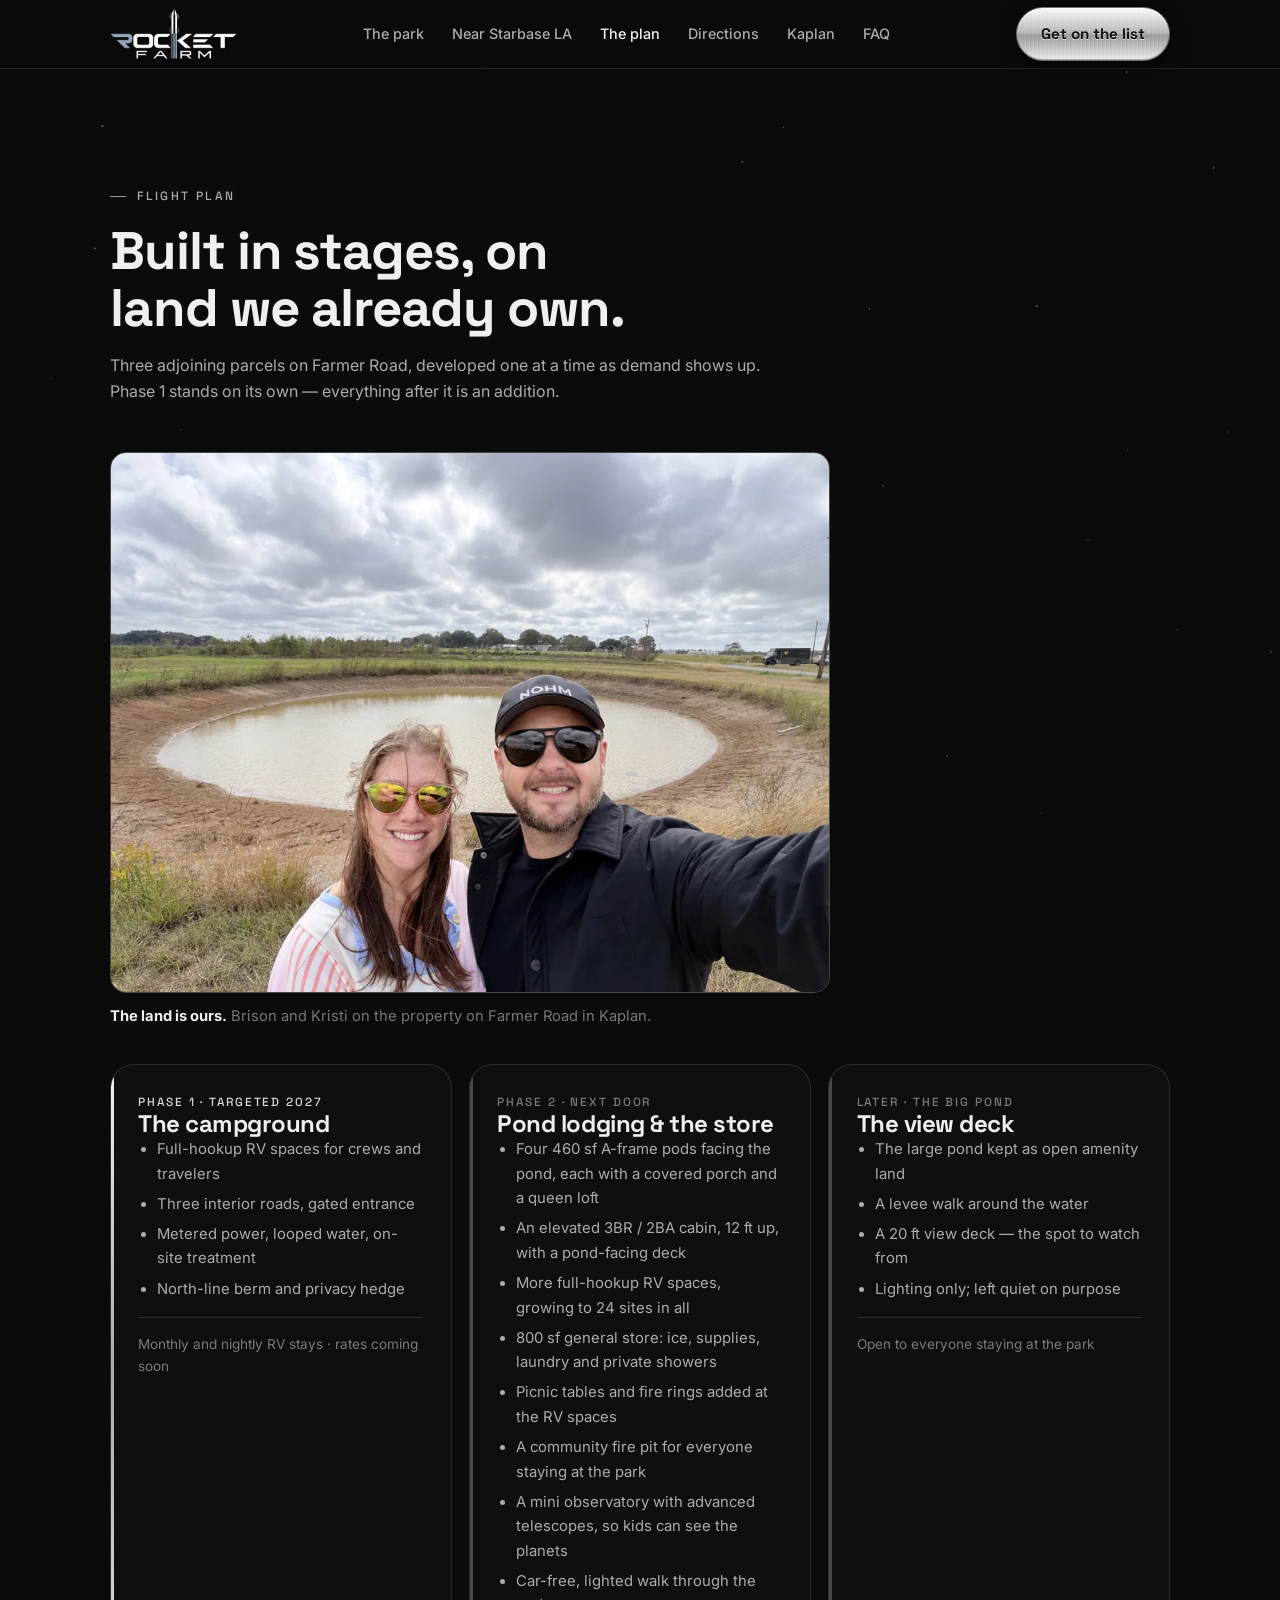
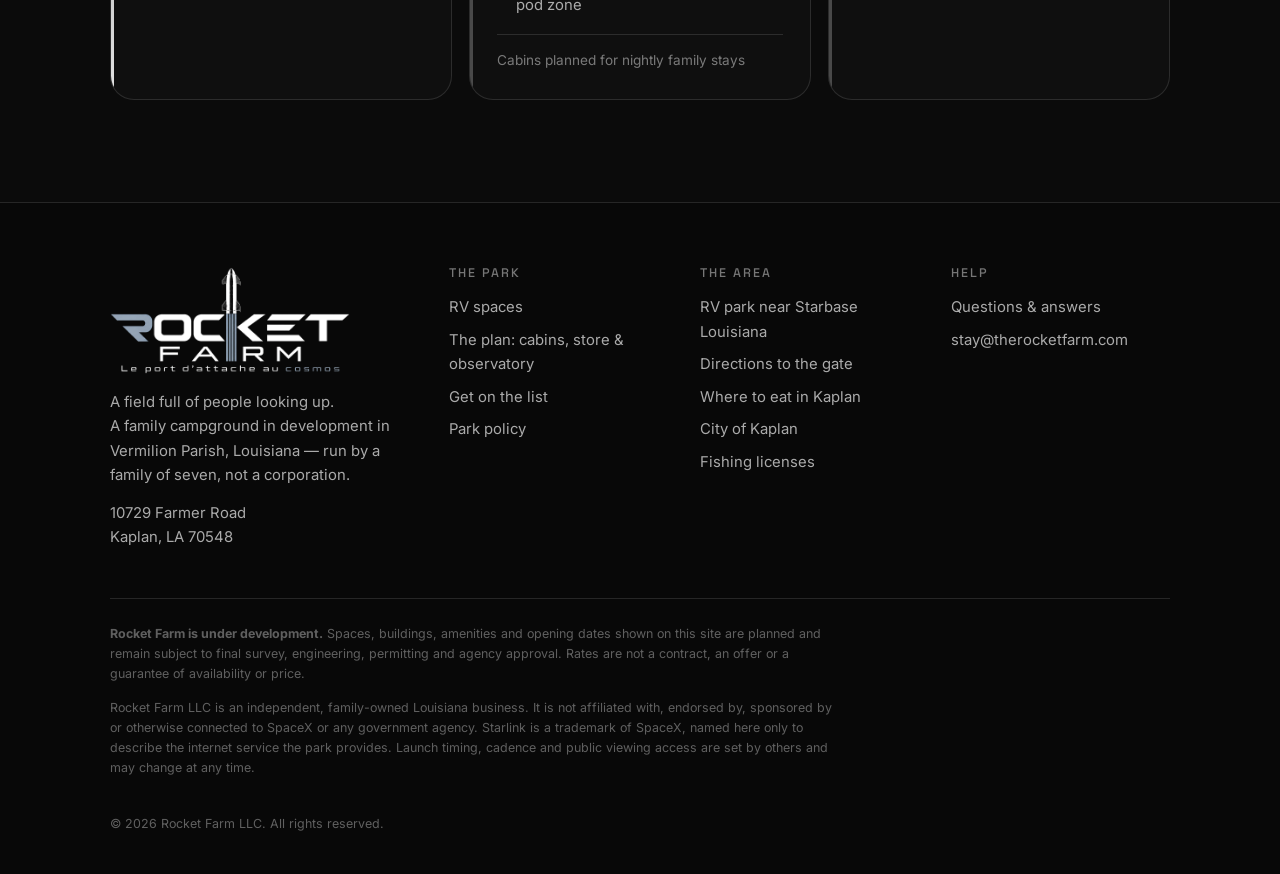
<file: plan/index.html>
<!DOCTYPE html>
<html lang="en">
<head>
<meta charset="utf-8">
<meta name="viewport" content="width=device-width, initial-scale=1">
<title>What&#x27;s Planned | Rocket Farm RV Park, Kaplan LA</title>
<meta name="description" content="Rocket Farm is built in stages on Farmer Road, Kaplan, LA: full-hookup RV spaces first (2027), then A-frame cabins, a family cabin, a store and an observatory.">
<meta name="theme-color" content="#0b0b0b">
<meta name="robots" content="index, follow, max-image-preview:large, max-snippet:-1">
<meta name="geo.placename" content="Kaplan, Vermilion Parish, Louisiana">
<meta name="geo.region" content="US-LA">
<link rel="canonical" href="https://therocketfarm.com/plan/">
<meta property="og:type" content="website">
<meta property="og:url" content="https://therocketfarm.com/plan/">
<meta property="og:title" content="What&#x27;s Planned | Rocket Farm RV Park, Kaplan LA">
<meta property="og:description" content="Rocket Farm is built in stages on Farmer Road, Kaplan, LA: full-hookup RV spaces first (2027), then A-frame cabins, a family cabin, a store and an observatory.">
<meta property="og:site_name" content="Rocket Farm">
<meta property="og:image" content="https://therocketfarm.com/og.png">
<meta property="og:image:width" content="1200">
<meta property="og:image:height" content="630">
<meta property="og:image:alt" content="Rocket Farm — a family RV park and campground in Kaplan, Louisiana.">
<meta property="og:locale" content="en_US">
<meta name="twitter:card" content="summary_large_image">
<meta name="twitter:title" content="What&#x27;s Planned | Rocket Farm RV Park, Kaplan LA">
<meta name="twitter:description" content="Rocket Farm is built in stages on Farmer Road, Kaplan, LA: full-hookup RV spaces first (2027), then A-frame cabins, a family cabin, a store and an observatory.">
<meta name="twitter:image" content="https://therocketfarm.com/og.png">
<link rel="icon" href="data:image/svg+xml,%3Csvg xmlns='http://www.w3.org/2000/svg' viewBox='0 0 100 100'%3E%3Crect width='100' height='100' rx='22' fill='%230b0b0b'/%3E%3Cpath d='M50 18c9 10 13 22 13 34l-7 6H44l-7-6c0-12 4-24 13-34z' fill='%23d9d9d9'/%3E%3Cpath d='M44 62h12l-6 20-6-20z' fill='%23a3a3a3'/%3E%3C/svg%3E">
<link rel="apple-touch-icon" href="/img/apple-touch-icon.png">
<link rel="preconnect" href="https://fonts.googleapis.com">
<link rel="preconnect" href="https://fonts.gstatic.com" crossorigin>
<!-- Fonts must not block first paint on a phone: fetched as a preload and
     promoted to a stylesheet on load, with a plain link for no-JS. The
     fallback stack renders immediately either way. -->
<link rel="preload" as="style" href="https://fonts.googleapis.com/css2?family=Space+Grotesk:wght@500;700&family=Inter:wght@400;500;600&display=swap">
<link rel="stylesheet" media="print" onload="this.media='all';this.onload=null" href="https://fonts.googleapis.com/css2?family=Space+Grotesk:wght@500;700&family=Inter:wght@400;500;600&display=swap">
<noscript><link rel="stylesheet" href="https://fonts.googleapis.com/css2?family=Space+Grotesk:wght@500;700&family=Inter:wght@400;500;600&display=swap"></noscript>
<link rel="stylesheet" href="/assets/site.css">
<script>document.documentElement.classList.add('js');</script>
<script>
/* Day sky 6am-5pm Central, night otherwise. ?sky=day|night previews; the
   header toggle stores a choice for this browser. */
(function(){try{
  var q=new URLSearchParams(location.search).get('sky');
  var pref=q||localStorage.getItem('rf-theme');
  var h=parseInt(new Intl.DateTimeFormat('en-US',{timeZone:'America/Chicago',hour:'numeric',hourCycle:'h23'}).format(new Date()),10)%24;
  var day=false;
  document.documentElement.setAttribute('data-theme',day?'day':'night');
}catch(e){document.documentElement.setAttribute('data-theme','night')}})();
</script>
<script type="application/ld+json">
{
 "@context": "https://schema.org",
 "@type": "WebPage",
 "name": "What's planned \u2014 Rocket Farm",
 "description": "Rocket Farm is built in stages on Farmer Road, Kaplan, LA: full-hookup RV spaces first (2027), then A-frame cabins, a family cabin, a store and an observatory.",
 "url": "https://therocketfarm.com/plan/",
 "inLanguage": "en-US",
 "dateModified": "2026-09-17",
 "isPartOf": {
  "@type": "WebSite",
  "name": "Rocket Farm",
  "url": "https://therocketfarm.com/"
 },
 "about": {
  "@type": "Campground",
  "name": "Rocket Farm",
  "url": "https://therocketfarm.com/"
 }
}
</script>
<script type="application/ld+json">
{
 "@context": "https://schema.org",
 "@type": "BreadcrumbList",
 "itemListElement": [
  {
   "@type": "ListItem",
   "position": 1,
   "name": "Rocket Farm",
   "item": "https://therocketfarm.com/"
  },
  {
   "@type": "ListItem",
   "position": 2,
   "name": "What's planned",
   "item": "https://therocketfarm.com/plan/"
  }
 ]
}
</script>
</head>
<body>
<a class="skip" href="#main">Skip to content</a>
<div class="deepspace" aria-hidden="true"></div>

<!-- header -->
<header id="site-header">
  <nav class="wrap nav" aria-label="Primary">
    <a class="wordmark" href="/" aria-label="Rocket Farm home">
      <img class="brand-logo" src="/img/logo-mark.webp" width="380" height="150" alt="Rocket Farm" decoding="async">
    </a>
    <div class="nav-links" id="nav-links">
      <a href="/spaces/">The park</a>
      <a href="/starbase-louisiana/">Near Starbase LA</a>
      <a href="/plan/" aria-current="page">The plan</a>
      <a href="/directions/">Directions</a>
      <a href="/kaplan/">Kaplan</a>
      <a href="/faq/">FAQ</a>
    </div>
    <button class="nav-toggle" type="button" aria-expanded="false" aria-controls="nav-links" aria-label="Open menu">
      <svg class="bars" viewBox="0 0 24 24" aria-hidden="true"><path d="M4 7h16M4 12h16M4 17h16"/></svg>
      <svg class="x" viewBox="0 0 24 24" aria-hidden="true"><path d="M6 6l12 12M18 6L6 18"/></svg>
    </button>
    <a class="btn btn-primary" href="/#reserve">
      <span class="cta-long">Get on the list</span><span class="cta-short">Join</span>
    </a>
  </nav>
</header>
<!-- /header -->

<main id="main">
<section class="band" id="phases">
    <div class="wrap">
      <div class="head reveal">
        <p class="eyebrow">Flight plan</p>
        <h1>Built in stages, on land we already own.</h1>
        <p>Three adjoining parcels on Farmer Road, developed one at a time as demand shows up. Phase 1 stands on its own — everything after it is an addition.</p>
      </div>

      <figure class="owners-photo reveal">
        <img src="/img/brison-kristi-on-the-land-900.webp" srcset="/img/brison-kristi-on-the-land-900.webp 900w, /img/brison-kristi-on-the-land.webp 1600w" sizes="(max-width: 760px) 100vw, 720px" width="1600" height="1200" loading="lazy" decoding="async" alt="Brison and Kristi smiling in sunglasses on the Rocket Farm land on Farmer Road, with a new pond, open farmland and a wide cloudy Acadiana sky behind them.">
        <figcaption><b>The land is ours.</b> Brison and Kristi on the property on Farmer Road in Kaplan.</figcaption>
      </figure>

      <div class="phases reveal">
        <article class="phase">
          <p class="phase-when">Phase 1 · targeted 2027</p>
          <h2>The campground</h2>
          <ul>
            <li>Full-hookup RV spaces for crews and travelers</li>
            <li>Three interior roads, gated entrance</li>
            <li>Metered power, looped water, on-site treatment</li>
            <li>North-line berm and privacy hedge</li>
          </ul>
          <p class="phase-rate">Monthly and nightly RV stays &middot; rates coming soon</p>
        </article>

        <article class="phase" data-later>
          <p class="phase-when">Phase 2 · next door</p>
          <h2>Pond lodging &amp; the store</h2>
          <ul>
            <li>Four 460 sf A-frame pods facing the pond, each with a covered porch and a queen loft</li>
            <li>An elevated 3BR / 2BA cabin, 12 ft up, with a pond-facing deck</li>
            <li>More full-hookup RV spaces, growing to 24 sites in all</li>
            <li>800 sf general store: ice, supplies, laundry and private showers</li>
            <li>Picnic tables and fire rings added at the RV spaces</li>
            <li>A community fire pit for everyone staying at the park</li>
            <li>A mini observatory with advanced telescopes, so kids can see the planets</li>
            <li>Car-free, lighted walk through the pod zone</li>
          </ul>
          <p class="phase-rate">Cabins planned for nightly family stays</p>
        </article>

        <article class="phase" data-later>
          <p class="phase-when">Later · the big pond</p>
          <h2>The view deck</h2>
          <ul>
            <li>The large pond kept as open amenity land</li>
            <li>A levee walk around the water</li>
            <li>A 20 ft view deck — the spot to watch from</li>
            <li>Lighting only; left quiet on purpose</li>
          </ul>
          <p class="phase-rate">Open to everyone staying at the park</p>
        </article>
      </div>
    </div>
  </section>
</main>

<!-- footer -->
<footer>
  <div class="wrap">
    <div class="foot-top foot-4">
      <div class="foot-col">
        <a class="foot-brand" href="/" aria-label="Rocket Farm home">
          <img class="foot-logo" src="/img/logo-full.webp" width="1100" height="488" loading="lazy" decoding="async" alt="Rocket Farm, le port d&rsquo;attache au cosmos">
        </a>
        <p>A field full of people looking up.<br>A family campground in development in Vermilion Parish, Louisiana &mdash; run by a family of seven, not a corporation.</p>
        <p style="margin-top:.8rem">10729 Farmer Road<br>Kaplan, LA 70548</p>
      </div>

      <div class="foot-col">
        <h3>The park</h3>
        <a href="/spaces/">RV spaces</a>
        <a href="/plan/">The plan: cabins, store &amp; observatory</a>
        <a href="/#reserve">Get on the list</a>
        <a href="/faq/#rules">Park policy</a>
      </div>

      <div class="foot-col">
        <h3>The area</h3>
        <a href="/starbase-louisiana/">RV park near Starbase Louisiana</a>
        <a href="/directions/">Directions to the gate</a>
        <a href="/kaplan/">Where to eat in Kaplan</a>
        <a href="https://www.kaplanla.com/" target="_blank" rel="noopener">City of Kaplan</a>
        <a href="https://louisianaoutdoors.com/licenses-and-permits" target="_blank" rel="noopener">Fishing licenses</a>
      </div>

      <div class="foot-col">
        <h3>Help</h3>
        <a href="/faq/">Questions &amp; answers</a>
        <a href="mailto:stay@therocketfarm.com">stay@therocketfarm.com</a>
      </div>
    </div>

    <div class="disclaimer">
      <p><strong>Rocket Farm is under development.</strong> Spaces, buildings, amenities and opening dates shown on this site are planned and remain subject to final survey, engineering, permitting and agency approval. Rates are not a contract, an offer or a guarantee of availability or price.</p>
      <p>Rocket Farm LLC is an independent, family-owned Louisiana business. It is not affiliated with, endorsed by, sponsored by or otherwise connected to SpaceX or any government agency. Starlink is a trademark of SpaceX, named here only to describe the internet service the park provides. Launch timing, cadence and public viewing access are set by others and may change at any time.</p>
      <p class="copyright">© <span id="year">2026</span> Rocket Farm LLC. All rights reserved.</p>
    </div>
  </div>
</footer>
<!-- /footer -->

<script src="/assets/site.js" defer></script>
</body>
</html>
</file>
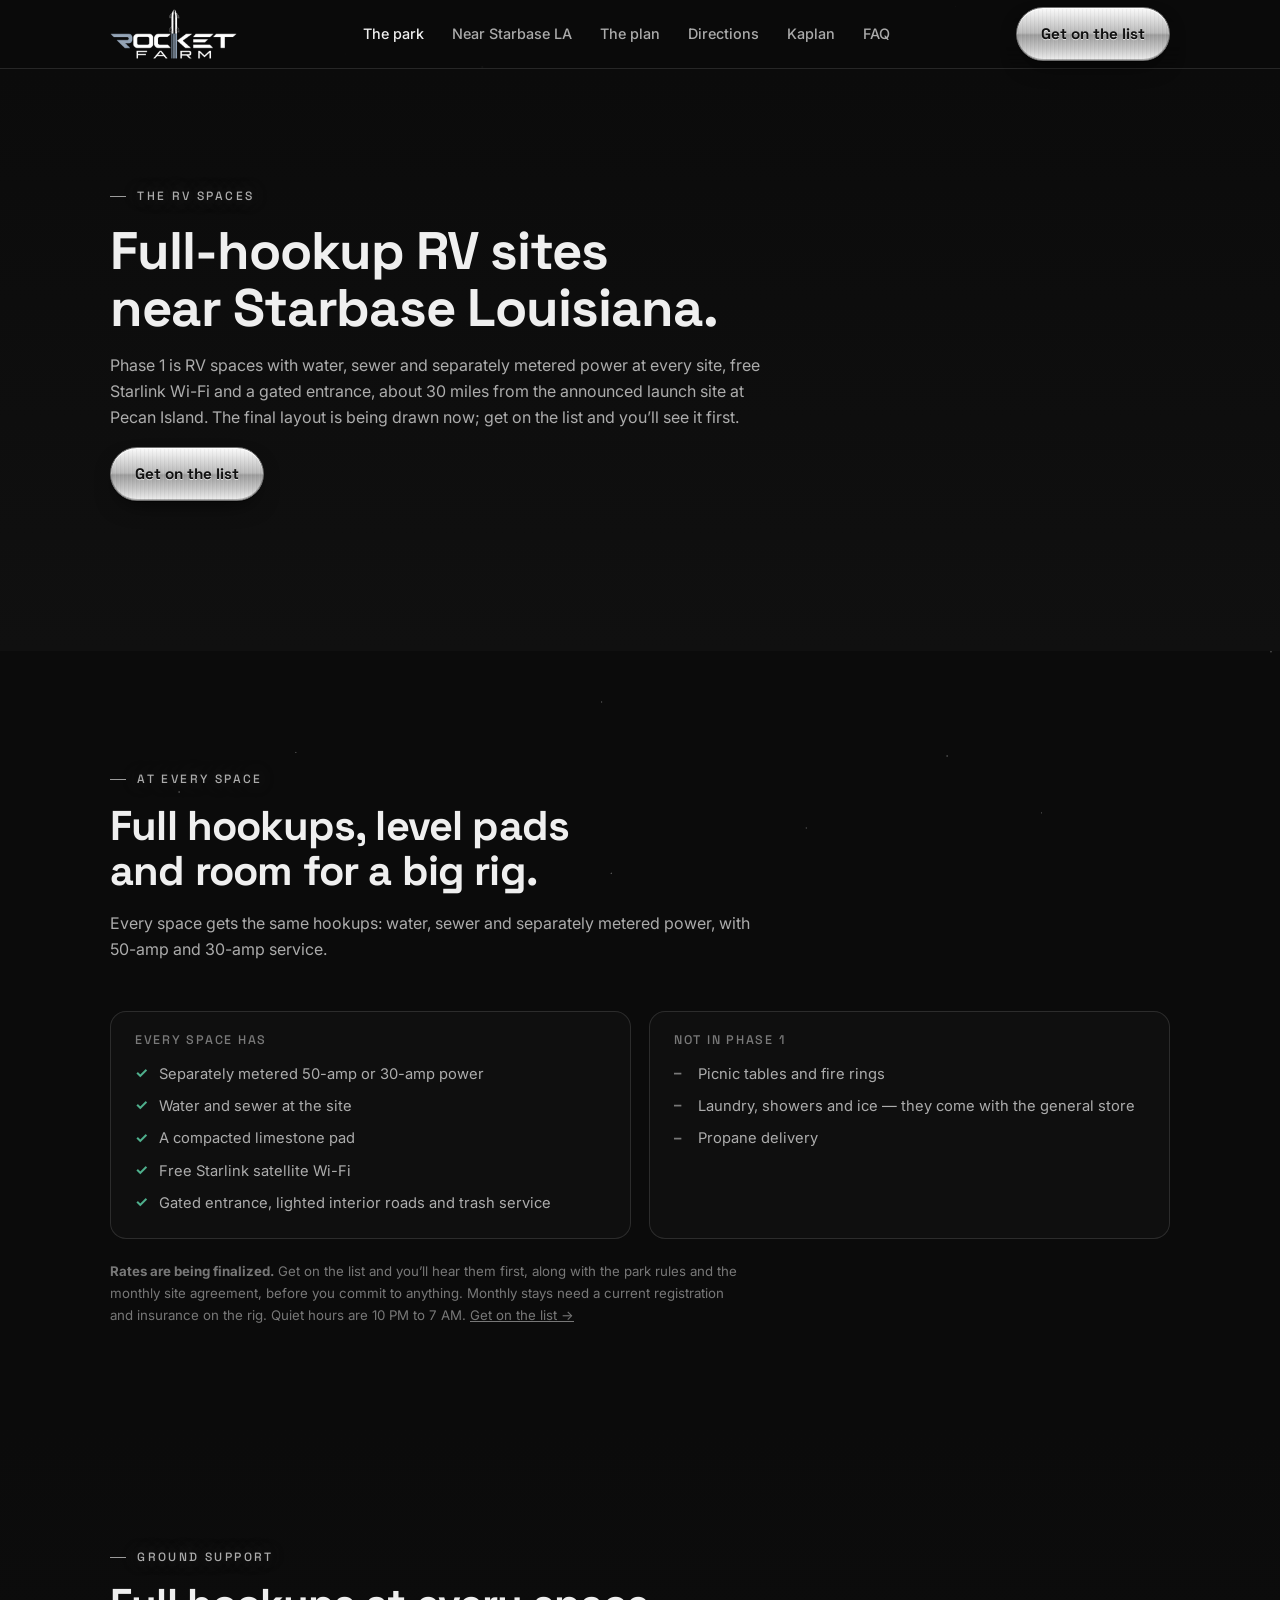
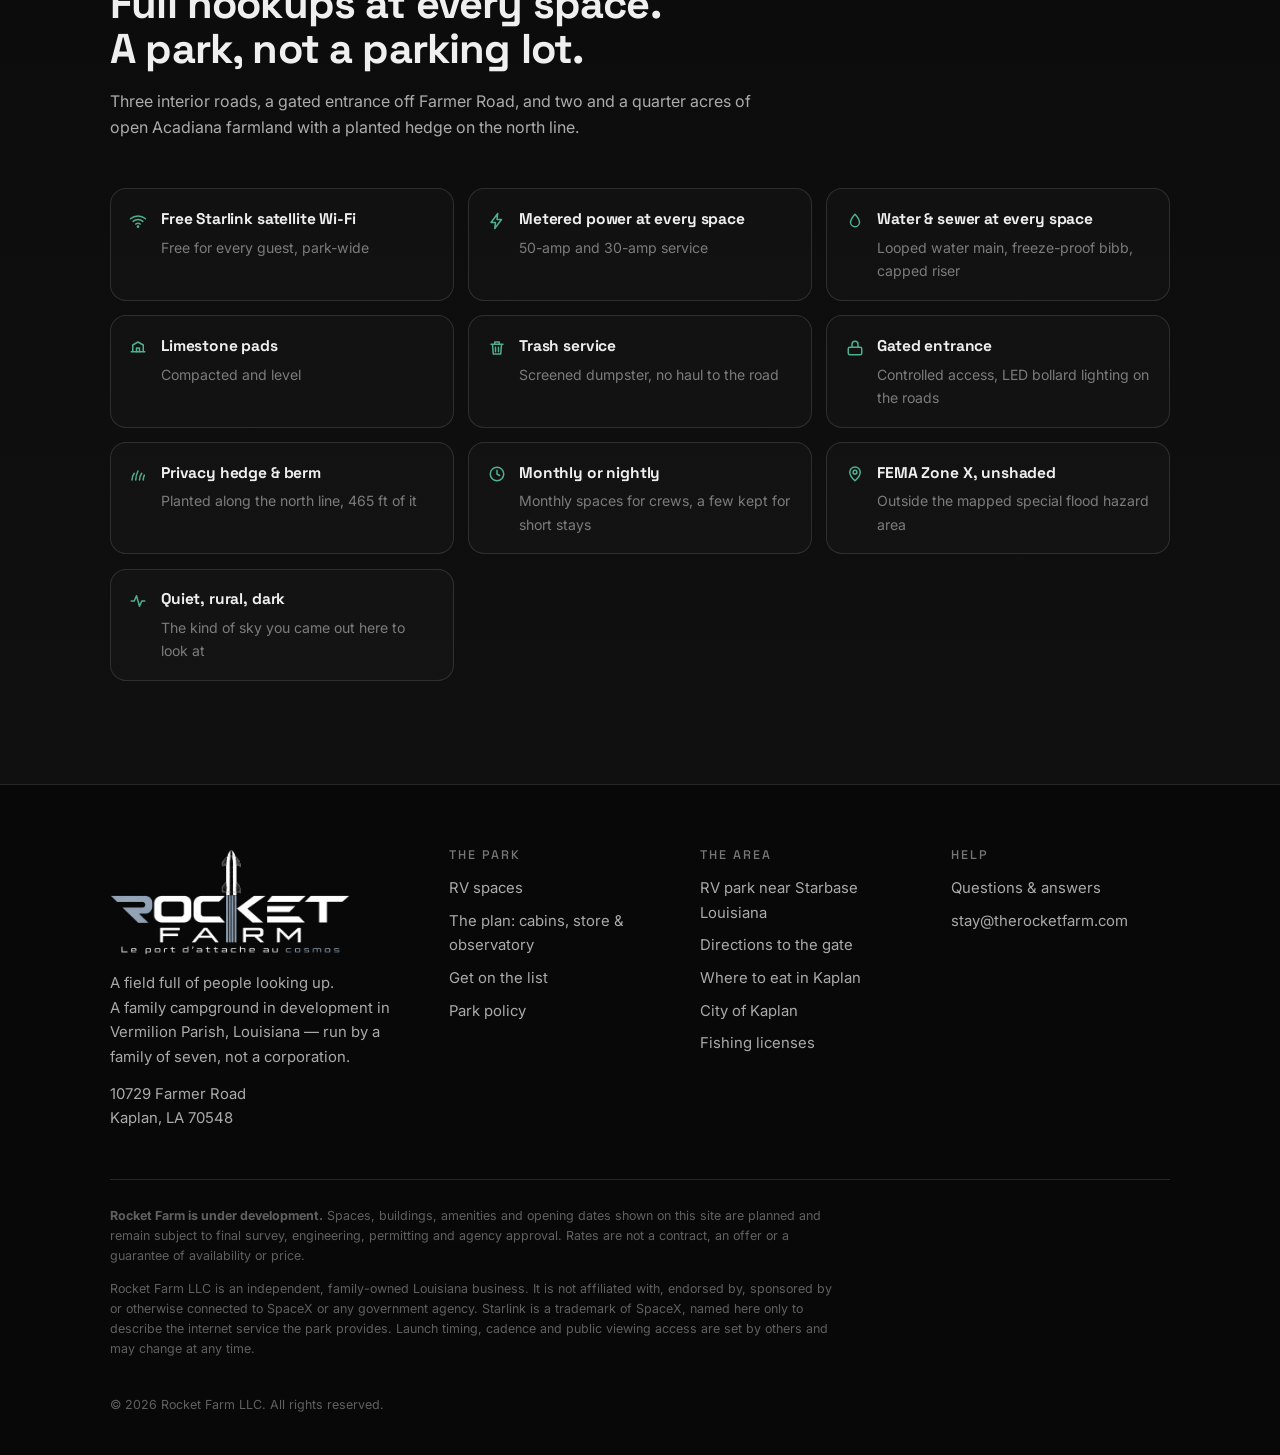
<file: spaces/index.html>
<!DOCTYPE html>
<html lang="en">
<head>
<meta charset="utf-8">
<meta name="viewport" content="width=device-width, initial-scale=1">
<title>Full-Hookup RV Sites Near Starbase Louisiana | Rocket Farm</title>
<meta name="description" content="Full-hookup RV sites at Rocket Farm in Kaplan, LA, about 30 miles from Starbase Louisiana: 50-amp and 30-amp power, water, sewer and Starlink Wi-Fi.">
<meta name="theme-color" content="#0b0b0b">
<meta name="robots" content="index, follow, max-image-preview:large, max-snippet:-1">
<meta name="geo.placename" content="Kaplan, Vermilion Parish, Louisiana">
<meta name="geo.region" content="US-LA">
<link rel="canonical" href="https://therocketfarm.com/spaces/">
<meta property="og:type" content="website">
<meta property="og:url" content="https://therocketfarm.com/spaces/">
<meta property="og:title" content="Full-Hookup RV Sites Near Starbase Louisiana | Rocket Farm">
<meta property="og:description" content="Full-hookup RV sites at Rocket Farm in Kaplan, LA, about 30 miles from Starbase Louisiana: 50-amp and 30-amp power, water, sewer and Starlink Wi-Fi.">
<meta property="og:site_name" content="Rocket Farm">
<meta property="og:image" content="https://therocketfarm.com/og.png">
<meta property="og:image:width" content="1200">
<meta property="og:image:height" content="630">
<meta property="og:image:alt" content="Rocket Farm — a family RV park and campground in Kaplan, Louisiana.">
<meta property="og:locale" content="en_US">
<meta name="twitter:card" content="summary_large_image">
<meta name="twitter:title" content="Full-Hookup RV Sites Near Starbase Louisiana | Rocket Farm">
<meta name="twitter:description" content="Full-hookup RV sites at Rocket Farm in Kaplan, LA, about 30 miles from Starbase Louisiana: 50-amp and 30-amp power, water, sewer and Starlink Wi-Fi.">
<meta name="twitter:image" content="https://therocketfarm.com/og.png">
<link rel="icon" href="data:image/svg+xml,%3Csvg xmlns='http://www.w3.org/2000/svg' viewBox='0 0 100 100'%3E%3Crect width='100' height='100' rx='22' fill='%230b0b0b'/%3E%3Cpath d='M50 18c9 10 13 22 13 34l-7 6H44l-7-6c0-12 4-24 13-34z' fill='%23d9d9d9'/%3E%3Cpath d='M44 62h12l-6 20-6-20z' fill='%23a3a3a3'/%3E%3C/svg%3E">
<link rel="apple-touch-icon" href="/img/apple-touch-icon.png">
<link rel="preconnect" href="https://fonts.googleapis.com">
<link rel="preconnect" href="https://fonts.gstatic.com" crossorigin>
<!-- Fonts must not block first paint on a phone: fetched as a preload and
     promoted to a stylesheet on load, with a plain link for no-JS. The
     fallback stack renders immediately either way. -->
<link rel="preload" as="style" href="https://fonts.googleapis.com/css2?family=Space+Grotesk:wght@500;700&family=Inter:wght@400;500;600&display=swap">
<link rel="stylesheet" media="print" onload="this.media='all';this.onload=null" href="https://fonts.googleapis.com/css2?family=Space+Grotesk:wght@500;700&family=Inter:wght@400;500;600&display=swap">
<noscript><link rel="stylesheet" href="https://fonts.googleapis.com/css2?family=Space+Grotesk:wght@500;700&family=Inter:wght@400;500;600&display=swap"></noscript>
<link rel="stylesheet" href="/assets/site.css">
<script>document.documentElement.classList.add('js');</script>
<script>
/* Day sky 6am-5pm Central, night otherwise. ?sky=day|night previews; the
   header toggle stores a choice for this browser. */
(function(){try{
  var q=new URLSearchParams(location.search).get('sky');
  var pref=q||localStorage.getItem('rf-theme');
  var h=parseInt(new Intl.DateTimeFormat('en-US',{timeZone:'America/Chicago',hour:'numeric',hourCycle:'h23'}).format(new Date()),10)%24;
  var day=false;
  document.documentElement.setAttribute('data-theme',day?'day':'night');
}catch(e){document.documentElement.setAttribute('data-theme','night')}})();
</script>
<script type="application/ld+json">
{
 "@context": "https://schema.org",
 "@type": "WebPage",
 "name": "RV spaces \u2014 Rocket Farm",
 "description": "Full-hookup RV sites at Rocket Farm in Kaplan, LA, about 30 miles from Starbase Louisiana: 50-amp and 30-amp power, water, sewer and Starlink Wi-Fi.",
 "url": "https://therocketfarm.com/spaces/",
 "inLanguage": "en-US",
 "dateModified": "2026-09-17",
 "isPartOf": {
  "@type": "WebSite",
  "name": "Rocket Farm",
  "url": "https://therocketfarm.com/"
 },
 "about": {
  "@type": "Campground",
  "name": "Rocket Farm",
  "url": "https://therocketfarm.com/"
 }
}
</script>
<script type="application/ld+json">
{
 "@context": "https://schema.org",
 "@type": "BreadcrumbList",
 "itemListElement": [
  {
   "@type": "ListItem",
   "position": 1,
   "name": "Rocket Farm",
   "item": "https://therocketfarm.com/"
  },
  {
   "@type": "ListItem",
   "position": 2,
   "name": "RV spaces",
   "item": "https://therocketfarm.com/spaces/"
  }
 ]
}
</script>
<script type="application/ld+json">
{
 "@context": "https://schema.org",
 "@type": "Campground",
 "@id": "https://therocketfarm.com/#campground",
 "name": "Rocket Farm",
 "url": "https://therocketfarm.com/"
}
</script>
</head>
<body>
<a class="skip" href="#main">Skip to content</a>
<div class="deepspace" aria-hidden="true"></div>

<!-- header -->
<header id="site-header">
  <nav class="wrap nav" aria-label="Primary">
    <a class="wordmark" href="/" aria-label="Rocket Farm home">
      <img class="brand-logo" src="/img/logo-mark.webp" width="380" height="150" alt="Rocket Farm" decoding="async">
    </a>
    <div class="nav-links" id="nav-links">
      <a href="/spaces/" aria-current="page">The park</a>
      <a href="/starbase-louisiana/">Near Starbase LA</a>
      <a href="/plan/">The plan</a>
      <a href="/directions/">Directions</a>
      <a href="/kaplan/">Kaplan</a>
      <a href="/faq/">FAQ</a>
    </div>
    <button class="nav-toggle" type="button" aria-expanded="false" aria-controls="nav-links" aria-label="Open menu">
      <svg class="bars" viewBox="0 0 24 24" aria-hidden="true"><path d="M4 7h16M4 12h16M4 17h16"/></svg>
      <svg class="x" viewBox="0 0 24 24" aria-hidden="true"><path d="M6 6l12 12M18 6L6 18"/></svg>
    </button>
    <a class="btn btn-primary" href="/#reserve">
      <span class="cta-long">Get on the list</span><span class="cta-short">Join</span>
    </a>
  </nav>
</header>
<!-- /header -->

<main id="main">
<section class="band band-alt" id="spaces">
    <div class="wrap">
      <div class="head reveal">
        <p class="eyebrow">The RV spaces</p>
        <h1>Full-hookup RV sites near Starbase Louisiana.</h1>
        <p>Phase 1 is RV spaces with water, sewer and separately metered power at every site, free Starlink Wi-Fi and a gated entrance, about 30 miles from the announced launch site at Pecan Island. The final layout is being drawn now; get on the list and you&rsquo;ll see it first.</p>
        <p><a class="btn btn-primary" href="/#reserve">Get on the list</a></p>
      </div>
    </div>
  </section>

<section class="band" id="included">
    <div class="wrap">
      <div class="head reveal">
        <p class="eyebrow">At every space</p>
        <h2>Full hookups, level pads and room for a big rig.</h2>
        <p>Every space gets the same hookups: water, sewer and separately metered power, with 50-amp and 30-amp service.</p>
      </div>

      <div class="included reveal">
        <div class="inc-box">
          <h3>Every space has</h3>
          <ul>
            <li>Separately metered 50-amp or 30-amp power</li>
            <li>Water and sewer at the site</li>
            <li>A compacted limestone pad</li>
            <li>Free Starlink satellite Wi-Fi</li>
            <li>Gated entrance, lighted interior roads and trash service</li>
          </ul>
        </div>
        <div class="inc-box out">
          <h3>Not in Phase 1</h3>
          <ul>
            <li>Picnic tables and fire rings</li>
            <li>Laundry, showers and ice &mdash; they come with the general store</li>
            <li>Propane delivery</li>
          </ul>
        </div>
      </div>

      <p class="terms reveal">
        <strong>Rates are being finalized.</strong> Get on the list and you&rsquo;ll hear them first, along with the park rules and the monthly site agreement, before you commit to anything.
        Monthly stays need a current registration and insurance on the rig. Quiet hours are 10 PM to 7 AM.
        <a href="/#reserve">Get on the list &rarr;</a></p>
    </div>
  </section>

<section class="band band-alt" id="park">
    <div class="wrap">
      <div class="head reveal">
        <p class="eyebrow">Ground support</p>
        <h2>Full hookups at every space. A park, not a parking lot.</h2>
        <p>Three interior roads, a gated entrance off Farmer Road, and two and a quarter acres of open Acadiana farmland with a planted hedge on the north line.</p>
      </div>

      <div class="amenities reveal">
        <div class="amenity"><svg viewBox="0 0 24 24" aria-hidden="true"><path d="M2 9a15 15 0 0120 0M5.5 12.5a10 10 0 0113 0M9 16a5 5 0 016 0"/><circle cx="12" cy="19.5" r=".8"/></svg><div><strong>Free Starlink satellite Wi-Fi</strong><span>Free for every guest, park-wide</span></div></div>
        <div class="amenity"><svg viewBox="0 0 24 24" aria-hidden="true"><path d="M13 2L4 14h6l-1 8 9-12h-6l1-8z"/></svg><div><strong>Metered power at every space</strong><span>50-amp and 30-amp service</span></div></div>
        <div class="amenity"><svg viewBox="0 0 24 24" aria-hidden="true"><path d="M12 3s6 6.5 6 10.5A6 6 0 016 13.5C6 9.5 12 3 12 3z"/></svg><div><strong>Water &amp; sewer at every space</strong><span>Looped water main, freeze-proof bibb, capped riser</span></div></div>
        <div class="amenity"><svg viewBox="0 0 24 24" aria-hidden="true"><path d="M3 17h18M5 17V8l7-4 7 4v9"/><path d="M10 17v-5h4v5"/></svg><div><strong>Limestone pads</strong><span>Compacted and level</span></div></div>
        <div class="amenity"><svg viewBox="0 0 24 24" aria-hidden="true"><path d="M4 7h16M10 11v6M14 11v6M6 7l1 13h10l1-13M9 7V4h6v3"/></svg><div><strong>Trash service</strong><span>Screened dumpster, no haul to the road</span></div></div>
        <div class="amenity"><svg viewBox="0 0 24 24" aria-hidden="true"><rect x="3" y="11" width="18" height="10" rx="2"/><path d="M8 11V7a4 4 0 018 0v4"/></svg><div><strong>Gated entrance</strong><span>Controlled access, LED bollard lighting on the roads</span></div></div>
        <div class="amenity"><svg viewBox="0 0 24 24" aria-hidden="true"><path d="M4 20c0-4 1.5-7 3-9M9 20c0-5 1.5-9 3-12M14 20c0-4 1.5-7 3-9M19 20c0-3 .8-5 1.5-6.5"/></svg><div><strong>Privacy hedge &amp; berm</strong><span>Planted along the north line, 465 ft of it</span></div></div>
        <div class="amenity"><svg viewBox="0 0 24 24" aria-hidden="true"><circle cx="12" cy="12" r="9"/><path d="M12 7v5l3.5 2"/></svg><div><strong>Monthly or nightly</strong><span>Monthly spaces for crews, a few kept for short stays</span></div></div>
        <div class="amenity"><svg viewBox="0 0 24 24" aria-hidden="true"><path d="M12 21s7-6.5 7-11.5A7 7 0 005 9.5C5 14.5 12 21 12 21z"/><circle cx="12" cy="9.5" r="2.5"/></svg><div><strong>FEMA Zone X, unshaded</strong><span>Outside the mapped special flood hazard area</span></div></div>
        <div class="amenity"><svg viewBox="0 0 24 24" aria-hidden="true"><path d="M3 12h4l3-7 4 14 3-7h4"/></svg><div><strong>Quiet, rural, dark</strong><span>The kind of sky you came out here to look at</span></div></div>
      </div>
    </div>
  </section>
</main>

<!-- footer -->
<footer>
  <div class="wrap">
    <div class="foot-top foot-4">
      <div class="foot-col">
        <a class="foot-brand" href="/" aria-label="Rocket Farm home">
          <img class="foot-logo" src="/img/logo-full.webp" width="1100" height="488" loading="lazy" decoding="async" alt="Rocket Farm, le port d&rsquo;attache au cosmos">
        </a>
        <p>A field full of people looking up.<br>A family campground in development in Vermilion Parish, Louisiana &mdash; run by a family of seven, not a corporation.</p>
        <p style="margin-top:.8rem">10729 Farmer Road<br>Kaplan, LA 70548</p>
      </div>

      <div class="foot-col">
        <h3>The park</h3>
        <a href="/spaces/">RV spaces</a>
        <a href="/plan/">The plan: cabins, store &amp; observatory</a>
        <a href="/#reserve">Get on the list</a>
        <a href="/faq/#rules">Park policy</a>
      </div>

      <div class="foot-col">
        <h3>The area</h3>
        <a href="/starbase-louisiana/">RV park near Starbase Louisiana</a>
        <a href="/directions/">Directions to the gate</a>
        <a href="/kaplan/">Where to eat in Kaplan</a>
        <a href="https://www.kaplanla.com/" target="_blank" rel="noopener">City of Kaplan</a>
        <a href="https://louisianaoutdoors.com/licenses-and-permits" target="_blank" rel="noopener">Fishing licenses</a>
      </div>

      <div class="foot-col">
        <h3>Help</h3>
        <a href="/faq/">Questions &amp; answers</a>
        <a href="mailto:stay@therocketfarm.com">stay@therocketfarm.com</a>
      </div>
    </div>

    <div class="disclaimer">
      <p><strong>Rocket Farm is under development.</strong> Spaces, buildings, amenities and opening dates shown on this site are planned and remain subject to final survey, engineering, permitting and agency approval. Rates are not a contract, an offer or a guarantee of availability or price.</p>
      <p>Rocket Farm LLC is an independent, family-owned Louisiana business. It is not affiliated with, endorsed by, sponsored by or otherwise connected to SpaceX or any government agency. Starlink is a trademark of SpaceX, named here only to describe the internet service the park provides. Launch timing, cadence and public viewing access are set by others and may change at any time.</p>
      <p class="copyright">© <span id="year">2026</span> Rocket Farm LLC. All rights reserved.</p>
    </div>
  </div>
</footer>
<!-- /footer -->

<script src="/assets/site.js" defer></script>
</body>
</html>
</file>
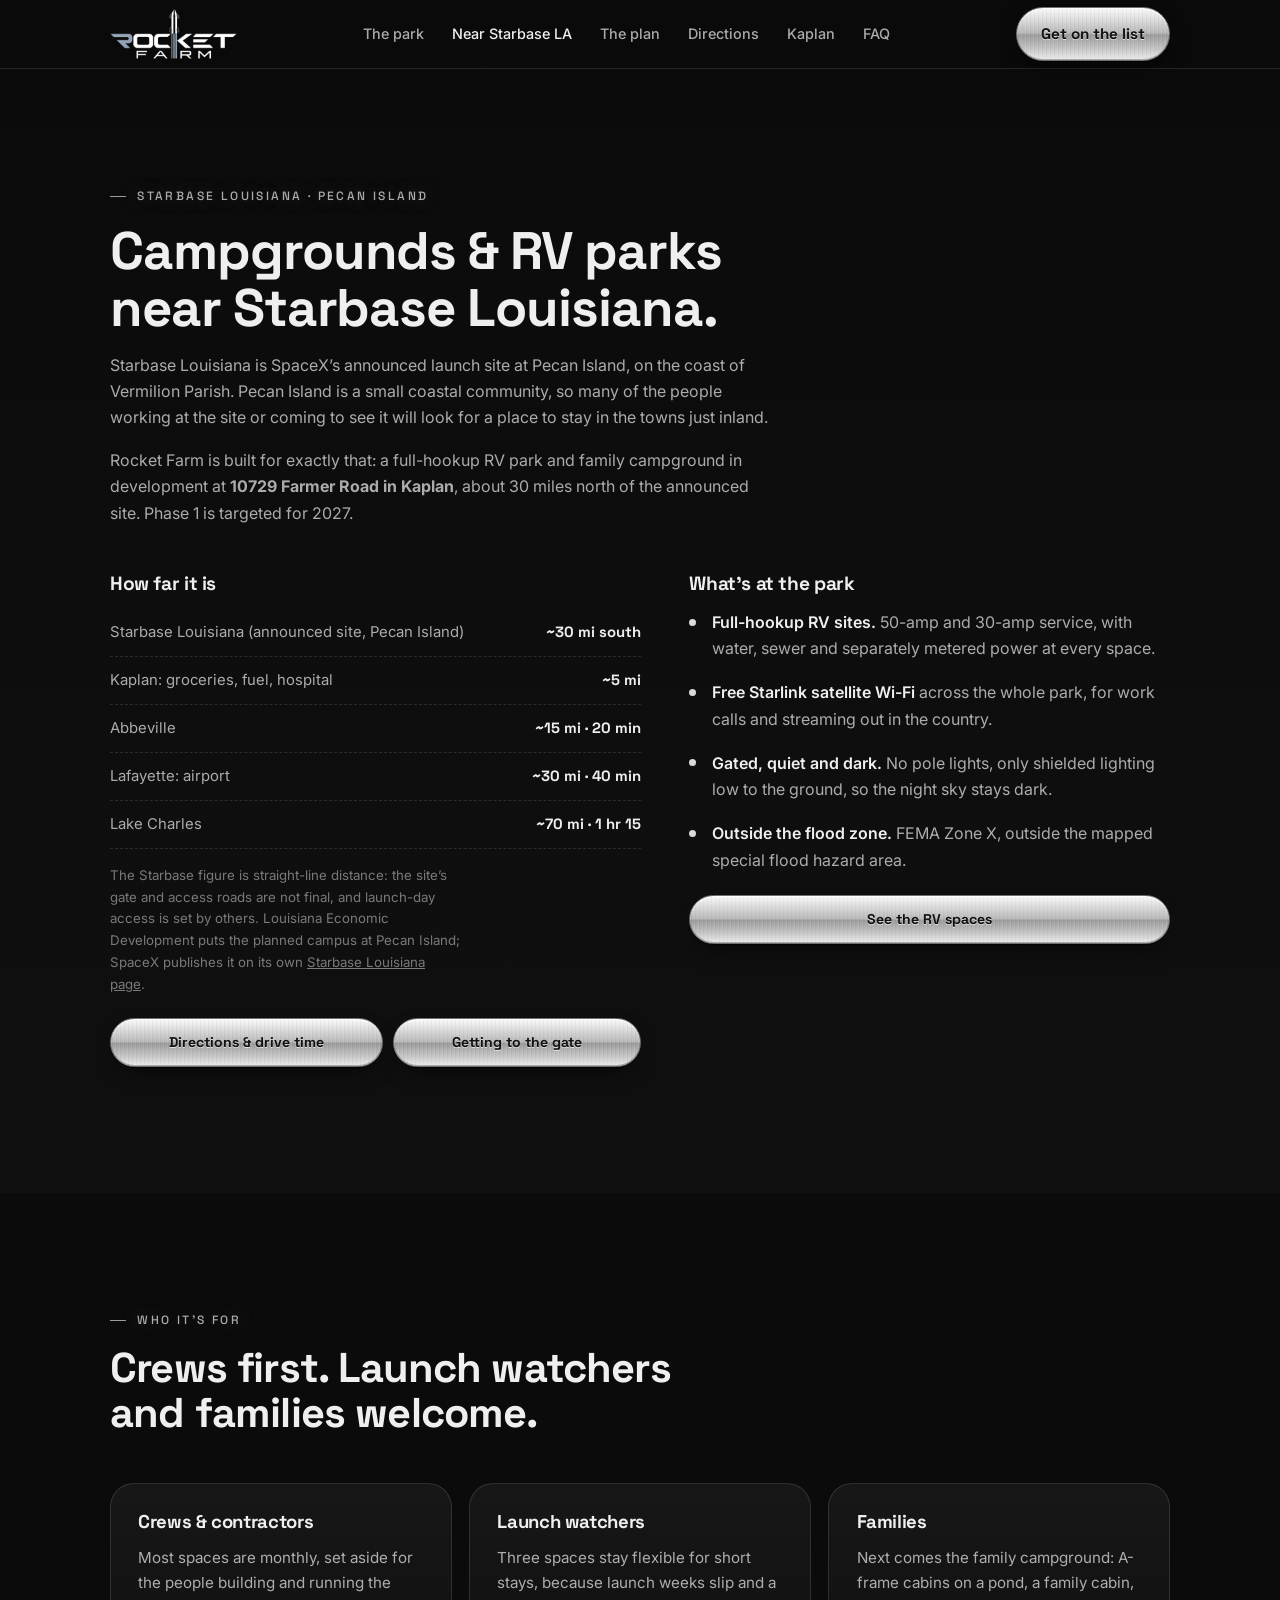
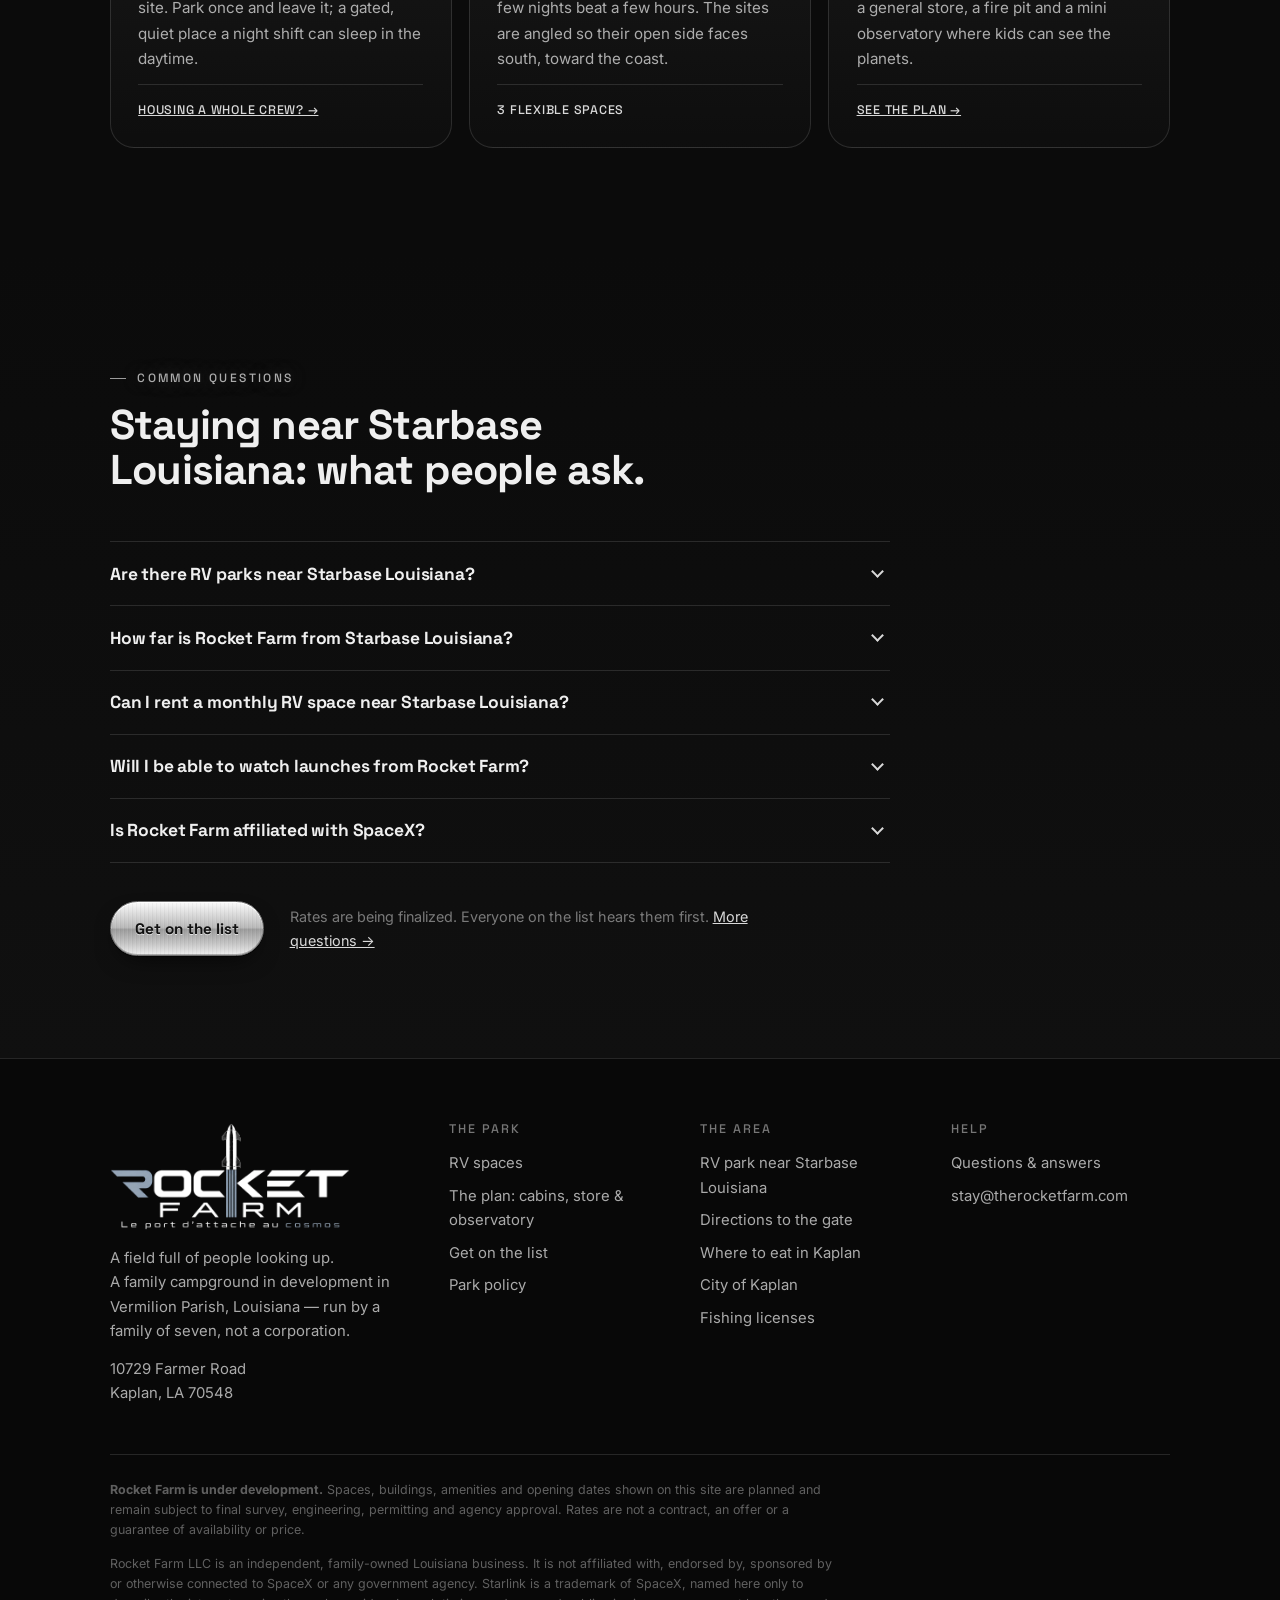
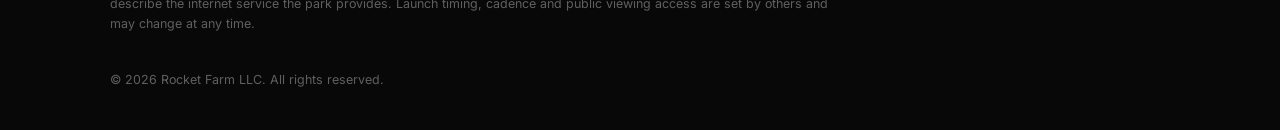
<file: starbase-louisiana/index.html>
<!DOCTYPE html>
<html lang="en">
<head>
<meta charset="utf-8">
<meta name="viewport" content="width=device-width, initial-scale=1">
<title>Campgrounds &amp; RV Parks Near Starbase Louisiana | Rocket Farm</title>
<meta name="description" content="Where to park an RV near Starbase Louisiana: Rocket Farm in Kaplan is about 30 miles north of the Pecan Island site, with full hookups and monthly spaces.">
<meta name="theme-color" content="#0b0b0b">
<meta name="robots" content="index, follow, max-image-preview:large, max-snippet:-1">
<meta name="geo.placename" content="Kaplan, Vermilion Parish, Louisiana">
<meta name="geo.region" content="US-LA">
<link rel="canonical" href="https://therocketfarm.com/starbase-louisiana/">
<meta property="og:type" content="website">
<meta property="og:url" content="https://therocketfarm.com/starbase-louisiana/">
<meta property="og:title" content="Campgrounds &amp; RV Parks Near Starbase Louisiana | Rocket Farm">
<meta property="og:description" content="Where to park an RV near Starbase Louisiana: Rocket Farm in Kaplan is about 30 miles north of the Pecan Island site, with full hookups and monthly spaces.">
<meta property="og:site_name" content="Rocket Farm">
<meta property="og:image" content="https://therocketfarm.com/og.png">
<meta property="og:image:width" content="1200">
<meta property="og:image:height" content="630">
<meta property="og:image:alt" content="Rocket Farm, an RV park and campground in Kaplan, Louisiana, about 30 miles from Starbase Louisiana.">
<meta property="og:locale" content="en_US">
<meta name="twitter:card" content="summary_large_image">
<meta name="twitter:title" content="Campgrounds &amp; RV Parks Near Starbase Louisiana | Rocket Farm">
<meta name="twitter:description" content="Where to park an RV near Starbase Louisiana: Rocket Farm in Kaplan is about 30 miles north of the Pecan Island site, with full hookups and monthly spaces.">
<meta name="twitter:image" content="https://therocketfarm.com/og.png">
<link rel="icon" href="data:image/svg+xml,%3Csvg xmlns='http://www.w3.org/2000/svg' viewBox='0 0 100 100'%3E%3Crect width='100' height='100' rx='22' fill='%230b0b0b'/%3E%3Cpath d='M50 18c9 10 13 22 13 34l-7 6H44l-7-6c0-12 4-24 13-34z' fill='%23d9d9d9'/%3E%3Cpath d='M44 62h12l-6 20-6-20z' fill='%23a3a3a3'/%3E%3C/svg%3E">
<link rel="apple-touch-icon" href="/img/apple-touch-icon.png">
<link rel="preconnect" href="https://fonts.googleapis.com">
<link rel="preconnect" href="https://fonts.gstatic.com" crossorigin>
<!-- Fonts must not block first paint on a phone: fetched as a preload and
     promoted to a stylesheet on load, with a plain link for no-JS. The
     fallback stack renders immediately either way. -->
<link rel="preload" as="style" href="https://fonts.googleapis.com/css2?family=Space+Grotesk:wght@500;700&family=Inter:wght@400;500;600&display=swap">
<link rel="stylesheet" media="print" onload="this.media='all';this.onload=null" href="https://fonts.googleapis.com/css2?family=Space+Grotesk:wght@500;700&family=Inter:wght@400;500;600&display=swap">
<noscript><link rel="stylesheet" href="https://fonts.googleapis.com/css2?family=Space+Grotesk:wght@500;700&family=Inter:wght@400;500;600&display=swap"></noscript>
<link rel="stylesheet" href="/assets/site.css">
<script>document.documentElement.classList.add('js');</script>
<script>
/* Day sky 6am-5pm Central, night otherwise. ?sky=day|night previews; the
   header toggle stores a choice for this browser. */
(function(){try{
  var q=new URLSearchParams(location.search).get('sky');
  var pref=q||localStorage.getItem('rf-theme');
  var h=parseInt(new Intl.DateTimeFormat('en-US',{timeZone:'America/Chicago',hour:'numeric',hourCycle:'h23'}).format(new Date()),10)%24;
  var day=false;
  document.documentElement.setAttribute('data-theme',day?'day':'night');
}catch(e){document.documentElement.setAttribute('data-theme','night')}})();
</script>
<script type="application/ld+json">
{
 "@context": "https://schema.org",
 "@type": "WebPage",
 "name": "RV parks near Starbase Louisiana \u2014 Rocket Farm",
 "description": "Where to park an RV near Starbase Louisiana: Rocket Farm in Kaplan is about 30 miles north of the Pecan Island site, with full hookups and monthly spaces.",
 "url": "https://therocketfarm.com/starbase-louisiana/",
 "inLanguage": "en-US",
 "dateModified": "2026-10-30",
 "isPartOf": {
  "@type": "WebSite",
  "name": "Rocket Farm",
  "url": "https://therocketfarm.com/"
 },
 "about": {
  "@type": "Campground",
  "name": "Rocket Farm",
  "url": "https://therocketfarm.com/",
  "address": {
   "@type": "PostalAddress",
   "streetAddress": "10729 Farmer Road",
   "addressLocality": "Kaplan",
   "addressRegion": "LA",
   "postalCode": "70548",
   "addressCountry": "US"
  }
 }
}
</script>
<script type="application/ld+json">
{
 "@context": "https://schema.org",
 "@type": "BreadcrumbList",
 "itemListElement": [
  {
   "@type": "ListItem",
   "position": 1,
   "name": "Rocket Farm",
   "item": "https://therocketfarm.com/"
  },
  {
   "@type": "ListItem",
   "position": 2,
   "name": "Near Starbase Louisiana",
   "item": "https://therocketfarm.com/starbase-louisiana/"
  }
 ]
}
</script>
<script type="application/ld+json">
{
 "@context": "https://schema.org",
 "@type": "FAQPage",
 "mainEntity": [
  {
   "@type": "Question",
   "name": "Are there RV parks near Starbase Louisiana?",
   "acceptedAnswer": {
    "@type": "Answer",
    "text": "Yes. Rocket Farm is a full-hookup RV park and family campground in development at 10729 Farmer Road in Kaplan, about 30 miles north of the announced Starbase Louisiana site at Pecan Island. Phase 1 is targeted to open in 2027."
   }
  },
  {
   "@type": "Question",
   "name": "How far is Rocket Farm from Starbase Louisiana?",
   "acceptedAnswer": {
    "@type": "Answer",
    "text": "About 30 miles, straight-line, due south to the announced launch site at Pecan Island. The site's gate and access roads are not final, so that is a straight-line distance rather than a road route."
   }
  },
  {
   "@type": "Question",
   "name": "Can I rent a monthly RV space near Starbase Louisiana?",
   "acceptedAnswer": {
    "@type": "Answer",
    "text": "Yes. Most of Rocket Farm's full-hookup spaces are set aside for monthly stays by crews and contractors working in the area. Rates are being finalized; get on the list to hear them first."
   }
  },
  {
   "@type": "Question",
   "name": "Will I be able to watch launches from Rocket Farm?",
   "acceptedAnswer": {
    "@type": "Answer",
    "text": "Launch schedules, visibility and public viewing access are set by others and may change. What Rocket Farm controls: the park is laid out dark-sky with no pole lights, and its RV sites are angled so their open side faces south, toward the coast."
   }
  },
  {
   "@type": "Question",
   "name": "Is Rocket Farm affiliated with SpaceX?",
   "acceptedAnswer": {
    "@type": "Answer",
    "text": "No. Rocket Farm LLC is an independent, family-owned Louisiana business and is not affiliated with, endorsed by or sponsored by SpaceX or any government agency."
   }
  }
 ]
}
</script>
</head>
<body>
<a class="skip" href="#main">Skip to content</a>
<div class="deepspace" aria-hidden="true"></div>
<!-- header -->
<header id="site-header">
  <nav class="wrap nav" aria-label="Primary">
    <a class="wordmark" href="/" aria-label="Rocket Farm home">
      <img class="brand-logo" src="/img/logo-mark.webp" width="380" height="150" alt="Rocket Farm" decoding="async">
    </a>
    <div class="nav-links" id="nav-links">
      <a href="/spaces/">The park</a>
      <a href="/starbase-louisiana/" aria-current="page">Near Starbase LA</a>
      <a href="/plan/">The plan</a>
      <a href="/directions/">Directions</a>
      <a href="/kaplan/">Kaplan</a>
      <a href="/faq/">FAQ</a>
    </div>
    <button class="nav-toggle" type="button" aria-expanded="false" aria-controls="nav-links" aria-label="Open menu">
      <svg class="bars" viewBox="0 0 24 24" aria-hidden="true"><path d="M4 7h16M4 12h16M4 17h16"/></svg>
      <svg class="x" viewBox="0 0 24 24" aria-hidden="true"><path d="M6 6l12 12M18 6L6 18"/></svg>
    </button>
    <a class="btn btn-primary" href="/#reserve">
      <span class="cta-long">Get on the list</span><span class="cta-short">Join</span>
    </a>
  </nav>
</header>
<!-- /header -->

<main id="main">
<section class="band band-alt" id="starbase">
    <div class="wrap">
      <div class="head reveal">
        <p class="eyebrow">Starbase Louisiana &middot; Pecan Island</p>
        <h1>Campgrounds &amp; RV parks near Starbase Louisiana.</h1>
        <p>Starbase Louisiana is SpaceX&rsquo;s announced launch site at Pecan Island, on the coast of Vermilion Parish. Pecan Island is a small coastal community, so many of the people working at the site or coming to see it will look for a place to stay in the towns just inland.</p>
        <p>Rocket Farm is built for exactly that: a full-hookup RV park and family campground in development at <strong>10729 Farmer Road in Kaplan</strong>, about 30 miles north of the announced site. Phase 1 is targeted for 2027.</p>
      </div>

      <div class="loc reveal">
        <div>
          <h2 class="sb-h2">How far it is</h2>
          <div class="dist-row"><span>Starbase Louisiana (announced site, Pecan Island)</span><b>~30 mi south</b></div>
          <div class="dist-row"><span>Kaplan: groceries, fuel, hospital</span><b>~5 mi</b></div>
          <div class="dist-row"><span>Abbeville</span><b>~15 mi &middot; 20 min</b></div>
          <div class="dist-row"><span>Lafayette: airport</span><b>~30 mi &middot; 40 min</b></div>
          <div class="dist-row"><span>Lake Charles</span><b>~70 mi &middot; 1 hr 15</b></div>
          <p class="privacy" style="margin-top:1rem">The Starbase figure is straight-line distance: the site&rsquo;s gate and access roads are not final, and launch-day access is set by others. Louisiana Economic Development puts the planned campus at Pecan Island; SpaceX publishes it on its own <a href="https://www.spacex.com/sites/starbase-la" target="_blank" rel="noopener">Starbase Louisiana page</a>.</p>
          <div class="dir-btns" style="margin-top:1.4rem">
            <a class="btn btn-primary" href="https://www.google.com/maps/dir/?api=1&amp;destination=10729+Farmer+Road%2C+Kaplan%2C+LA+70548" target="_blank" rel="noopener">Directions &amp; drive time</a>
            <a class="btn btn-ghost" href="/directions/">Getting to the gate</a>
          </div>
        </div>
        <div>
          <h2 class="sb-h2">What&rsquo;s at the park</h2>
          <ul class="loc-list">
            <li><b>Full-hookup RV sites.</b> 50-amp and 30-amp service, with water, sewer and separately metered power at every space.</li>
            <li><b>Free Starlink satellite Wi-Fi</b> across the whole park, for work calls and streaming out in the country.</li>
            <li><b>Gated, quiet and dark.</b> No pole lights, only shielded lighting low to the ground, so the night sky stays dark.</li>
            <li><b>Outside the flood zone.</b> FEMA Zone X, outside the mapped special flood hazard area.</li>
          </ul>
          <div class="dir-btns" style="margin-top:1.4rem">
            <a class="btn btn-ghost" href="/spaces/">See the RV spaces</a>
          </div>
        </div>
      </div>
    </div>
  </section>

<section class="band" id="who-stays">
    <div class="wrap">
      <div class="head reveal">
        <p class="eyebrow">Who it&rsquo;s for</p>
        <h2>Crews first. Launch watchers and families welcome.</h2>
      </div>
      <div class="cards reveal">
        <article class="card">
          <h3>Crews &amp; contractors</h3>
          <p>Most spaces are monthly, set aside for the people building and running the site. Park once and leave it; a gated, quiet place a night shift can sleep in the daytime.</p>
          <div class="note"><a href="/#corporate-bookings">Housing a whole crew? &rarr;</a></div>
        </article>
        <article class="card">
          <h3>Launch watchers</h3>
          <p>Three spaces stay flexible for short stays, because launch weeks slip and a few nights beat a few hours. The sites are angled so their open side faces south, toward the coast.</p>
          <div class="note">3 flexible spaces</div>
        </article>
        <article class="card">
          <h3>Families</h3>
          <p>Next comes the family campground: A-frame cabins on a pond, a family cabin, a general store, a fire pit and a mini observatory where kids can see the planets.</p>
          <div class="note"><a href="/plan/">See the plan &rarr;</a></div>
        </article>
      </div>
    </div>
  </section>

<section class="band band-alt" id="questions">
    <div class="wrap">
      <div class="head reveal">
        <p class="eyebrow">Common questions</p>
        <h2>Staying near Starbase Louisiana: what people ask.</h2>
      </div>
      <div class="faq reveal">
        <details class="faq-item">
          <summary><h3>Are there RV parks near Starbase Louisiana?</h3></summary>
          <p>Yes. Rocket Farm is a full-hookup RV park and family campground in development at 10729 Farmer Road in Kaplan, about 30 miles north of the announced Starbase Louisiana site at Pecan Island. Phase 1 is targeted to open in 2027.</p>
        </details>
        <details class="faq-item">
          <summary><h3>How far is Rocket Farm from Starbase Louisiana?</h3></summary>
          <p>About 30 miles, straight-line, due south to the announced launch site at Pecan Island. The site&rsquo;s gate and access roads are not final, so that is a straight-line distance rather than a road route.</p>
        </details>
        <details class="faq-item">
          <summary><h3>Can I rent a monthly RV space near Starbase Louisiana?</h3></summary>
          <p>Yes. Most of Rocket Farm&rsquo;s full-hookup spaces are set aside for monthly stays by crews and contractors working in the area. Rates are being finalized; get on the list to hear them first.</p>
        </details>
        <details class="faq-item">
          <summary><h3>Will I be able to watch launches from Rocket Farm?</h3></summary>
          <p>Launch schedules, visibility and public viewing access are set by others and may change. What Rocket Farm controls: the park is laid out dark-sky with no pole lights, and its RV sites are angled so their open side faces south, toward the coast.</p>
        </details>
        <details class="faq-item">
          <summary><h3>Is Rocket Farm affiliated with SpaceX?</h3></summary>
          <p>No. Rocket Farm LLC is an independent, family-owned Louisiana business and is not affiliated with, endorsed by or sponsored by SpaceX or any government agency.</p>
        </details>
      </div>
      <div class="more reveal">
        <a class="btn btn-primary" href="/#reserve">Get on the list</a>
        <p>Rates are being finalized. Everyone on the list hears them first. <a href="/faq/">More questions &rarr;</a></p>
      </div>
    </div>
  </section>
</main>

<!-- footer -->
<footer>
  <div class="wrap">
    <div class="foot-top foot-4">
      <div class="foot-col">
        <a class="foot-brand" href="/" aria-label="Rocket Farm home">
          <img class="foot-logo" src="/img/logo-full.webp" width="1100" height="488" loading="lazy" decoding="async" alt="Rocket Farm, le port d&rsquo;attache au cosmos">
        </a>
        <p>A field full of people looking up.<br>A family campground in development in Vermilion Parish, Louisiana &mdash; run by a family of seven, not a corporation.</p>
        <p style="margin-top:.8rem">10729 Farmer Road<br>Kaplan, LA 70548</p>
      </div>

      <div class="foot-col">
        <h3>The park</h3>
        <a href="/spaces/">RV spaces</a>
        <a href="/plan/">The plan: cabins, store &amp; observatory</a>
        <a href="/#reserve">Get on the list</a>
        <a href="/faq/#rules">Park policy</a>
      </div>

      <div class="foot-col">
        <h3>The area</h3>
        <a href="/starbase-louisiana/">RV park near Starbase Louisiana</a>
        <a href="/directions/">Directions to the gate</a>
        <a href="/kaplan/">Where to eat in Kaplan</a>
        <a href="https://www.kaplanla.com/" target="_blank" rel="noopener">City of Kaplan</a>
        <a href="https://louisianaoutdoors.com/licenses-and-permits" target="_blank" rel="noopener">Fishing licenses</a>
      </div>

      <div class="foot-col">
        <h3>Help</h3>
        <a href="/faq/">Questions &amp; answers</a>
        <a href="mailto:stay@therocketfarm.com">stay@therocketfarm.com</a>
      </div>
    </div>

    <div class="disclaimer">
      <p><strong>Rocket Farm is under development.</strong> Spaces, buildings, amenities and opening dates shown on this site are planned and remain subject to final survey, engineering, permitting and agency approval. Rates are not a contract, an offer or a guarantee of availability or price.</p>
      <p>Rocket Farm LLC is an independent, family-owned Louisiana business. It is not affiliated with, endorsed by, sponsored by or otherwise connected to SpaceX or any government agency. Starlink is a trademark of SpaceX, named here only to describe the internet service the park provides. Launch timing, cadence and public viewing access are set by others and may change at any time.</p>
      <p class="copyright">© <span id="year">2026</span> Rocket Farm LLC. All rights reserved.</p>
    </div>
  </div>
</footer>
<!-- /footer -->

<script src="/assets/site.js" defer></script>
</body>
</html>
</file>
<file: assets/site.css>
:root{
  /* Brand tokens — night sky over the marsh, lit by a launch */
  --night:#0b0b0b;
  --night-2:#121212;
  --dusk:#202020;
  /* ink = text colour base, bg = background base; the day theme swaps them */
  --ink-rgb:239,239,239;
  --bg-rgb:11,11,11;
  --footer-bg:#080808;
  --band-2:#101010;
  --hover-ink:#ffffff;
  --tip-bg:rgba(8,8,8,.96);
  --line:rgba(var(--ink-rgb),.13);
  --line-strong:rgba(var(--ink-rgb),.26);

  --cream:#efefef;
  --muted:rgba(var(--ink-rgb),.70);
  --faint:rgba(var(--ink-rgb),.48);

  --amber:#d9d9d9;
  --sunset:#a3a3a3;
  --marsh:#4fb08d;
  --sky-blue:#ebebeb;

  --flame:linear-gradient(100deg,#f6f6f6,#a9a9a9 48%,#e4e4e4);

  --wrap:1140px;
  --gutter:clamp(16px,5vw,40px);
  --radius:16px;
  --radius-lg:24px;

  --h1:clamp(2.35rem,6.2vw,4.4rem);
  --h2:clamp(1.65rem,3.6vw,2.6rem);
  --body:clamp(1rem,1.05vw,1.0625rem);

  --font-display:"Space Grotesk",ui-sans-serif,system-ui,-apple-system,"Segoe UI",sans-serif;
  --font-body:"Inter",ui-sans-serif,system-ui,-apple-system,"Segoe UI",Roboto,sans-serif;
}

*,*::before,*::after{box-sizing:border-box}
html{-webkit-text-size-adjust:100%;scroll-behavior:smooth}
body{
  margin:0;background:var(--night);color:var(--cream);
  font:var(--body)/1.65 var(--font-body);
  overflow-x:hidden;-webkit-font-smoothing:antialiased;
}
@media (prefers-reduced-motion:reduce){
  html{scroll-behavior:auto}
  *,*::before,*::after{animation:none!important;transition:none!important}
}

h1,h2,h3,h4,.wordmark,.stat-num{font-family:var(--font-display);font-weight:700;letter-spacing:-.02em;line-height:1.08;margin:0}
p{margin:0}
a{color:inherit}
img,svg{display:block;max-width:100%}

.wrap{width:100%;max-width:var(--wrap);margin-inline:auto;padding-inline:var(--gutter)}
.eyebrow{font-family:var(--font-display);font-weight:500;font-size:.75rem;
  letter-spacing:.2em;text-transform:uppercase;color:var(--amber);
  text-shadow:0 0 18px rgba(173,173,173,.35)}
.eyebrow::before{content:"";display:inline-block;width:16px;height:1px;
  background:var(--amber);vertical-align:3px;margin-right:.7rem;opacity:.7}
/* the dash costs a line on the narrowest phones */
@media (max-width:400px){.eyebrow::before{display:none}.eyebrow{letter-spacing:.16em}}
.sr-only{position:absolute;width:1px;height:1px;padding:0;margin:-1px;overflow:hidden;clip:rect(0,0,0,0);white-space:nowrap;border:0}
.skip{position:absolute;left:-9999px;top:0}
.skip:focus{left:8px;top:8px;z-index:99;background:var(--cream);color:var(--night);padding:10px 16px;border-radius:8px}
:where(a,button,input,select,textarea,[tabindex]):focus-visible{outline:2px solid var(--amber);outline-offset:3px;border-radius:6px}

/* Scroll reveal — only armed when JS runs, so no-JS shows everything */
.js .reveal{opacity:0;transform:translateY(20px)}
.js .reveal.in{opacity:1;transform:none;transition:opacity .7s cubic-bezier(.2,.7,.3,1),transform .7s cubic-bezier(.2,.7,.3,1)}
@media (prefers-reduced-motion:reduce){.js .reveal{opacity:1;transform:none}}

/* ---------- Buttons ---------- */
.btn{
  display:inline-flex;align-items:center;justify-content:center;gap:.5rem;
  font-family:var(--font-display);font-weight:700;font-size:.95rem;
  padding:.85rem 1.5rem;border-radius:999px;border:1px solid transparent;
  text-decoration:none;cursor:pointer;white-space:nowrap;
  transition:transform .18s ease,box-shadow .18s ease,background .18s ease,border-color .18s ease;
}
.btn-primary{background:var(--flame);color:#121212;box-shadow:0 8px 28px -10px rgba(173,173,173,.7)}
.btn-primary:hover{transform:translateY(-2px);box-shadow:0 14px 34px -10px rgba(173,173,173,.85)}
.btn-ghost{border-color:var(--line-strong);color:var(--cream);background:rgba(var(--ink-rgb),.03)}
.btn-ghost:hover{border-color:var(--cream);background:rgba(var(--ink-rgb),.08)}

/* The sky does not stop at the hero: a faint fixed starfield sits behind the
   whole document so every section reads as being outdoors at night. */
.deepspace{position:fixed;inset:0;z-index:-10;pointer-events:none;
  background:
    radial-gradient(1.5px 1.5px at 8% 14%,rgba(var(--ink-rgb),.55),transparent),
    radial-gradient(1.2px 1.2px at 21% 62%,rgba(var(--ink-rgb),.4),transparent),
    radial-gradient(1.6px 1.6px at 34% 28%,rgba(var(--ink-rgb),.5),transparent),
    radial-gradient(1.1px 1.1px at 47% 78%,rgba(220,220,220,.42),transparent),
    radial-gradient(1.4px 1.4px at 58% 18%,rgba(var(--ink-rgb),.48),transparent),
    radial-gradient(1.2px 1.2px at 69% 54%,rgba(237,237,237,.4),transparent),
    radial-gradient(1.5px 1.5px at 81% 34%,rgba(var(--ink-rgb),.5),transparent),
    radial-gradient(1.1px 1.1px at 92% 70%,rgba(var(--ink-rgb),.36),transparent),
    radial-gradient(1.3px 1.3px at 14% 88%,rgba(var(--ink-rgb),.4),transparent),
    radial-gradient(1.2px 1.2px at 63% 92%,rgba(220,220,220,.34),transparent),
    radial-gradient(1.4px 1.4px at 88% 8%,rgba(var(--ink-rgb),.44),transparent),
    radial-gradient(1px 1px at 4% 42%,rgba(var(--ink-rgb),.34),transparent),
    radial-gradient(1.2px 1.2px at 27% 6%,rgba(237,237,237,.4),transparent),
    radial-gradient(1px 1px at 41% 52%,rgba(var(--ink-rgb),.3),transparent),
    radial-gradient(1.3px 1.3px at 74% 84%,rgba(var(--ink-rgb),.38),transparent),
    radial-gradient(1px 1px at 96% 48%,rgba(220,220,220,.34),transparent),
    radial-gradient(1.1px 1.1px at 52% 4%,rgba(var(--ink-rgb),.36),transparent),
    radial-gradient(1px 1px at 33% 72%,rgba(var(--ink-rgb),.3),transparent),
    radial-gradient(1.2px 1.2px at 85% 60%,rgba(237,237,237,.36),transparent);
  animation:rf-deep 22s ease-in-out infinite alternate}
@keyframes rf-deep{from{opacity:.5}to{opacity:.95}}
.deepspace::after{content:"";position:absolute;inset:-6%;
  background:
    radial-gradient(1.3px 1.3px at 12% 30%,rgba(var(--ink-rgb),.5),transparent),
    radial-gradient(1px 1px at 26% 80%,rgba(220,220,220,.42),transparent),
    radial-gradient(1.5px 1.5px at 39% 12%,rgba(var(--ink-rgb),.55),transparent),
    radial-gradient(1.1px 1.1px at 55% 64%,rgba(237,237,237,.4),transparent),
    radial-gradient(1.2px 1.2px at 66% 36%,rgba(var(--ink-rgb),.46),transparent),
    radial-gradient(1px 1px at 78% 86%,rgba(220,220,220,.38),transparent),
    radial-gradient(1.4px 1.4px at 90% 22%,rgba(var(--ink-rgb),.5),transparent),
    radial-gradient(1px 1px at 5% 58%,rgba(var(--ink-rgb),.34),transparent),
    radial-gradient(1.2px 1.2px at 48% 92%,rgba(237,237,237,.4),transparent),
    radial-gradient(1px 1px at 72% 6%,rgba(var(--ink-rgb),.36),transparent),
    radial-gradient(1.3px 1.3px at 94% 70%,rgba(220,220,220,.4),transparent),
    radial-gradient(1px 1px at 18% 48%,rgba(var(--ink-rgb),.3),transparent),
    radial-gradient(1.1px 1.1px at 60% 18%,rgba(var(--ink-rgb),.34),transparent),
    radial-gradient(1px 1px at 84% 50%,rgba(237,237,237,.32),transparent),
    radial-gradient(1.2px 1.2px at 33% 66%,rgba(var(--ink-rgb),.4),transparent);
  animation:rf-deep2 17s ease-in-out infinite alternate,rf-deep-drift 240s linear infinite alternate}
@keyframes rf-deep2{from{opacity:.25}to{opacity:1}}
@keyframes rf-deep-drift{from{transform:translate3d(0,0,0)}to{transform:translate3d(-2.5%,1.5%,0)}}
@media (prefers-reduced-motion:reduce){.deepspace,.deepspace::after{animation:none;opacity:.7}}
/* sections float over it */
.band-alt{background:linear-gradient(180deg,rgba(var(--bg-rgb),.86) 0%,rgba(16,16,16,.92) 100%)}

/* ---------- Header ---------- */
header{position:sticky;top:0;z-index:50;background:rgba(var(--bg-rgb),.8);backdrop-filter:blur(14px);-webkit-backdrop-filter:blur(14px);border-bottom:1px solid var(--line)}
.nav{display:flex;align-items:center;justify-content:space-between;gap:.75rem;min-height:68px}
.nav .btn{flex:none;padding:.7rem 1.1rem;font-size:.85rem}
@media (min-width:600px){.nav .btn{padding:.85rem 1.5rem;font-size:.95rem}}
.cta-short{display:inline}.cta-long{display:none}
@media (min-width:480px){.cta-short{display:none}.cta-long{display:inline}}
.wordmark{display:flex;align-items:center;gap:.66rem;
  font-family:var(--font-display);text-decoration:none;flex:none;white-space:nowrap}
.wordmark svg{width:17px;height:24px;flex:none}
.wordmark-txt{display:flex;flex-direction:column;gap:.18em;line-height:1}
.wordmark-name{font-weight:500;font-size:clamp(.76rem,3vw,.94rem);
  letter-spacing:.2em;text-transform:uppercase;color:var(--cream)}
.wordmark-loc{font-weight:500;font-size:clamp(.5rem,1.9vw,.58rem);
  letter-spacing:.24em;text-transform:uppercase;color:var(--faint)}
.nav-links{display:none;gap:1.75rem;align-items:center}
.nav-links a{font-size:.9rem;font-weight:500;color:var(--muted);text-decoration:none;transition:color .15s}
.nav-links a:hover{color:var(--cream)}
@media (min-width:1000px){.nav-links{display:flex}}
@media (min-width:1000px) and (max-width:1140px){.nav-links{gap:1.1rem}.nav-links a{font-size:.84rem}}

/* ---------- Hero ---------- */
.hero{position:relative;isolation:isolate;padding:clamp(3.5rem,10vw,7.5rem) 0 clamp(3rem,7vw,5rem);overflow:hidden}
.sky{position:absolute;inset:0;z-index:-2;
  background:
    radial-gradient(120% 80% at 72% 6%,rgba(124,124,124,.22),transparent 58%),
    radial-gradient(90% 60% at 18% 0%,rgba(79,176,141,.12),transparent 60%),
    linear-gradient(180deg,#080808 0%,var(--night-2) 45%,var(--dusk) 100%);
}
.stars{position:absolute;inset:-22%;z-index:-2;opacity:.85;
  background-image:
    radial-gradient(1.4px 1.4px at 12% 18%,rgba(var(--ink-rgb),.9),transparent),
    radial-gradient(1.2px 1.2px at 27% 8%,rgba(var(--ink-rgb),.7),transparent),
    radial-gradient(1.6px 1.6px at 41% 26%,rgba(var(--ink-rgb),.85),transparent),
    radial-gradient(1.1px 1.1px at 58% 12%,rgba(var(--ink-rgb),.6),transparent),
    radial-gradient(1.5px 1.5px at 69% 31%,rgba(var(--ink-rgb),.8),transparent),
    radial-gradient(1.2px 1.2px at 83% 16%,rgba(var(--ink-rgb),.7),transparent),
    radial-gradient(1.3px 1.3px at 92% 34%,rgba(var(--ink-rgb),.75),transparent),
    radial-gradient(1px 1px at 7% 40%,rgba(var(--ink-rgb),.5),transparent),
    radial-gradient(1.1px 1.1px at 35% 44%,rgba(var(--ink-rgb),.55),transparent),
    radial-gradient(1.4px 1.4px at 50% 5%,rgba(var(--ink-rgb),.8),transparent),
    radial-gradient(1px 1px at 76% 47%,rgba(var(--ink-rgb),.45),transparent),
    radial-gradient(1.2px 1.2px at 20% 30%,rgba(var(--ink-rgb),.6),transparent);
  animation:twinkle 7s ease-in-out infinite alternate,
             rf-sky-a 300s ease-in-out infinite alternate;
}
@keyframes rf-sky-a{from{transform:translate3d(0,0,0)}to{transform:translate3d(-3.5%,2%,0)}}
@keyframes twinkle{from{opacity:.55}to{opacity:.95}}
/* second, denser layer on a different beat so the sky shimmers rather than
   pulsing as one sheet */
.stars2{position:absolute;inset:-22%;z-index:-2;opacity:.7;
  background-image:
    radial-gradient(1.7px 1.7px at 5% 12%,rgba(var(--ink-rgb),.95),transparent),
    radial-gradient(1.2px 1.2px at 16% 26%,rgba(var(--ink-rgb),.7),transparent),
    radial-gradient(1.4px 1.4px at 23% 44%,rgba(237,237,237,.8),transparent),
    radial-gradient(1.1px 1.1px at 31% 16%,rgba(var(--ink-rgb),.65),transparent),
    radial-gradient(1.9px 1.9px at 44% 34%,rgba(var(--ink-rgb),.98),transparent),
    radial-gradient(1.2px 1.2px at 52% 22%,rgba(220,220,220,.75),transparent),
    radial-gradient(1.5px 1.5px at 61% 8%,rgba(var(--ink-rgb),.85),transparent),
    radial-gradient(1.1px 1.1px at 66% 41%,rgba(var(--ink-rgb),.6),transparent),
    radial-gradient(1.8px 1.8px at 74% 24%,rgba(237,237,237,.9),transparent),
    radial-gradient(1.2px 1.2px at 81% 45%,rgba(var(--ink-rgb),.7),transparent),
    radial-gradient(1.6px 1.6px at 88% 9%,rgba(var(--ink-rgb),.88),transparent),
    radial-gradient(1.3px 1.3px at 95% 29%,rgba(220,220,220,.78),transparent),
    radial-gradient(1.1px 1.1px at 10% 38%,rgba(var(--ink-rgb),.6),transparent),
    radial-gradient(1.4px 1.4px at 38% 6%,rgba(var(--ink-rgb),.8),transparent);
  animation:twinkle2 4.3s ease-in-out .9s infinite alternate,
             rf-sky-b 430s ease-in-out infinite alternate}
@keyframes rf-sky-b{from{transform:translate3d(0,0,0)}to{transform:translate3d(2.4%,-1.4%,0)}}
@keyframes twinkle2{from{opacity:.32}to{opacity:.9}}
/* third, densest layer: small, fast, out of phase with the other two */
.stars3{position:absolute;inset:-22%;z-index:-2;opacity:.75;
  background-image:
    radial-gradient(1px 1px at 3% 22%,rgba(var(--ink-rgb),.8),transparent),
    radial-gradient(1.3px 1.3px at 9% 51%,rgba(var(--ink-rgb),.7),transparent),
    radial-gradient(1px 1px at 13% 7%,rgba(237,237,237,.75),transparent),
    radial-gradient(1.2px 1.2px at 19% 33%,rgba(220,220,220,.7),transparent),
    radial-gradient(1px 1px at 26% 61%,rgba(var(--ink-rgb),.6),transparent),
    radial-gradient(1.4px 1.4px at 29% 14%,rgba(var(--ink-rgb),.85),transparent),
    radial-gradient(1px 1px at 35% 48%,rgba(var(--ink-rgb),.55),transparent),
    radial-gradient(1.1px 1.1px at 41% 19%,rgba(237,237,237,.7),transparent),
    radial-gradient(1px 1px at 47% 66%,rgba(var(--ink-rgb),.6),transparent),
    radial-gradient(1.3px 1.3px at 49% 3%,rgba(var(--ink-rgb),.8),transparent),
    radial-gradient(1px 1px at 55% 39%,rgba(220,220,220,.65),transparent),
    radial-gradient(1.2px 1.2px at 58% 57%,rgba(var(--ink-rgb),.7),transparent),
    radial-gradient(1px 1px at 63% 13%,rgba(var(--ink-rgb),.6),transparent),
    radial-gradient(1.5px 1.5px at 68% 30%,rgba(237,237,237,.85),transparent),
    radial-gradient(1px 1px at 72% 52%,rgba(var(--ink-rgb),.55),transparent),
    radial-gradient(1.2px 1.2px at 77% 6%,rgba(var(--ink-rgb),.75),transparent),
    radial-gradient(1px 1px at 84% 38%,rgba(220,220,220,.7),transparent),
    radial-gradient(1.3px 1.3px at 86% 60%,rgba(var(--ink-rgb),.7),transparent),
    radial-gradient(1px 1px at 91% 17%,rgba(var(--ink-rgb),.6),transparent),
    radial-gradient(1.1px 1.1px at 96% 44%,rgba(237,237,237,.75),transparent),
    radial-gradient(1px 1px at 6% 78%,rgba(var(--ink-rgb),.5),transparent),
    radial-gradient(1.2px 1.2px at 22% 84%,rgba(var(--ink-rgb),.6),transparent),
    radial-gradient(1px 1px at 38% 90%,rgba(220,220,220,.55),transparent),
    radial-gradient(1.1px 1.1px at 53% 81%,rgba(var(--ink-rgb),.6),transparent),
    radial-gradient(1px 1px at 66% 94%,rgba(var(--ink-rgb),.5),transparent),
    radial-gradient(1.3px 1.3px at 79% 76%,rgba(237,237,237,.7),transparent),
    radial-gradient(1px 1px at 93% 88%,rgba(var(--ink-rgb),.55),transparent),
    radial-gradient(1.1px 1.1px at 16% 96%,rgba(var(--ink-rgb),.5),transparent);
  animation:twinkle3 2.6s ease-in-out .4s infinite alternate,
             rf-sky-c 380s ease-in-out infinite alternate}
@keyframes twinkle3{from{opacity:.25}to{opacity:.95}}
@keyframes rf-sky-c{from{transform:translate3d(0,0,0)}to{transform:translate3d(-1.6%,-2.2%,0)}}
/* fourth layer: sparse, larger, very slow — breaks up the shimmer rhythm */
.stars4{position:absolute;inset:-22%;z-index:-2;opacity:.6;
  background-image:
    radial-gradient(2px 2px at 11% 9%,rgba(246,246,246,.9),transparent),
    radial-gradient(1.8px 1.8px at 30% 37%,rgba(230,230,230,.85),transparent),
    radial-gradient(2.1px 2.1px at 48% 14%,rgba(var(--ink-rgb),.95),transparent),
    radial-gradient(1.7px 1.7px at 64% 44%,rgba(241,241,241,.8),transparent),
    radial-gradient(2px 2px at 79% 21%,rgba(var(--ink-rgb),.9),transparent),
    radial-gradient(1.8px 1.8px at 93% 40%,rgba(230,230,230,.85),transparent),
    radial-gradient(1.9px 1.9px at 21% 57%,rgba(var(--ink-rgb),.8),transparent),
    radial-gradient(1.7px 1.7px at 57% 64%,rgba(246,246,246,.75),transparent);
  animation:twinkle4 6.8s ease-in-out 1.6s infinite alternate,
             rf-sky-d 520s ease-in-out infinite alternate}
@keyframes twinkle4{from{opacity:.2}to{opacity:.85}}
@keyframes rf-sky-d{from{transform:translate3d(0,0,0)}to{transform:translate3d(2.8%,1.6%,0)}}

/* a handful of bright stars with a soft cross flare, each on its own beat */
.bstar{position:absolute;z-index:-2;width:14px;height:14px;pointer-events:none;
  background:
    radial-gradient(circle,rgba(255,255,255,1) 0,rgba(255,255,255,.9) 14%,rgba(var(--ink-rgb),.3) 30%,transparent 52%),
    linear-gradient(90deg,transparent 0,rgba(var(--ink-rgb),.55) 50%,transparent 100%),
    linear-gradient(0deg,transparent 0,rgba(var(--ink-rgb),.55) 50%,transparent 100%);
  background-size:100% 100%,100% 1px,1px 100%;
  background-position:center,center,center;background-repeat:no-repeat;
  animation:rf-bstar 3.4s ease-in-out infinite alternate}
.bstar.s1{top:12%;left:22%;animation-delay:.2s}
.bstar.s2{top:31%;left:6%;width:10px;height:10px;animation-delay:1.3s;animation-duration:4.1s}
.bstar.s3{top:8%;left:44%;width:11px;height:11px;animation-delay:2.1s;animation-duration:2.9s}
.bstar.s4{top:22%;left:71%;animation-delay:.8s;animation-duration:3.8s}
.bstar.s5{top:44%;left:88%;width:9px;height:9px;animation-delay:1.7s;animation-duration:4.6s}
.bstar.s6{top:56%;left:3%;width:9px;height:9px;animation-delay:2.6s}
.bstar.s7{top:5%;left:57%;width:12px;height:12px;animation-delay:.5s;animation-duration:2.4s}
.bstar.s8{top:38%;left:34%;width:8px;height:8px;animation-delay:3.1s;animation-duration:5.2s}
.bstar.s9{top:17%;left:12%;width:10px;height:10px;animation-delay:1.9s;animation-duration:3.1s}
.bstar.s10{top:49%;left:66%;width:9px;height:9px;animation-delay:2.4s;animation-duration:4.4s}
.bstar.s11{top:27%;left:83%;width:11px;height:11px;animation-delay:.9s;animation-duration:3.6s}
.bstar.s12{top:62%;left:47%;width:8px;height:8px;animation-delay:3.7s;animation-duration:2.7s}
.bstar.s13{top:3%;left:30%;width:9px;height:9px;animation-delay:1.1s;animation-duration:3.3s}
.bstar.s14{top:35%;left:94%;width:12px;height:12px;animation-delay:2.9s;animation-duration:4.9s}
.bstar.s15{top:14%;left:62%;width:8px;height:8px;animation-delay:.4s;animation-duration:2.6s}
.bstar.s16{top:69%;left:78%;width:10px;height:10px;animation-delay:3.4s;animation-duration:3.9s}
.bstar.s17{top:42%;left:16%;width:7px;height:7px;animation-delay:1.5s;animation-duration:5.6s}
.bstar.s18{top:2%;left:80%;width:10px;height:10px;animation-delay:2.2s;animation-duration:3.0s}
/* a couple carry a tint so the field is not uniformly white */
.bstar.warm{background:
    radial-gradient(circle,rgba(245,245,245,1) 0,rgba(230,230,230,.9) 14%,rgba(173,173,173,.28) 30%,transparent 52%),
    linear-gradient(90deg,transparent 0,rgba(225,225,225,.5) 50%,transparent 100%),
    linear-gradient(0deg,transparent 0,rgba(225,225,225,.5) 50%,transparent 100%);
  background-size:100% 100%,100% 1px,1px 100%;
  background-position:center,center,center;background-repeat:no-repeat}
.bstar.cool{background:
    radial-gradient(circle,rgba(245,245,245,1) 0,rgba(224,224,224,.9) 14%,rgba(186,186,186,.26) 30%,transparent 52%),
    linear-gradient(90deg,transparent 0,rgba(224,224,224,.5) 50%,transparent 100%),
    linear-gradient(0deg,transparent 0,rgba(224,224,224,.5) 50%,transparent 100%);
  background-size:100% 100%,100% 1px,1px 100%;
  background-position:center,center,center;background-repeat:no-repeat}
@keyframes rf-bstar{from{opacity:.35;scale:.8}to{opacity:1;scale:1.15}}
/* a deeper twinkle for a few, so the sky has more than one rhythm */
.bstar.deep{animation-name:rf-bstar-deep}
@keyframes rf-bstar-deep{
  0%  {opacity:.12;scale:.6}
  55% {opacity:1;scale:1.25}
  100%{opacity:.3;scale:.85}
}
/* ---- Launch: rises from behind the treeline on a loop ----
   Sits at z-index -2 so the dark horizon (-1) occludes the pad, which is
   what makes it read as a real liftoff. Only transform and opacity are
   animated, so it stays on the compositor. */
/* The rocket occupies the top 66% of a 120x560 viewBox, so its base sits
   0.34 x (width x 4.667) = 1.59 x width above the element's bottom edge.
   Offsetting by that keeps the engines planted on the treeline at any size
   instead of floating above it. */
/* Sits behind the copy and hazed back — it is thirty miles off, so reading it
   through atmosphere is truer than a crisp foreground object anyway. The veil
   below keeps the type legible over it. */
/* viewBox is 140x900 and the engine skirt sits at y=562, i.e. 62.4% down, so
   the base is 0.376 x (width x 6.4286) = 2.418 x width above the element's
   bottom edge. Deriving the offset keeps the engines on the treeline. */
.launch{--rw:clamp(54px,6.8vw,104px);
  position:absolute;z-index:-2;left:calc(65% - var(--rw) / 2);width:var(--rw);
  bottom:calc(30px - 2.418 * var(--rw));pointer-events:none;opacity:1}
@media (max-width:760px){.launch{--rw:72px;left:calc(58% - var(--rw) / 2);opacity:.8;
  bottom:calc(18px - 2.418 * var(--rw))}}

/* faint band of galaxy, slowly turning */
.milky{position:absolute;inset:-30%;z-index:-2;pointer-events:none;opacity:.5;
  background:
    radial-gradient(60% 18% at 50% 50%,rgba(169,169,169,.13),transparent 70%),
    radial-gradient(38% 11% at 38% 46%,rgba(204,204,204,.1),transparent 70%),
    radial-gradient(30% 9% at 64% 55%,rgba(202,202,202,.09),transparent 70%);
  transform:rotate(-22deg);
  animation:rf-galaxy 520s linear infinite}
@keyframes rf-galaxy{from{rotate:0deg}to{rotate:8deg}}

/* nebula: two very faint clouds of colour that breathe and drift over a
   couple of minutes, so the black is never quite still */
.nebula{position:absolute;inset:-20%;z-index:-2;pointer-events:none;opacity:.55;
  background:
    radial-gradient(42% 30% at 68% 22%,rgba(119,119,119,.16),transparent 70%),
    radial-gradient(34% 26% at 22% 64%,rgba(114,114,114,.12),transparent 70%),
    radial-gradient(28% 22% at 84% 70%,rgba(79,176,141,.09),transparent 70%);
  animation:rf-nebula 140s ease-in-out infinite alternate}
@keyframes rf-nebula{
  0%  {transform:translate3d(0,0,0) scale(1);opacity:.4}
  50% {opacity:.7}
  100%{transform:translate3d(-3%,2%,0) scale(1.06);opacity:.45}}

/* satellite train: seven faint points in a line, sliding across the top band
   on a long cycle with a long gap, the way a fresh batch looks after launch */
.sat-train{position:absolute;z-index:-2;top:34px;left:-12%;display:flex;gap:11px;pointer-events:none;opacity:0;
  transform:rotate(-6deg);animation:rf-train 96s linear infinite;animation-delay:14s}
.sat-train i{display:block;width:2.2px;height:2.2px;border-radius:50%;background:#f0f0f0;
  box-shadow:0 0 4px 1px rgba(220,220,220,.55)}
.sat-train i:nth-child(odd){animation:rf-satblink 2.8s ease-in-out infinite}
.sat-train i:nth-child(even){animation:rf-satblink 3.4s ease-in-out infinite;animation-delay:1.2s}
@keyframes rf-train{
  0%   {opacity:0;translate:0 0}
  2%   {opacity:.85}
  40%  {opacity:.85}
  44%  {opacity:0;translate:112vw -26px}
  100% {opacity:0;translate:112vw -26px}}
@keyframes rf-satblink{0%,100%{opacity:.5}50%{opacity:1}}

/* one lone satellite, brighter, on a slow diagonal over the right half of
   the sky with a slow flash as it tumbles */
.sat-one{position:absolute;z-index:-2;top:86%;left:58%;width:3px;height:3px;border-radius:50%;
  background:#ffffff;box-shadow:0 0 6px 2px rgba(var(--ink-rgb),.55);pointer-events:none;opacity:0;
  animation:rf-satone 74s linear infinite,rf-satflash 5.5s ease-in-out infinite;animation-delay:31s,0s}
@keyframes rf-satone{
  0%   {opacity:0;translate:0 0}
  3%   {opacity:1}
  52%  {opacity:1}
  56%  {opacity:0;translate:44vw -78vh}
  100% {opacity:0;translate:44vw -78vh}}
@keyframes rf-satflash{0%,100%{scale:.7}50%{scale:1.6}}

/* fireflies: warm pinpricks low over the treeline, each on its own rhythm */
.fireflies{position:absolute;left:0;right:0;bottom:0;height:150px;z-index:-1;pointer-events:none}
.fireflies i{position:absolute;bottom:20px;left:50%;width:3px;height:3px;border-radius:50%;
  background:#e9e9e9;box-shadow:0 0 6px 2px rgba(216,216,216,.7),0 0 14px 4px rgba(173,173,173,.25);
  opacity:0;animation:rf-fly 7s ease-in-out infinite,rf-float 11s ease-in-out infinite alternate}
@keyframes rf-fly{0%,100%{opacity:0}8%{opacity:0}14%{opacity:1}22%{opacity:.15}30%{opacity:.9}38%{opacity:0}}
@keyframes rf-float{from{transform:translate3d(0,0,0)}to{transform:translate3d(18px,-26px,0)}}
.fireflies .f1{left:6%;bottom:34px;animation-delay:.4s,0s}
.fireflies .f2{left:14%;bottom:62px;animation-delay:2.9s,1s;animation-duration:8.5s,13s}
.fireflies .f3{left:23%;bottom:22px;animation-delay:5.1s,2s;animation-duration:6.4s,9s}
.fireflies .f4{left:33%;bottom:48px;animation-delay:1.6s,.5s;animation-duration:9.2s,12s}
.fireflies .f5{left:41%;bottom:90px;animation-delay:3.8s,3s;animation-duration:7.6s,10s}
.fireflies .f6{left:52%;bottom:30px;animation-delay:6.3s,1.5s;animation-duration:8.1s,14s}
.fireflies .f7{left:61%;bottom:70px;animation-delay:.9s,2.5s;animation-duration:6.9s,11s}
.fireflies .f8{left:70%;bottom:40px;animation-delay:4.4s,.8s;animation-duration:9.8s,9.5s}
.fireflies .f9{left:78%;bottom:104px;animation-delay:2.2s,3.5s;animation-duration:7.2s,12.5s}
.fireflies .f10{left:86%;bottom:26px;animation-delay:5.7s,1.2s;animation-duration:8.8s,10.5s}
.fireflies .f11{left:93%;bottom:58px;animation-delay:3.3s,2.8s;animation-duration:6.6s,13.5s}
.fireflies .f12{left:47%;bottom:16px;animation-delay:7.4s,.3s;animation-duration:7.9s,11.5s}
@media (max-width:760px){
  .fireflies .f2,.fireflies .f5,.fireflies .f7,.fireflies .f9,.fireflies .f11{display:none}
  .sat-train{top:46px;gap:8px}
  .sat-train i{width:1.8px;height:1.8px}
  .sat-one{display:none}
}
@media (prefers-reduced-motion:reduce){
  .sat-train,.sat-one,.fireflies,.nebula{animation:none;opacity:0}
}

/* ---------- The saucer ----------
   One 48s loop: zip in from the right, hover, dart to the top-left, hover,
   dart back over the farm, hover with the beam down, then out. Only
   transform and opacity animate; the lights chase with stepped opacity. */
.ufo{position:absolute;z-index:-2;top:0;left:0;width:clamp(64px,7.5vw,118px);pointer-events:none;opacity:0;
  will-change:transform;animation:rf-ufo 48s cubic-bezier(.65,0,.35,1) infinite;animation-delay:6s}
.ufo svg{width:100%;height:auto;display:block;overflow:visible}
.ufo-glow{animation:rf-ufo-glow 1.8s ease-in-out infinite alternate}
@keyframes rf-ufo-glow{from{opacity:.55}to{opacity:1}}
.ufo-lights circle{fill:#f0f0f0;opacity:.25;animation:rf-ufo-light 1.6s steps(1) infinite}
.ufo-lights circle:nth-child(1){animation-delay:0s}   .ufo-lights circle:nth-child(2){animation-delay:.2s}
.ufo-lights circle:nth-child(3){animation-delay:.4s}  .ufo-lights circle:nth-child(4){animation-delay:.6s}
.ufo-lights circle:nth-child(5){animation-delay:.8s}  .ufo-lights circle:nth-child(6){animation-delay:1s}
.ufo-lights circle:nth-child(7){animation-delay:1.2s} .ufo-lights circle:nth-child(8){animation-delay:1.4s}
@keyframes rf-ufo-light{0%{opacity:1}12.5%{opacity:.25}100%{opacity:.25}}
/* x in vw so it scales with the sky, y in px so it never dips into the copy */
@keyframes rf-ufo{
  0%   {opacity:0;transform:translate3d(108vw,60px,0) rotate(-8deg) scale(.7)}
  2%   {opacity:1}
  7%   {transform:translate3d(72vw,44px,0) rotate(3deg) scale(1)}
  9%   {transform:translate3d(72vw,52px,0) rotate(-2deg) scale(1)}
  11%  {transform:translate3d(72vw,44px,0) rotate(2deg) scale(1)}
  13%  {transform:translate3d(72vw,50px,0) rotate(0deg) scale(1)}
  15%  {transform:translate3d(72vw,44px,0) rotate(-14deg) scale(1)}
  21%  {transform:translate3d(26vw,14px,0) rotate(6deg) scale(.8)}
  23%  {transform:translate3d(26vw,20px,0) rotate(-3deg) scale(.8)}
  25%  {transform:translate3d(26vw,14px,0) rotate(3deg) scale(.8)}
  27%  {transform:translate3d(26vw,18px,0) rotate(0deg) scale(.8)}
  29%  {transform:translate3d(26vw,14px,0) rotate(16deg) scale(.8)}
  36%  {transform:translate3d(84vw,250px,0) rotate(-3deg) scale(1.15)}
  38%  {transform:translate3d(84vw,258px,0) rotate(2deg) scale(1.15)}
  40%  {transform:translate3d(84vw,250px,0) rotate(-2deg) scale(1.15)}
  50%  {transform:translate3d(84vw,254px,0) rotate(1deg) scale(1.15)}
  52%  {transform:translate3d(84vw,250px,0) rotate(0deg) scale(1.15)}
  54%  {opacity:1;transform:translate3d(84vw,236px,0) rotate(-20deg) scale(1.15)}
  59%  {opacity:0;transform:translate3d(-14vw,-40px,0) rotate(-6deg) scale(.6)}
  100% {opacity:0;transform:translate3d(-14vw,-40px,0) rotate(-6deg) scale(.6)}}

/* beam and the field below the hover spot; both keyed to the same 48s loop */
.ufo-scene{position:absolute;z-index:-1;left:84vw;bottom:0;width:0;height:100%;pointer-events:none}
.ufo-beam{position:absolute;left:0;bottom:0;width:160px;height:calc(100% - 290px);translate:calc(-50% + clamp(32px,3.75vw,59px)) 0;
  clip-path:polygon(44% 0,56% 0,100% 100%,0 100%);opacity:0;transform-origin:50% 0;
  background:linear-gradient(180deg,rgba(237,237,237,.95) 0%,rgba(198,198,198,.55) 35%,rgba(183,183,183,.22) 75%,rgba(183,183,183,.10) 100%);
  -webkit-mask-image:linear-gradient(90deg,transparent 0,#000000 30%,#000000 70%,transparent 100%);mask-image:linear-gradient(90deg,transparent 0,#000000 30%,#000000 70%,transparent 100%);
  animation:rf-beam 48s linear infinite;animation-delay:6s}
@keyframes rf-beam{0%,38%{opacity:0;transform:scaleY(.2)}40%{opacity:.72;transform:scaleY(1)}50%{opacity:.72;transform:scaleY(1)}52%,100%{opacity:0;transform:scaleY(.2)}}
.ufo-cow{position:absolute;left:0;bottom:14px;width:34px;max-width:none;translate:calc(-50% + clamp(32px,3.75vw,59px)) 0;fill:#242424;stroke:rgba(220,220,220,.55);stroke-width:.8;overflow:visible;
  animation:rf-cow 48s ease-in-out infinite;animation-delay:6s}
@keyframes rf-cow{
  0%,40%  {opacity:1;transform:translateY(0) rotate(0)}
  41.5%   {transform:translateY(-10px) rotate(-10deg)}
  49.5%   {opacity:1;transform:translateY(-420px) rotate(380deg) scale(.55)}
  50.5%,88% {opacity:0;transform:translateY(-520px) rotate(400deg) scale(.4)}
  92%     {opacity:0;transform:translateY(-40px) rotate(0)}
  96%,100%{opacity:1;transform:translateY(0) rotate(0)}}
/* narrow desktops: the headline can reach the hover spot, so no beam there */
@media (max-width:1199px){.ufo-beam,.ufo-cow{display:none}}
/* phones: top band only, small, no hover down over the copy */
@media (max-width:760px){
  .ufo{width:52px;animation-name:rf-ufo-m;animation-duration:36s}
  @keyframes rf-ufo-m{
    0%   {opacity:0;transform:translate3d(104vw,26px,0) rotate(-8deg) scale(.8)}
    3%   {opacity:1}
    12%  {transform:translate3d(58vw,18px,0) rotate(2deg) scale(1)}
    16%  {transform:translate3d(58vw,24px,0) rotate(-2deg) scale(1)}
    20%  {transform:translate3d(58vw,18px,0) rotate(12deg) scale(1)}
    30%  {transform:translate3d(14vw,8px,0) rotate(-4deg) scale(.85)}
    34%  {transform:translate3d(14vw,14px,0) rotate(3deg) scale(.85)}
    38%  {opacity:1;transform:translate3d(14vw,8px,0) rotate(-18deg) scale(.85)}
    44%  {opacity:0;transform:translate3d(-30vw,-20px,0) rotate(-6deg) scale(.5)}
    100% {opacity:0;transform:translate3d(-30vw,-20px,0) rotate(-6deg) scale(.5)}}
}
@media (prefers-reduced-motion:reduce){.ufo,.ufo-scene{display:none}}

/* meteors: thin streaks on long, offset cycles */
/* Meteors stay in the top band of the sky, on a shallow path. A bright streak
   crossing the headline reads as a rendering glitch and drops the contrast
   behind live type, so they are kept clear of the copy entirely. */
.meteor{position:absolute;z-index:-2;width:170px;height:2px;pointer-events:none;
  background:linear-gradient(90deg,transparent,rgba(var(--ink-rgb),.85) 62%,#ffffff);
  border-radius:2px;opacity:0;transform:rotate(7deg);
  animation:rf-meteor 15s linear infinite}
/* px offsets, not percentages: the hero's height and the viewport height scale
   independently, so a vh drop could still dip a streak into the copy. */
.meteor.m1{top:14px;left:-14%;animation-delay:3s}
.meteor.m2{top:46px;left:-18%;width:130px;animation-delay:9.5s;animation-duration:19s}
.meteor.m3{top:76px;left:-12%;width:205px;animation-delay:25s;animation-duration:23s}
.meteor.m4{top:30px;left:-16%;width:110px;animation-delay:41s;animation-duration:29s;transform:rotate(10deg)}
.meteor.m5{top:60px;left:-10%;width:150px;animation-delay:57s;animation-duration:31s;transform:rotate(5deg)}
@keyframes rf-meteor{
  0%      {opacity:0;translate:0 0}
  1.2%    {opacity:0}
  2.2%    {opacity:.9}
  7%      {opacity:.9}
  9%      {opacity:0;translate:96vw 18px}
  100%    {opacity:0;translate:96vw 18px}
}
/* the phone hero starts its copy much higher, so there is no clear band */
@media (max-width:760px){.meteor{display:none}.meteor.m1,.meteor.m4{display:block;top:8px;width:90px;height:1.5px}.meteor.m4{top:22px;width:70px}}
/* Phones: the tail is heavily blurred, and animating its scale re-rasterises
   those filters every frame. Hold it static and let opacity do the ignition. */
@media (max-width:760px){
  .rf-plume-far{animation:none;transform:scaleY(1)}
  .moon,.mars{will-change:transform}
}
@media (prefers-reduced-motion:reduce){.meteor{display:none}}

/* Moon and Mars sit above the veil so they stay crisp while the veil still
   knocks the vehicle back behind the type. */
.sky-bodies{position:absolute;inset:0;z-index:-1;pointer-events:none}
.sky-bodies img{width:100%;height:auto;display:block}

/* The Moon really does librate — a slow wobble plus drift keeps the disc from
   reading as a sticker. Transform and opacity only, so it all composites. */
.moon{position:absolute;top:5%;right:6%;width:clamp(66px,8.4vw,120px);
  filter:brightness(1.24) contrast(1.06)
         drop-shadow(0 0 14px rgba(var(--ink-rgb),.3))
         drop-shadow(0 0 38px rgba(226,226,226,.16));
  animation:rf-drift-moon 210s ease-in-out infinite alternate,
            rf-librate 96s ease-in-out infinite alternate}
.moon-base{position:absolute;inset:0;width:100%;height:100%}
.mars{position:absolute;top:31%;right:28%;width:clamp(26px,3.2vw,48px);
  filter:brightness(1.3) saturate(1.16)
         drop-shadow(0 0 12px rgba(165,165,165,.4))
         drop-shadow(0 0 34px rgba(124,124,124,.22));
  animation:rf-drift-mars 150s ease-in-out infinite alternate}
/* a terminator that creeps around the disc, so Mars reads as a lit sphere
   rather than a flat cut-out */
.mars-term{position:absolute;inset:0;border-radius:50%;
  background:linear-gradient(105deg,transparent 48%,rgba(18,18,18,.16) 76%,rgba(18,18,18,.44) 100%);
  animation:rf-term 120s linear infinite}

@keyframes rf-drift-moon{from{transform:translate3d(0,0,0)}to{transform:translate3d(-2.2%,1.6%,0)}}
@keyframes rf-librate{
  0%  {rotate:-1.1deg;scale:1}
  50% {rotate:.5deg;scale:1.012}
  100%{rotate:1.2deg;scale:1}
}
@keyframes rf-drift-mars{from{transform:translate3d(0,0,0)}to{transform:translate3d(3.4%,-2.4%,0)}}
@keyframes rf-term{from{rotate:0deg}to{rotate:360deg}}
@media (max-width:760px){
  /* The copy carries its own backing now, so the bodies sit in front of the
     veil on phones too and read at full brightness. */
  /* Mars sat 27px from the Moon and was swallowed by its glow. Opposite
     corners on phones, both in the clear band above the headline. */
  .moon{top:1.1%;right:4%;width:70px}
  .mars{top:1.8%;right:auto;left:6%;width:28px}
  .hero-copy{text-shadow:0 1px 3px rgba(var(--bg-rgb),.96),0 2px 16px rgba(var(--bg-rgb),.9)}
  .hero-copy::before{background:rgba(var(--bg-rgb),.58)}
  .launch{opacity:.6}
}

/* veil: protects the type where it sits, thins out to the right */
.hero-veil{position:absolute;inset:0;z-index:-1;pointer-events:none;
  background:linear-gradient(100deg,rgba(var(--bg-rgb),.93) 0%,rgba(var(--bg-rgb),.8) 32%,
    rgba(var(--bg-rgb),.42) 56%,rgba(var(--bg-rgb),.12) 78%,transparent 100%)}
@media (max-width:760px){
  .hero-veil{background:linear-gradient(180deg,rgba(var(--bg-rgb),.82) 0%,
    rgba(var(--bg-rgb),.8) 46%,rgba(var(--bg-rgb),.58) 74%,rgba(var(--bg-rgb),.3) 100%)}
}

.launch-rise{will-change:transform;animation:rf-rise 22s linear infinite}
.launch-rise svg{width:100%;height:auto;display:block;overflow:visible}

/* accelerating climb, faked with keyframe spacing so easing stays linear */
@keyframes rf-rise{
  0%    {transform:translateY(0)}
  14%   {transform:translateY(0)}
  19%   {transform:translateY(-.8vh)}
  27%   {transform:translateY(-4vh)}
  38%   {transform:translateY(-12vh)}
  49%   {transform:translateY(-26vh)}
  60%   {transform:translateY(-48vh)}
  70%   {transform:translateY(-82vh)}
  78%   {transform:translateY(-125vh)}
  84%   {transform:translateY(-170vh)}
  100%  {transform:translateY(-170vh)}
}

/* plume grows downward out of the engine skirt */
.rf-plume{opacity:0;filter:saturate(1.12);
  animation:rf-plume 22s linear infinite}
/* only the tail lengthens; the throat stays welded to the bells */
.rf-plume-far{transform-box:fill-box;transform-origin:50% 0%;
  animation:rf-tail 22s linear infinite}
@keyframes rf-plume{
  0%,11% {opacity:0}
  13.5%  {opacity:.8}
  18%    {opacity:1}
  80%    {opacity:1}
  85%    {opacity:0}
  100%   {opacity:0}
}
@keyframes rf-tail{
  0%,11% {transform:scaleY(.18)}
  15%    {transform:scaleY(.55)}
  22%    {transform:scaleY(.86)}
  40%    {transform:scaleY(1)}
  80%    {transform:scaleY(1.06)}
  100%   {transform:scaleY(1.06)}
}
/* engine flicker rides on opacity so it does not fight the scale above */
.rf-core{animation:rf-flicker .16s steps(2,end) infinite}
@keyframes rf-flicker{from{opacity:.98}to{opacity:.74}}

/* rolling smoke column: three billows on staggered delays */
.rf-smokecol{position:absolute;z-index:-2;left:calc(65% - 150px);bottom:-40px;
  width:300px;height:340px;pointer-events:none;opacity:.75}
@media (max-width:760px){.rf-smokecol{left:calc(58% - 105px);width:210px;height:250px;opacity:.55}}
.rf-puff{position:absolute;bottom:0;border-radius:50%;filter:blur(7px);
  background:radial-gradient(circle at 46% 58%,rgba(239,239,239,.42),rgba(220,220,220,.18) 46%,transparent 72%);
  will-change:transform,opacity;opacity:0;animation:rf-puff 22s linear infinite}
.rf-puff.a{left:14%;width:46%;aspect-ratio:1;animation-delay:0s}
.rf-puff.b{left:38%;width:54%;aspect-ratio:1;animation-delay:1.1s}
.rf-puff.c{left:2%;width:40%;aspect-ratio:1;animation-delay:2.2s}
@keyframes rf-puff{
  0%,12%  {opacity:0;transform:translate3d(0,10%,0) scale(.3)}
  18%     {opacity:.62;transform:translate3d(0,-4%,0) scale(.72)}
  34%     {opacity:.46;transform:translate3d(6%,-32%,0) scale(1.15)}
  54%     {opacity:.26;transform:translate3d(14%,-68%,0) scale(1.6)}
  74%     {opacity:0;transform:translate3d(22%,-104%,0) scale(2)}
  100%    {opacity:0}
}
@media (prefers-reduced-motion:reduce){
  .rf-puff{opacity:.3;transform:translate3d(0,-6%,0) scale(.9)}
}

/* ignition cloud at the pad */
  .launch-smoke{--sw:clamp(150px,20vw,260px);
  position:absolute;z-index:-2;left:calc(65% - var(--sw) / 2);
  bottom:calc(14px - var(--sw) / 2);
  width:var(--sw);aspect-ratio:1;border-radius:50%;pointer-events:none;
  background:radial-gradient(circle at 50% 62%,rgba(var(--ink-rgb),.5),rgba(var(--ink-rgb),.16) 42%,transparent 70%);
  opacity:0;will-change:transform,opacity;animation:rf-smoke 22s linear infinite}
@media (max-width:760px){.launch-smoke{--sw:190px;left:calc(58% - var(--sw) / 2)}}
@keyframes rf-smoke{
  0%,11% {opacity:0;transform:scale(.3)}
  17%    {opacity:.7;transform:scale(1)}
  38%    {opacity:.5;transform:scale(1.5) translateY(-4%)}
  62%    {opacity:.26;transform:scale(2) translateY(-9%)}
  82%    {opacity:0;transform:scale(2.4) translateY(-14%)}
  100%   {opacity:0}
}

/* Reduced motion: hold it on the pad, engines lit, nothing moving. */
@media (prefers-reduced-motion:reduce){
  .rf-plume{opacity:.92;transform:scale(1,1.25)}
  .launch-smoke{opacity:.3;transform:scale(1)}
}
.horizon{position:absolute;left:0;right:0;bottom:-1px;z-index:-1;width:100%;height:auto}

/* a faint glow low on the sky, the way the horizon reads near a town, so
   the silhouettes in front of it separate from the dark */
.horizon-glow{position:absolute;left:0;right:0;bottom:0;height:clamp(200px,24vw,340px);z-index:-1;pointer-events:none;
  background:linear-gradient(180deg,transparent 0%,rgba(96,96,96,.10) 45%,rgba(120,120,120,.2) 80%,rgba(141,141,141,.26) 100%)}
@media (max-width:760px){.horizon-glow{height:200px;opacity:.75}}

/* ---------- Farmland foreground ----------
   Flat Acadiana prairie: rice levees converging on the horizon, irrigation
   ditches with a green cast and a slow shimmer, a fence line, a few small
   silhouettes far off. Everything dark, so the type is untouched. */
.fields{position:absolute;left:0;right:0;bottom:-1px;z-index:-1;height:clamp(150px,17vw,250px);pointer-events:none;overflow:hidden}
.fields svg{width:100%;height:100%;display:block}
.fields .land{fill:#090909}
.fields .farline{fill:#0d0d0d}
.fields .rows{fill:none;stroke:rgba(79,176,141,.11);stroke-width:1}
.fields .ditch{fill:rgba(79,176,141,.2)}
.fields .ditch-edge{fill:rgba(140,200,170,.24)}
.fields .ditch-shine{fill:rgba(160,210,190,.10);animation:rf-shine 9s ease-in-out infinite alternate}
@keyframes rf-shine{from{opacity:.35}to{opacity:1}}
.fields .fence,.fields .pole{fill:none;stroke:#111111;stroke-width:1.6;stroke-linecap:round}
.fields .wire{fill:none;stroke:rgba(169,169,169,.16);stroke-width:1}
.fields .wire.thin{stroke-width:.8}
.fields .bins,.fields .house,.fields .pump{fill:#0b0b0b}
.fields .window{fill:#d3d3d3;animation:rf-window 6s ease-in-out infinite alternate}
@keyframes rf-window{from{opacity:.75}to{opacity:1}}
.fields .egret{fill:#0b0b0b;stroke:#0b0b0b;stroke-linecap:round}
.fields .tuft{fill:none;stroke:#101010;stroke-width:1.3;stroke-linecap:round;
  transform-box:fill-box;transform-origin:50% 100%;animation:rf-reed 5.5s ease-in-out infinite alternate}
@keyframes rf-reed{from{transform:rotate(-3deg)}to{transform:rotate(3deg)}}
@media (max-width:760px){.fields{height:150px}}
@media (prefers-reduced-motion:reduce){.fields .tuft,.fields .ditch-shine,.fields .window{animation:none}}

/* ground mist over the water, two layers drifting opposite ways */
.mist{position:absolute;left:-20%;right:-20%;bottom:0;height:90px;z-index:-1;pointer-events:none;opacity:.22;
  background:
    radial-gradient(38% 60% at 18% 100%,rgba(204,204,204,.55),transparent 70%),
    radial-gradient(46% 55% at 52% 100%,rgba(204,204,204,.45),transparent 70%),
    radial-gradient(34% 65% at 84% 100%,rgba(204,204,204,.5),transparent 70%);
  filter:blur(14px);animation:rf-mist 60s ease-in-out infinite alternate}
.mist2{height:60px;opacity:.16;animation:rf-mist2 44s ease-in-out infinite alternate;
  background:
    radial-gradient(30% 70% at 34% 100%,rgba(213,213,213,.5),transparent 70%),
    radial-gradient(40% 60% at 70% 100%,rgba(213,213,213,.45),transparent 70%)}
@keyframes rf-mist{from{transform:translate3d(0,0,0)}to{transform:translate3d(6%,-3px,0)}}
@keyframes rf-mist2{from{transform:translate3d(0,0,0)}to{transform:translate3d(-7%,2px,0)}}
@media (max-width:760px){
  .mist{opacity:.14}.mist2{opacity:.1}
  /* filters re-rasterise on every frame on a phone; hold the mist still */
  .mist,.mist2{animation:none}
}
@media (prefers-reduced-motion:reduce){.mist,.mist2{animation:none}}
/* fireflies live in the trees now, in front of them */
.fireflies{z-index:0}

.hero-copy{max-width:790px;position:relative;
  text-shadow:0 1px 3px rgba(var(--bg-rgb),.96),0 2px 20px rgba(var(--bg-rgb),.85)}
/* A uniform, feathered backing rather than a radial one: the radial left the
   far end of the headline uncovered, and that is exactly where the vehicle
   flies. Blurring the pseudo-element gives a soft edge with no visible box. */
.hero-copy::before{content:"";position:absolute;inset:-7% 7% -9% -11%;z-index:-1;
  pointer-events:none;border-radius:56px;background:rgba(var(--bg-rgb),.34);
  filter:blur(30px)}
.hero-copy>*{position:relative}
.hero h1{font-size:var(--h1);margin:0;text-wrap:balance}
h2.tagline{font-weight:500;letter-spacing:-.01em;line-height:1.32}
.tagline{font-family:var(--font-display);font-weight:500;
  font-size:clamp(1.1rem,2.2vw,1.45rem);letter-spacing:-.01em;line-height:1.32;
  margin-top:1.15rem;max-width:40ch;text-wrap:balance;
  background:linear-gradient(100deg,var(--amber),var(--sunset));
  -webkit-background-clip:text;background-clip:text;color:transparent}
.hero .lede{font-size:clamp(1.05rem,1.6vw,1.25rem);color:var(--muted);margin-top:1.4rem;max-width:51ch}
.tags{display:flex;flex-wrap:wrap;gap:.5rem;margin-top:2rem;list-style:none;padding:0}
.tags li{font-family:var(--font-display);font-weight:500;font-size:.72rem;letter-spacing:.16em;text-transform:uppercase;border:1px solid var(--line-strong);border-radius:999px;padding:.45rem .95rem;background:rgba(var(--ink-rgb),.04)}
.hero-cta{display:flex;flex-wrap:wrap;gap:.8rem;margin-top:2.2rem}
.soon{display:inline-flex;align-items:center;gap:.55rem;margin:0 0 1rem;
  font-family:var(--font-display);font-weight:500;font-size:.74rem;letter-spacing:.18em;text-transform:uppercase;
  color:var(--amber);border:1px solid rgba(173,173,173,.45);border-radius:999px;padding:.42rem .9rem .42rem .7rem;
  background:rgba(var(--bg-rgb),.92);max-width:100%;white-space:nowrap}
.soon-long{display:inline}.soon-short{display:none}
/* phones: a shorter label so the pill stays one line and clear of the Moon,
   and Mars lifts above the pill's row */
@media (max-width:760px){
  .soon-long{display:none}.soon-short{display:inline}
  .mars{top:.3%}
}
.soon-dot{width:7px;height:7px;border-radius:50%;background:var(--amber);box-shadow:0 0 10px var(--amber);
  animation:rf-soon 1.8s ease-in-out infinite alternate}
@keyframes rf-soon{from{opacity:.45}to{opacity:1}}
.fine{font-size:.78rem;line-height:1.55;color:var(--faint);max-width:60ch}
.fine a{color:var(--amber);position:relative}
/* small-print links keep their size but get a 44px hit area on phones */
@media (max-width:760px){.fine a::before{content:"";position:absolute;inset:-15px -6px}}
.hero-fine{margin-top:1.1rem}

/* ---------- Stat strip ---------- */
.stats{border-top:1px solid var(--line);border-bottom:1px solid var(--line);background:rgba(var(--bg-rgb),.5)}
.stats-grid{display:grid;grid-template-columns:repeat(2,1fr)}
@media (min-width:860px){.stats-grid{grid-template-columns:repeat(4,1fr)}}
.stat{padding:1.8rem 1.4rem;border-right:1px solid var(--line);border-bottom:1px solid var(--line)}
.stat:last-child{border-right:0}
@media (min-width:860px){.stat{border-bottom:0;text-align:center}}
.stat-num{font-size:clamp(1.55rem,3vw,2.15rem);background:var(--flame);-webkit-background-clip:text;background-clip:text;color:transparent}
.stat-label{font-size:.82rem;color:var(--faint);margin-top:.35rem;line-height:1.4}

/* ---------- Sections ---------- */
.band{padding:clamp(3.5rem,8vw,6.5rem) 0;position:relative}
.band-alt{background:linear-gradient(180deg,var(--night) 0%,var(--band-2) 100%)}
.head{max-width:66ch;margin-bottom:clamp(2rem,4vw,3rem)}
.head h2{font-size:var(--h2);margin-top:.9rem;text-wrap:balance}
.head p{color:var(--muted);margin-top:1rem}

/* Audience cards */
.cards{display:grid;gap:1.1rem;grid-template-columns:1fr}
@media (min-width:760px){.cards{grid-template-columns:repeat(3,1fr)}}
.card{border:1px solid var(--line);border-radius:var(--radius-lg);background:linear-gradient(180deg,rgba(var(--ink-rgb),.055),rgba(var(--ink-rgb),.015));padding:1.7rem;display:flex;flex-direction:column;gap:.85rem;transition:border-color .2s ease,transform .2s ease}
.card:hover{border-color:var(--line-strong);transform:translateY(-3px)}
.card-icon{width:40px;height:40px;border-radius:12px;display:grid;place-items:center;background:rgba(173,173,173,.13);border:1px solid rgba(173,173,173,.3)}
.card-icon svg{width:20px;height:20px;stroke:var(--amber);fill:none;stroke-width:1.7;stroke-linecap:round;stroke-linejoin:round}
.card h3{font-size:1.16rem}
.card p{color:var(--muted);font-size:.95rem}
.card .note{margin-top:auto;padding-top:.9rem;border-top:1px solid var(--line);font-family:var(--font-display);font-weight:500;font-size:.78rem;letter-spacing:.06em;text-transform:uppercase;color:var(--amber)}

/* ---------- SITE MAP ---------- */
.map-tools{display:flex;flex-wrap:wrap;gap:.5rem;margin-bottom:1.2rem}
.chip{
  font-family:var(--font-display);font-weight:500;font-size:.8rem;
  padding:.5rem 1rem;border-radius:999px;cursor:pointer;
  border:1px solid var(--line-strong);background:rgba(var(--ink-rgb),.04);color:var(--muted);
  transition:all .15s ease;
}
.chip:hover{color:var(--cream);border-color:var(--cream)}
.chip[aria-pressed="true"]{background:var(--flame);border-color:transparent;color:#121212;font-weight:700}
.chip .dot{display:inline-block;width:8px;height:8px;border-radius:50%;margin-right:.45rem;vertical-align:1px}
.dot-50{background:var(--amber)}.dot-30{background:var(--sky-blue)}.dot-night{background:var(--marsh)}

.map-frame{position:relative;border:1px solid var(--line);border-radius:var(--radius-lg);background:linear-gradient(170deg,rgba(79,176,141,.06),rgba(var(--bg-rgb),.5));overflow:hidden}
.map-scroll{overflow-x:auto;overflow-y:hidden;-webkit-overflow-scrolling:touch}
.map-scroll svg{width:100%;min-width:660px;height:auto;display:block}
.map-hint{font-size:.8rem;color:var(--faint);padding:.7rem 1.1rem;border-top:1px solid var(--line)}
@media (min-width:760px){.map-hint .touch-only{display:none}}

/* lot shapes */
.lot{cursor:pointer}
.lot .pad{fill:rgba(173,173,173,.16);stroke:var(--amber);stroke-width:1.6;transition:fill .15s ease,stroke-width .15s ease}
.lot[data-amps="30"] .pad{fill:rgba(160,160,160,.16);stroke:var(--sky-blue)}
.lot[data-term="nightly"] .pad{fill:rgba(79,176,141,.18);stroke:var(--marsh);stroke-dasharray:5 3}
.lot .num{font-family:"Space Grotesk",sans-serif;font-size:15px;font-weight:700;fill:var(--cream);text-anchor:middle;pointer-events:none;letter-spacing:.02em}
.lot:hover .pad,.lot.active .pad{fill:rgba(var(--ink-rgb),.42);stroke-width:2.6}
.lot.dim{opacity:.16}
.lot:focus{outline:none}
.lot:focus-visible .pad{stroke:var(--cream);stroke-width:3}
.road{fill:rgba(var(--ink-rgb),.07)}
.road-edge{stroke:rgba(var(--ink-rgb),.18);stroke-width:1;stroke-dasharray:7 7;fill:none}
.map-label{font-family:"Space Grotesk",sans-serif;font-size:11px;font-weight:500;fill:rgba(var(--ink-rgb),.45);letter-spacing:.14em;text-transform:uppercase}
.parcel{fill:none;stroke:rgba(var(--ink-rgb),.22);stroke-width:1.5}
.hedge{stroke:var(--marsh);stroke-width:3;stroke-linecap:round;opacity:.5;fill:none}

.tip{
  position:absolute;pointer-events:none;opacity:0;transform:translateX(-50%);
  background:var(--tip-bg);border:1px solid var(--line-strong);border-radius:12px;
  padding:.7rem .9rem;min-width:172px;z-index:5;
  box-shadow:0 18px 40px -14px rgba(0,0,0,.9);transition:opacity .13s ease;
}
.tip.show{opacity:1}
.tip-lot{font-family:var(--font-display);font-weight:700;font-size:1rem}
.tip-row{display:flex;justify-content:space-between;gap:1rem;font-size:.8rem;color:var(--muted);margin-top:.3rem}
.tip-price{font-family:var(--font-display);font-weight:700;font-size:1.05rem;margin-top:.5rem;padding-top:.5rem;border-top:1px solid var(--line);background:var(--flame);-webkit-background-clip:text;background-clip:text;color:transparent}

/* ---------- Lot table ---------- */
.table-scroll{overflow-x:auto;margin-top:1.6rem;border:1px solid var(--line);border-radius:var(--radius-lg)}
table{border-collapse:collapse;width:100%;min-width:560px;font-size:.92rem}
caption{text-align:left;padding:1.1rem 1.2rem .2rem;color:var(--faint);font-size:.85rem}
th{
  font-family:var(--font-display);font-weight:500;font-size:.72rem;letter-spacing:.14em;text-transform:uppercase;
  color:var(--faint);text-align:left;padding:.9rem 1.2rem;border-bottom:1px solid var(--line-strong);white-space:nowrap;
}
td{padding:.85rem 1.2rem;border-bottom:1px solid var(--line);color:var(--muted)}
tbody tr:last-child td{border-bottom:0}
tbody tr{transition:background .15s ease}
tbody tr:hover,tbody tr.active{background:rgba(173,173,173,.09)}
td.lot-id{font-family:var(--font-display);font-weight:700;color:var(--cream);white-space:nowrap}
td.rate{font-family:var(--font-display);font-weight:700;color:var(--cream);white-space:nowrap}
td.rate small{font-weight:400;color:var(--faint);font-family:var(--font-body)}
.pill{display:inline-flex;align-items:center;gap:.4rem;font-size:.78rem;white-space:nowrap}
.pill::before{content:"";width:8px;height:8px;border-radius:50%;background:var(--amber);flex:none}
tr[data-amps="30"] .pill::before{background:var(--sky-blue)}
tr[data-term="nightly"] .pill::before{background:var(--marsh)}
.tally{display:flex;flex-wrap:wrap;gap:1.5rem;margin-top:1.2rem;font-size:.87rem;color:var(--faint)}
.tally b{color:var(--cream);font-family:var(--font-display)}

/* ---------- Pricing tiers ---------- */
.tiers{display:grid;gap:1.1rem;grid-template-columns:1fr}
@media (min-width:800px){.tiers{grid-template-columns:repeat(3,1fr)}}
.tier{border:1px solid var(--line);border-radius:var(--radius-lg);padding:1.8rem;background:rgba(var(--ink-rgb),.025);display:flex;flex-direction:column;position:relative;overflow:hidden}
.tier-flag{position:absolute;top:0;left:0;right:0;height:3px;background:var(--amber)}
.tier[data-t="30"] .tier-flag{background:var(--sky-blue)}
.tier[data-t="night"] .tier-flag{background:var(--marsh)}
.tier-count{font-family:var(--font-display);font-weight:500;font-size:.74rem;letter-spacing:.14em;text-transform:uppercase;color:var(--faint)}
.tier h3{font-size:1.22rem;margin:.5rem 0 1rem}
.tier-price{display:flex;align-items:flex-end;gap:.4rem}
.tier-price b{font-family:var(--font-display);font-size:2.5rem;line-height:1;background:var(--flame);-webkit-background-clip:text;background-clip:text;color:transparent}
.tier-price span{color:var(--faint);font-size:.9rem;padding-bottom:.25rem}
.tier-sub{font-size:.85rem;color:var(--faint);margin-top:.5rem}
.tier ul{list-style:none;margin:1.3rem 0 0;padding:0;display:grid;gap:.55rem;font-size:.92rem;color:var(--muted)}
.tier li{padding-left:1.4rem;position:relative}
.tier li::before{content:"";position:absolute;left:.1rem;top:.55rem;width:6px;height:6px;border-radius:50%;background:var(--amber);opacity:.8}
.tier[data-t="30"] li::before{background:var(--sky-blue)}
.tier[data-t="night"] li::before{background:var(--marsh)}

.included{display:grid;gap:1.1rem;grid-template-columns:1fr;margin-top:1.6rem}
@media (min-width:780px){.included{grid-template-columns:1fr 1fr}}
.inc-box{border:1px solid var(--line);border-radius:var(--radius);padding:1.4rem 1.5rem;background:rgba(var(--ink-rgb),.02)}
.inc-box h3,.inc-box h4{font-size:.78rem;letter-spacing:.14em;text-transform:uppercase;color:var(--faint);font-weight:500;margin-bottom:.9rem}
.inc-box ul{list-style:none;margin:0;padding:0;display:grid;gap:.5rem;font-size:.92rem;color:var(--muted)}
.inc-box li{padding-left:1.5rem;position:relative}
.inc-box li::before{content:"✓";position:absolute;left:0;top:-.05rem;color:var(--marsh);font-weight:700}
.inc-box.out li::before{content:"–";color:var(--faint)}
.terms{font-size:.83rem;color:var(--faint);margin-top:1.4rem;max-width:80ch}

/* ---------- Amenities ---------- */
.amenities{display:grid;gap:.9rem;grid-template-columns:1fr}
@media (min-width:620px){.amenities{grid-template-columns:repeat(2,1fr)}}
@media (min-width:980px){.amenities{grid-template-columns:repeat(3,1fr)}}
.amenity{display:flex;gap:.85rem;align-items:flex-start;padding:1.1rem 1.15rem;border:1px solid var(--line);border-radius:var(--radius);background:rgba(var(--ink-rgb),.02)}
.amenity svg{width:18px;height:18px;flex:none;margin-top:.3rem;stroke:var(--marsh);fill:none;stroke-width:2;stroke-linecap:round;stroke-linejoin:round}
.amenity strong{display:block;font-family:var(--font-display);font-weight:700;font-size:.97rem;letter-spacing:-.01em}
.amenity span{display:block;color:var(--faint);font-size:.88rem;margin-top:.2rem}

/* ---------- Phases ---------- */
.phases{display:grid;gap:1.1rem;grid-template-columns:1fr}
@media (min-width:820px){.phases{grid-template-columns:repeat(3,1fr)}}
.phase{border:1px solid var(--line);border-radius:var(--radius-lg);padding:1.7rem;background:rgba(var(--ink-rgb),.02);position:relative;overflow:hidden}
.phase::before{content:"";position:absolute;left:0;top:0;bottom:0;width:3px;background:var(--flame)}
.phase[data-later]::before{background:var(--line-strong)}
.phase-when{font-family:var(--font-display);font-weight:500;font-size:.74rem;letter-spacing:.16em;text-transform:uppercase;color:var(--amber)}
.phase[data-later] .phase-when{color:var(--faint)}
.phase h3{font-size:1.2rem;margin:.55rem 0 .8rem}
.phase ul{margin:0;padding-left:1.15rem;color:var(--muted);font-size:.93rem;display:grid;gap:.35rem}
.phase-rate{margin-top:1rem;padding-top:.9rem;border-top:1px solid var(--line);font-size:.85rem;color:var(--faint)}
.phase-rate b{color:var(--cream);font-family:var(--font-display)}

/* ---------- Location ---------- */
.la-map{margin:0 0 clamp(2rem,4vw,3rem);max-width:430px}
.la-map svg{width:100%;height:auto;display:block}
.la-lbl{font-family:var(--font-display);font-weight:500;font-size:26px;
  letter-spacing:.1em;fill:var(--cream)}
.la-lbl.dim{font-size:21px;fill:var(--faint)}
.la-map figcaption{font-size:.85rem;color:var(--faint);margin-top:.9rem;max-width:42ch}
@media (min-width:900px){.la-map{max-width:390px;float:none}}

.loc{display:grid;gap:clamp(1.5rem,4vw,3rem);grid-template-columns:1fr;align-items:start}
.loc>*{min-width:0}
@media (min-width:900px){.loc{grid-template-columns:1.05fr .95fr}}
.loc-list{list-style:none;margin:0;padding:0;display:grid;gap:1.1rem}
.loc-list li{padding-left:1.4rem;position:relative;color:var(--muted)}
.loc-list li::before{content:"";position:absolute;left:0;top:.6rem;width:7px;height:7px;border-radius:50%;background:var(--amber)}
.loc-list b{color:var(--cream);font-weight:600}
.dist-card{border:1px solid var(--line);border-radius:var(--radius-lg);padding:1.6rem;background:linear-gradient(180deg,rgba(79,176,141,.07),rgba(var(--ink-rgb),.015))}
.dist-card h3{font-size:1.05rem;margin-bottom:1rem}
.dist-row{display:flex;justify-content:space-between;gap:1rem;padding:.7rem 0;border-bottom:1px dashed var(--line);font-size:.93rem}
.dist-row:last-of-type{border-bottom:0}
.addr{font-family:var(--font-display);font-weight:500;font-size:1.05rem;line-height:1.45;
  color:var(--cream);margin-bottom:1.2rem}
.dir-btns{display:flex;flex-wrap:wrap;gap:.6rem;margin-bottom:1.5rem}
.dir-btns .btn{padding:.72rem 1.15rem;font-size:.88rem;
  white-space:normal;text-align:center;flex:1 1 auto;min-width:0}
.dir-label{font-family:var(--font-display);font-weight:500;font-size:.72rem;letter-spacing:.16em;
  text-transform:uppercase;color:var(--faint);margin:0 0 .7rem}
.dir-from{display:flex;flex-wrap:wrap;gap:.45rem;margin-bottom:1.6rem}
.dir-from a{font-size:.85rem;text-decoration:none;color:var(--muted);
  border:1px solid var(--line-strong);border-radius:999px;padding:.4rem .8rem;
  transition:color .15s ease,border-color .15s ease,background .15s ease}
.dir-from a:hover{color:var(--night);background:var(--amber);border-color:transparent}
.gate-note{margin-top:1.3rem;padding-top:1.2rem;border-top:1px solid var(--line)}
.gate-note strong{display:block;font-family:var(--font-display);font-size:.78rem;
  letter-spacing:.14em;text-transform:uppercase;color:var(--amber);margin-bottom:.5rem}
.gate-note span{font-size:.9rem;color:var(--muted)}
.dist-row span{color:var(--muted)}
.dist-row b{font-family:var(--font-display);white-space:nowrap}

/* ---------- Reserve ---------- */
.pay-row{margin:1rem 0 0}
.faq{max-width:78ch;border-top:1px solid var(--line)}
.faq-item{border-bottom:1px solid var(--line)}
.faq-item summary{list-style:none;cursor:pointer;padding:1.15rem 2.4rem 1.15rem 0;position:relative}
.faq-item summary::-webkit-details-marker{display:none}
.faq-item summary h2,.faq-item summary h3{font-size:clamp(1rem,1.5vw,1.09rem);font-weight:700;display:inline;
  letter-spacing:-.01em;color:var(--cream)}
.faq-item summary::after{content:"";position:absolute;right:.5rem;top:1.55rem;
  width:9px;height:9px;border-right:2px solid var(--amber);border-bottom:2px solid var(--amber);
  rotate:45deg;transition:rotate .18s ease}
.faq-item[open] summary::after{rotate:225deg}
.faq-item summary:hover h2,.faq-item summary:hover h3{color:var(--hover-ink)}
.faq-item > p{color:var(--muted);font-size:.97rem;padding:0 1.5rem 1.35rem 0;margin:0;max-width:72ch}

/* Touch targets: phones get at least 44px of height on every control, which
   is the mobile-usability floor search engines check and thumbs care about. */
@media (max-width:760px){
  .chip{min-height:44px;display:inline-flex;align-items:center}
  .dir-from a{min-height:44px;display:inline-flex;align-items:center}
  .wordmark{padding-block:.6rem}
  .faq-item summary{padding-block:1.25rem}
  .nav-links a{padding-block:.5rem}
  .foot-col a{min-height:44px;display:flex;align-items:center}
}

.signup{border-top:1px solid var(--line)}
.form-shell{border:1px solid var(--line-strong);border-radius:var(--radius-lg);background:linear-gradient(180deg,rgba(173,173,173,.07),rgba(var(--ink-rgb),.02));padding:clamp(1.5rem,4vw,2.6rem)}
form{display:grid;gap:1.1rem}
.row{display:grid;gap:1.1rem;grid-template-columns:1fr}
@media (min-width:680px){.row-2{grid-template-columns:1fr 1fr}}
.field{display:grid;gap:.45rem}
label{font-family:var(--font-display);font-weight:500;font-size:.8rem;letter-spacing:.08em;text-transform:uppercase;color:var(--muted)}
/* 16px minimum, otherwise iOS Safari zooms the viewport on focus */
input,select,textarea{font:inherit;font-size:1rem;color:var(--cream);background:rgba(var(--bg-rgb),.6);border:1px solid var(--line-strong);border-radius:10px;padding:.8rem .9rem;width:100%;transition:border-color .15s ease}
input::placeholder,textarea::placeholder{color:rgba(var(--ink-rgb),.35)}
input:hover,select:hover,textarea:hover{border-color:rgba(var(--ink-rgb),.4)}
textarea{resize:vertical;min-height:96px}
select{appearance:none;background-image:url("data:image/svg+xml,%3Csvg xmlns='http://www.w3.org/2000/svg' viewBox='0 0 12 8'%3E%3Cpath d='M1 1l5 5 5-5' stroke='%23f4efe6' stroke-width='1.6' fill='none' stroke-linecap='round'/%3E%3C/svg%3E");background-repeat:no-repeat;background-position:right .95rem center;background-size:12px;padding-right:2.4rem}
select option{background:#121212;color:var(--cream)}
.form-foot{display:flex;flex-wrap:wrap;align-items:center;gap:1rem;justify-content:space-between}
.privacy{font-size:.83rem;color:var(--faint);max-width:44ch}
.form-msg{display:none;margin-top:1.1rem;padding:.95rem 1.1rem;border-radius:10px;font-size:.93rem;border:1px solid rgba(79,176,141,.45);background:rgba(79,176,141,.12)}
.form-msg.show{display:block}
.form-msg a{color:var(--amber);font-weight:600}

/* ---------- Footer ---------- */
footer{border-top:1px solid var(--line);background:var(--footer-bg);padding:clamp(2.5rem,6vw,4rem) 0 2.5rem}
.foot-top{display:grid;gap:2rem;grid-template-columns:1fr}
@media (min-width:760px){.foot-top{grid-template-columns:1.3fr 1fr 1fr}}
@media (min-width:760px){.foot-top.foot-4{grid-template-columns:1.4fr 1fr 1fr 1fr}}
@media (min-width:480px) and (max-width:759px){.foot-top.foot-4{grid-template-columns:1fr 1fr}.foot-top.foot-4 .foot-col:first-child{grid-column:1/-1}}
.foot-col h3{font-family:var(--font-display);font-size:.78rem;letter-spacing:.16em;text-transform:uppercase;color:var(--faint);margin:0 0 .9rem;font-weight:500}
.foot-col p,.foot-col a{color:var(--muted);font-size:.93rem;text-decoration:none;display:block}
.foot-col a:hover{color:var(--cream)}
.foot-col a[hidden]{display:none}
.foot-col a+a{margin-top:.5rem}
.disclaimer{margin-top:clamp(2rem,5vw,3rem);padding-top:1.6rem;border-top:1px solid var(--line);display:grid;gap:.85rem}
.disclaimer p{font-size:.78rem;color:rgba(var(--ink-rgb),.38);line-height:1.6;max-width:92ch}
.copyright{margin-top:1.4rem;font-size:.8rem;color:var(--faint)}

/* ---------- Mobile menu ---------- */
.nav-toggle{display:inline-flex;align-items:center;justify-content:center;width:44px;height:44px;border:1px solid var(--line-strong);border-radius:10px;background:rgba(var(--ink-rgb),.03);color:var(--cream);cursor:pointer;flex:none;margin-left:auto;padding:0}
.nav-toggle svg{width:20px;height:20px;stroke:currentColor;fill:none;stroke-width:2;stroke-linecap:round}
.nav-toggle .x{display:none}
header.open .nav-toggle .bars{display:none}
header.open .nav-toggle .x{display:block}
.nav-links a[aria-current="page"]{color:var(--cream)}
@media (max-width:999px){
  .nav-links{display:none;position:absolute;left:0;right:0;top:100%;flex-direction:column;align-items:stretch;gap:0;
    background:rgba(var(--bg-rgb),.97);backdrop-filter:blur(14px);-webkit-backdrop-filter:blur(14px);border-bottom:1px solid var(--line);padding:.3rem var(--gutter) .6rem}
  header.open .nav-links{display:flex}
  .nav-links a{padding:.9rem 0;min-height:48px;display:flex;align-items:center;border-bottom:1px solid var(--line);font-size:1rem}
  .nav-links a:last-child{border-bottom:0}
}
@media (min-width:1000px){.nav-toggle{display:none}}
@media (max-width:360px){.nav{gap:.5rem}.nav .btn{padding:.65rem .85rem;font-size:.8rem}.wordmark-name{letter-spacing:.14em}.wordmark-loc{letter-spacing:.18em}}

/* ---------- Crew & corporate leasing ---------- */
.corp-band{padding-top:0}
.corp{border:1px solid var(--line-strong);border-radius:var(--radius-lg);padding:clamp(1.6rem,4vw,2.8rem);max-width:66ch;
  background:linear-gradient(180deg,rgba(173,173,173,.08),rgba(var(--ink-rgb),.02))}
.corp h3{font-size:clamp(1.35rem,2.6vw,1.9rem);margin-top:.9rem;text-wrap:balance}
.corp p{color:var(--muted);margin-top:1rem;font-size:1rem;line-height:1.6}
.corp strong{color:var(--cream)}
.corp-cta{margin-top:1.4rem}
@media (max-width:600px){.corp-cta .btn{width:100%;white-space:normal;text-align:center}}

/* ---------- Town photo ---------- */
.town-photo{margin:1.4rem 0 0;max-width:360px}
.town-photo img{width:100%;height:auto;border-radius:var(--radius);border:1px solid var(--line-strong);display:block}
.town-photo figcaption{font-size:.85rem;color:var(--faint);margin-top:.6rem}
.town-photo figcaption a{color:var(--amber)}
.loc-list+.dir-btns{margin-top:1.4rem}

/* ---------- Where to eat ---------- */
.eats{display:grid;gap:2.2rem}
.eat-group h2{font-size:clamp(1.15rem,2vw,1.4rem);margin-bottom:1rem}
.eat-list{list-style:none;margin:0;padding:0;display:grid;gap:.7rem}
@media (min-width:760px){.eat-list{grid-template-columns:1fr 1fr}}
.eat{display:flex;justify-content:space-between;gap:1rem;align-items:flex-start;padding:1rem 1.1rem;border:1px solid var(--line);border-radius:var(--radius);background:rgba(var(--ink-rgb),.02)}
.eat b{display:block;font-family:var(--font-display);font-weight:700;font-size:1rem;letter-spacing:-.01em}
.eat-addr{display:block;font-size:.82rem;color:var(--faint);margin-top:.2rem}
.eat p{color:var(--muted);font-size:.9rem;margin-top:.45rem;line-height:1.5}
.eat a{flex:none;font-size:.85rem;color:var(--amber);text-decoration:none;border:1px solid var(--line-strong);border-radius:999px;padding:.45rem .8rem;min-height:44px;display:inline-flex;align-items:center;white-space:nowrap}
.eat a:hover{background:var(--amber);color:#121212;border-color:transparent}

/* ---------- Sub-page heads ---------- */
.head h1{font-size:clamp(2rem,5vw,3.3rem);margin-top:.9rem;text-wrap:balance}
.more{margin-top:clamp(1.6rem,3vw,2.4rem);display:flex;flex-wrap:wrap;gap:1rem 1.6rem;align-items:center}
.more p{color:var(--faint);font-size:.9rem;max-width:52ch}
.more p a{color:var(--amber)}
.more p a,.terms a{position:relative}
@media (max-width:760px){.more p a::before,.terms a::before{content:"";position:absolute;inset:-14px -4px}}
@media (max-width:600px){.more .btn{width:100%}}

/* ---------- The fine print (rules at the bottom of the FAQ) ----------
   Small and lowercase by request; still readable and still selectable. */
.fine-print{border-top:1px solid var(--line);padding-block:clamp(2.5rem,5vw,4rem) clamp(3rem,6vw,5rem);text-transform:lowercase}
.fine-print .wrap{max-width:820px}
.fine-print summary h2{font-size:inherit;font-weight:inherit;letter-spacing:inherit;color:inherit;display:inline;margin:0}
.fine-print summary{list-style:none;cursor:pointer;display:inline-flex;align-items:center;gap:.5rem;min-height:44px;font-size:.8rem;font-weight:500;letter-spacing:.14em;color:var(--faint)}
.fine-print summary::-webkit-details-marker{display:none}
.fine-print summary::after{content:"";width:7px;height:7px;border-right:1.5px solid currentColor;border-bottom:1.5px solid currentColor;transform:rotate(45deg) translateY(-2px);transition:transform .2s}
.fine-print details[open] summary::after{transform:rotate(225deg) translateY(-1px)}
.fine-print summary:hover{color:var(--muted)}
.fine-print h3{font-size:.8rem;font-weight:700;color:var(--muted);margin-top:1.6rem;letter-spacing:.02em}
.fine-print h4{font-size:.74rem;font-weight:600;color:var(--muted);margin-top:.9rem}
.fine-print p,.fine-print li{font-size:.72rem;line-height:1.6;color:rgba(var(--ink-rgb),.5)}
.fine-print p{margin-top:.45rem}
.fine-print ul,.fine-print ol{margin:.4rem 0 0;padding-left:1.2rem;display:grid;gap:.25rem}
.fine-print .fp-intro{color:rgba(var(--ink-rgb),.6)}
.fine-print .fp-deal,.fine-print .fp-close{color:var(--muted);font-family:var(--font-display);font-weight:500;letter-spacing:.03em;margin-top:.8rem;
  border-left:2px solid rgba(173,173,173,.5);padding-left:.8rem}
.fine-print .fp-note{margin-top:1.4rem;border-top:1px dashed var(--line);padding-top:.9rem}
@media print{.fine-print{text-transform:none;color:#222222}.fine-print p,.fine-print li,.fine-print h2,.fine-print h3,.fine-print h4{color:#222222}}

/* ====================================================================
   DAY. From 6am to 5pm Central the sky is daylight: sun over the fields.
   Set by the inline script in <head> as data-theme on <html>.
   ==================================================================== */
:root[data-theme="day"]{
  --night:#f1f1f1;--night-2:#f7f7f7;--dusk:#e6e6e6;
  --ink-rgb:16,32,58;--bg-rgb:234,242,251;
  --footer-bg:#e8e8e8;--band-2:#ebebeb;--hover-ink:#000000;--tip-bg:rgba(255,255,255,.97);
  --line:rgba(30,30,30,.12);--line-strong:rgba(30,30,30,.28);
  --cream:#1e1e1e;--muted:rgba(30,30,30,.74);--faint:rgba(30,30,30,.52);
  --amber:#707070;--sunset:#666666;--marsh:#2f7f5e;--sky-blue:#676767;
  --flame:linear-gradient(100deg,#adadad,#7c7c7c);
  color-scheme:light}
[data-theme="day"] .eyebrow{text-shadow:none}
[data-theme="day"] .stat-num{background:linear-gradient(100deg,#838383,#666666);-webkit-background-clip:text;background-clip:text}
[data-theme="day"] .btn-primary{color:#121212}
[data-theme="day"] .chip[aria-pressed="true"]{color:#121212}
[data-theme="day"] header{background:rgba(241,241,241,.82)}
[data-theme="day"] .hero-copy{text-shadow:0 1px 2px rgba(241,241,241,.9),0 2px 18px rgba(241,241,241,.8)}
[data-theme="day"] .hero-copy::before{background:rgba(241,241,241,.5)}
[data-theme="day"] .tagline{color:#707070}
[data-theme="day"] .soon{background:rgba(255,255,255,.85);border-color:rgba(112,112,112,.5)}
[data-theme="day"] .la-map path:first-of-type{fill:rgba(30,30,30,.06);stroke:rgba(30,30,30,.45)}
[data-theme="day"] #sitemap > rect:first-of-type{fill:rgba(30,30,30,.06)}
[data-theme="day"] #sitemap > line{stroke:rgba(30,30,30,.3)}
[data-theme="day"] .lot:hover .pad,[data-theme="day"] .lot.active .pad{fill:rgba(30,30,30,.22)}
[data-theme="day"] .tip{box-shadow:0 18px 40px -14px rgba(30,30,30,.35)}
[data-theme="day"] .form-shell{background:linear-gradient(180deg,rgba(173,173,173,.12),rgba(255,255,255,.6))}
[data-theme="day"] input,[data-theme="day"] select,[data-theme="day"] textarea{background-color:rgba(255,255,255,.85)}
[data-theme="day"] .wordmark svg path[fill="#efefef"]{fill:#1e1e1e}
[data-theme="day"] select{background-image:url("data:image/svg+xml,%3Csvg xmlns='http://www.w3.org/2000/svg' viewBox='0 0 12 8'%3E%3Cpath d='M1 1l5 5 5-5' stroke='%2310203a' stroke-width='1.6' fill='none' stroke-linecap='round'/%3E%3C/svg%3E")}
[data-theme="day"] .fine-print p,[data-theme="day"] .fine-print li{color:rgba(30,30,30,.6)}
[data-theme="day"] .disclaimer p{color:rgba(30,30,30,.5)}

/* the daytime sky */
[data-theme="day"] .sky{background:
    radial-gradient(70% 50% at 50% 100%,rgba(255,255,255,.55),transparent 70%),
    linear-gradient(180deg,#747474 0%,#9f9f9f 30%,#cccccc 62%,#eaeaea 88%,#f5f5f5 100%)}
[data-theme="day"] .stars,[data-theme="day"] .stars2,[data-theme="day"] .stars3,[data-theme="day"] .stars4,
[data-theme="day"] .bstar,[data-theme="day"] .milky,[data-theme="day"] .nebula,[data-theme="day"] .meteor,
[data-theme="day"] .sat-train,[data-theme="day"] .sat-one,[data-theme="day"] .fireflies,[data-theme="day"] .mist,
[data-theme="day"] .horizon-glow,[data-theme="day"] .moon,[data-theme="day"] .mars,[data-theme="day"] .deepspace{display:none}
[data-theme="day"] .hero-veil{background:linear-gradient(100deg,rgba(241,241,241,.9) 0%,rgba(241,241,241,.72) 32%,rgba(241,241,241,.3) 56%,rgba(241,241,241,.06) 78%,transparent 100%)}
@media (max-width:760px){
  [data-theme="day"] .hero-veil{background:linear-gradient(180deg,rgba(241,241,241,.78) 0%,rgba(241,241,241,.72) 46%,rgba(241,241,241,.45) 74%,rgba(241,241,241,.15) 100%)}
  [data-theme="day"] .hero-copy::before{background:rgba(241,241,241,.62)}
}

/* sun, clouds, birds: in the markup always, shown only by day */
.sun,.cloud,.birds{display:none}
[data-theme="day"] .sun,[data-theme="day"] .cloud,[data-theme="day"] .birds{display:block}
.sun{position:absolute;z-index:-2;top:7%;right:14%;width:clamp(90px,11vw,170px);aspect-ratio:1;border-radius:50%;pointer-events:none;
  background:radial-gradient(circle,#fdfdfd 0 38%,#e9e9e9 48%,rgba(216,216,216,.55) 60%,rgba(204,204,204,0) 72%);
  box-shadow:0 0 60px 20px rgba(235,235,235,.6),0 0 160px 60px rgba(222,222,222,.35);
  animation:rf-sun 16s ease-in-out infinite alternate}
.sun::before{content:"";position:absolute;inset:-70%;border-radius:50%;
  background:repeating-conic-gradient(from 0deg,rgba(240,240,240,.28) 0 6deg,transparent 6deg 15deg);
  -webkit-mask:radial-gradient(circle,transparent 28%,#000000 34%,transparent 72%);mask:radial-gradient(circle,transparent 28%,#000000 34%,transparent 72%);
  animation:rf-rays 140s linear infinite}
@keyframes rf-sun{from{transform:scale(1)}to{transform:scale(1.04)}}
@keyframes rf-rays{from{transform:rotate(0)}to{transform:rotate(360deg)}}
@media (max-width:760px){.sun{top:1.5%;right:6%;width:84px}}
.cloud{position:absolute;z-index:-2;left:-30%;height:22px;width:120px;border-radius:999px;background:rgba(255,255,255,.92);pointer-events:none;
  filter:drop-shadow(0 8px 14px rgba(84,84,84,.18));animation:rf-cloud 260s linear infinite}
.cloud::before,.cloud::after{content:"";position:absolute;bottom:4px;border-radius:50%;background:inherit}
.cloud::before{left:22%;width:52px;height:52px}
.cloud::after{left:52%;width:38px;height:38px}
.cloud.c1{top:9%;scale:1.6;animation-delay:-40s}
.cloud.c2{top:22%;scale:1.1;animation-delay:-140s;animation-duration:320s;opacity:.9}
.cloud.c3{top:5%;scale:.8;animation-delay:-220s;animation-duration:200s;opacity:.8}
.cloud.c4{top:34%;scale:1.3;animation-delay:-90s;animation-duration:380s;opacity:.85}
@keyframes rf-cloud{from{transform:translate3d(0,0,0)}to{transform:translate3d(160vw,0,0)}}
@media (max-width:760px){.cloud{scale:.7}.cloud.c4{display:none}}
.birds{position:absolute;z-index:-2;top:16%;left:-10%;width:90px;pointer-events:none;animation:rf-birds 70s linear infinite;animation-delay:8s}
.birds svg{width:100%;height:auto;display:block;overflow:visible}
.birds path{fill:none;stroke:#3b3b3b;stroke-width:1.6;stroke-linecap:round;transform-box:fill-box;transform-origin:50% 50%;animation:rf-flap .9s ease-in-out infinite alternate}
.birds path:nth-child(2){animation-delay:.2s}.birds path:nth-child(3){animation-delay:.45s}
@keyframes rf-flap{from{transform:scaleY(.4)}to{transform:scaleY(1.2)}}
@keyframes rf-birds{0%{opacity:0;transform:translate3d(0,0,0)}4%{opacity:1}60%{opacity:1}64%{opacity:0;transform:translate3d(120vw,-60px,0)}100%{opacity:0;transform:translate3d(120vw,-60px,0)}}
@media (prefers-reduced-motion:reduce){.sun,.sun::before,.cloud,.birds,.birds path{animation:none}}

/* the fields by day */
[data-theme="day"] .horizon path{fill:#4c8c38}
[data-theme="day"] .fields .land{fill:#5a9d43}
[data-theme="day"] .fields .farline{fill:#2e6a2b}
[data-theme="day"] .fields .rows{stroke:rgba(255,255,255,.22)}
[data-theme="day"] .fields .ditch{fill:#828282}
[data-theme="day"] .fields .ditch-edge{fill:rgba(255,255,255,.5)}
[data-theme="day"] .fields .ditch-shine{fill:rgba(255,255,255,.45)}
[data-theme="day"] .fields .fence,[data-theme="day"] .fields .pole{stroke:#3a4a2c}
[data-theme="day"] .fields .wire{stroke:rgba(44,44,44,.35)}
[data-theme="day"] .fields .bins,[data-theme="day"] .fields .house,[data-theme="day"] .fields .pump{fill:#666666}
[data-theme="day"] .fields .window{display:none}
[data-theme="day"] .fields .egret{fill:#fbfbfb;stroke:#fbfbfb}
[data-theme="day"] .fields .tuft{stroke:#3c7a2e}
[data-theme="day"] .launch{opacity:1}
[data-theme="day"] .ufo-beam{opacity:0!important}
[data-theme="day"] .ufo-cow{fill:#323232;stroke:none}

/* header toggle */
.theme-toggle{display:inline-flex;align-items:center;justify-content:center;width:44px;height:44px;border:1px solid var(--line-strong);border-radius:10px;background:rgba(var(--ink-rgb),.03);color:var(--cream);cursor:pointer;flex:none;padding:0;margin-left:auto}
.theme-toggle svg{width:20px;height:20px;stroke:currentColor;fill:none;stroke-width:1.8;stroke-linecap:round;stroke-linejoin:round}
.theme-toggle .ic-sun{display:none}
@media (max-width:440px){.theme-toggle{display:none}}
.sky-switch{display:none}
@media (max-width:999px){.sky-switch{display:flex}}
[data-theme="day"] .theme-toggle .ic-sun{display:block}
[data-theme="day"] .theme-toggle .ic-moon{display:none}
.nav-toggle{margin-left:0}
@media (min-width:1000px){.theme-toggle{margin-left:0}}
.sky-note{font-size:.78rem;color:var(--faint)}
.sky-note a{color:var(--amber)}

/* ====================================================================
   MOON HERO + NIGHT CHAPTERS (Oct 2026 redesign)
   The hero, the dream and the family band are always deep space, in both
   themes: .force-night pins the night tokens on those sections so the
   day palette never reaches them. The rest of the page still follows
   Central time.
   ==================================================================== */
.force-night,[data-theme="day"] .force-night{
  --night:#0b0b0b;--night-2:#121212;--dusk:#202020;--band-2:#101010;
  --ink-rgb:239,239,239;--bg-rgb:11,11,11;
  --line:rgba(239,239,239,.13);--line-strong:rgba(239,239,239,.26);
  --cream:#efefef;--muted:rgba(239,239,239,.72);--faint:rgba(239,239,239,.5);
  --amber:#d9d9d9;--sunset:#a3a3a3;--marsh:#4fb08d;--sky-blue:#ebebeb;--hover-ink:#ffffff;
  --flame:linear-gradient(100deg,#f6f6f6,#a9a9a9 48%,#e4e4e4);
  color-scheme:dark;color:var(--cream)}
[data-theme="day"] .force-night :is(.stars,.stars2,.stars3,.stars4,.bstar,.milky,.nebula,.meteor,.sat-one){display:block}
[data-theme="day"] .force-night .sat-train{display:flex}
[data-theme="day"] .force-night .eyebrow{text-shadow:0 0 18px rgba(173,173,173,.35)}
[data-theme="day"] .force-night .tagline{color:transparent}
[data-theme="day"] .force-night .soon{background:rgba(11,11,11,.92);border-color:rgba(173,173,173,.45)}
/* the Moon hero sits on open sky, so its copy needs no backing shadow; a
   shadow also paints over gradient lettering and muddies it */
.hero-copy-moon,[data-theme="day"] .force-night .hero-copy-moon{text-shadow:none}

/* ---------- the Moon hero ---------- */
.hero-moon{padding:clamp(.25rem,1.5vw,1.25rem) 0 clamp(3rem,7vw,5rem);background:#050505}
.hero-moon .sky,[data-theme="day"] .hero-moon .sky{background:
    radial-gradient(70% 55% at 50% 42%,rgba(96,96,96,.22),transparent 70%),
    radial-gradient(55% 40% at 16% 6%,rgba(160,160,160,.10),transparent 70%),
    linear-gradient(180deg,#030303 0%,#090909 58%,#0b0b0b 100%)}
.moon-stage{position:relative;width:min(1120px,100%);margin-inline:auto}
.moon-art{width:100%;height:auto;
  -webkit-mask:linear-gradient(90deg,transparent 0,#000000 4%,#000000 96%,transparent 100%);
          mask:linear-gradient(90deg,transparent 0,#000000 4%,#000000 96%,transparent 100%)}
/* phones: let the Moon run wider than the screen so the lettering is big
   enough to read; the hero clips the overflow */
@media (max-width:760px){
  .moon-stage{width:128vw;margin-left:-14vw}
  .moon-art{-webkit-mask:none;mask:none}
}
.hero-copy-moon{max-width:820px;margin:clamp(-3.5rem,-4vw,-1.25rem) auto 0;text-align:center}
.hero-copy-moon::before{display:none}
.hero-copy-moon h1{font-size:clamp(1.85rem,4.4vw,3.25rem)}
.hero-copy-moon .tagline{margin-inline:auto}
.hero-intro{font-size:clamp(1.02rem,1.5vw,1.18rem);color:var(--muted);margin:1.2rem auto 0;max-width:58ch}
.hero-copy-moon .hero-cta{justify-content:center}
.hero-copy-moon .fine{margin-inline:auto}

/* ---------- the dream ---------- */
.dream,.family{isolation:isolate;overflow:hidden}
.dream{background:
    radial-gradient(80% 55% at 50% 0%,rgba(67,67,67,.30),transparent 72%),
    linear-gradient(180deg,#050505 0%,#0b0b0b 100%)}
.road{list-style:none;margin:0 0 clamp(1.6rem,4vw,2.4rem);padding:0;display:grid;gap:.9rem;grid-template-columns:1fr}
@media (min-width:760px){.road{grid-template-columns:1fr 1fr}}
.road li{display:grid;gap:.3rem;border:1px solid var(--line);border-radius:var(--radius-lg);padding:1.1rem 1.3rem;background:rgba(239,239,239,.03)}
.road li:first-child{border-color:rgba(173,173,173,.5);background:rgba(173,173,173,.07)}
.road-when{font-family:var(--font-display);font-weight:500;font-size:.7rem;letter-spacing:.16em;text-transform:uppercase;color:var(--amber)}
.road b{font-family:var(--font-display);font-size:1.15rem;line-height:1.25}
.road li>span:last-child{color:var(--muted);font-size:.93rem}
.dream-grid{display:grid;gap:1rem;grid-template-columns:1fr}
@media (min-width:620px){.dream-grid{grid-template-columns:repeat(2,1fr)}}
@media (min-width:980px){.dream-grid{grid-template-columns:repeat(3,1fr)}}
.dream-card{position:relative;display:flex;flex-direction:column;gap:.7rem;
  border:1px solid var(--line);border-radius:var(--radius-lg);padding:1.4rem 1.35rem 1.5rem;
  background:linear-gradient(180deg,rgba(239,239,239,.06),rgba(239,239,239,.015))}
.dream-card h3{font-size:1.16rem}
.dream-card p{color:var(--muted);font-size:.95rem}
.dream-card.star{border-color:rgba(173,173,173,.55);
  background:radial-gradient(120% 90% at 100% 0%,rgba(173,173,173,.16),transparent 60%),linear-gradient(180deg,rgba(239,239,239,.07),rgba(239,239,239,.02));
  box-shadow:0 18px 50px -24px rgba(173,173,173,.45)}
.dream-card .tag{position:absolute;top:1.15rem;right:1.15rem;font-family:var(--font-display);font-weight:500;font-size:.62rem;
  letter-spacing:.16em;text-transform:uppercase;color:var(--amber);border:1px solid rgba(173,173,173,.45);border-radius:999px;padding:.28rem .62rem}
.dream-fine{margin-top:1.4rem}

/* ---------- who we are ---------- */
.family{background:
    radial-gradient(60% 75% at 14% 50%,rgba(160,160,160,.13),transparent 70%),
    linear-gradient(180deg,#0b0b0b 0%,#070707 100%);
  border-top:1px solid var(--line)}
.family-wrap{display:grid;gap:clamp(1.8rem,4vw,3.5rem);align-items:center;grid-template-columns:1fr}
@media (min-width:900px){.family-wrap{grid-template-columns:1.05fr 1fr}}
.family-logo img{width:100%;max-width:560px;height:auto;margin-inline:auto;filter:drop-shadow(0 22px 50px rgba(160,160,160,.2))}
.family-copy h2{font-size:var(--h2);margin-top:.9rem;text-wrap:balance}
.family-copy p{color:var(--muted);margin-top:1rem;max-width:56ch}
.family-copy i[lang="fr"]{color:var(--cream)}

/* ---------- logo in the header and footer ---------- */
.brand-logo{height:44px;width:auto}
@media (min-width:600px){.brand-logo{height:50px}}
.foot-brand{display:inline-block;margin-bottom:1rem}
.foot-logo{width:min(240px,100%);height:auto}
/* the logo is drawn white for the night sky; by day it is shown as a
   negative so it reads on the light header and footer */
[data-theme="day"] .brand-logo,[data-theme="day"] .foot-logo{filter:invert(1) hue-rotate(180deg)}
.family-copy p a{color:var(--amber);white-space:nowrap}

/* Starbase page: small heads over the distance list and the park list */
.sb-h2{font-size:clamp(1.05rem,1.6vw,1.2rem);margin:0 0 .9rem}
.loc-list+.dir-btns{margin-top:1.4rem}

/* ---------- Silver metal buttons ----------
   Brushed steel: a fine horizontal grain over a polished highlight band. */
.btn-primary,.btn-ghost,.chip[aria-pressed="true"]{
  color:#111;border:1px solid #6f6f6f;
  background:
    repeating-linear-gradient(90deg,rgba(255,255,255,.07) 0 1px,rgba(0,0,0,.035) 1px 2px,transparent 2px 4px),
    linear-gradient(180deg,#fbfbfb 0%,#dcdcdc 22%,#b9b9b9 48%,#9c9c9c 52%,#c4c4c4 78%,#ededed 100%);
  box-shadow:inset 0 1px 0 rgba(255,255,255,.95),inset 0 -1px 0 rgba(0,0,0,.28),0 1px 0 rgba(0,0,0,.6),0 10px 26px -12px rgba(0,0,0,.9);
  text-shadow:0 1px 0 rgba(255,255,255,.65)}
.btn-primary:hover,.btn-ghost:hover{transform:translateY(-2px);color:#000;border-color:#8a8a8a;
  background:
    repeating-linear-gradient(90deg,rgba(255,255,255,.08) 0 1px,rgba(0,0,0,.03) 1px 2px,transparent 2px 4px),
    linear-gradient(180deg,#ffffff 0%,#e8e8e8 22%,#c9c9c9 48%,#acacac 52%,#d2d2d2 78%,#f6f6f6 100%);
  box-shadow:inset 0 1px 0 #fff,inset 0 -1px 0 rgba(0,0,0,.25),0 1px 0 rgba(0,0,0,.6),0 16px 30px -12px rgba(0,0,0,.95)}
.btn-primary:active,.btn-ghost:active{transform:translateY(0);
  box-shadow:inset 0 2px 4px rgba(0,0,0,.35),0 1px 0 rgba(0,0,0,.6)}

/* the gator line under the hero tagline */
.gators{margin:.35rem 0 0;font-family:var(--font-display);font-style:italic;font-weight:500;
  font-size:clamp(1rem,1.5vw,1.15rem);letter-spacing:.01em;color:#cfcfcf}

/* owners on the land (plan page) */
.owners-photo{margin:0 0 2.2rem;max-width:720px}
.owners-photo img{width:100%;height:auto;border-radius:var(--radius);border:1px solid var(--line-strong);display:block}
.owners-photo figcaption{font-size:.92rem;color:var(--faint);margin-top:.7rem}
.owners-photo figcaption b{color:rgb(var(--ink-rgb))}
</file>
